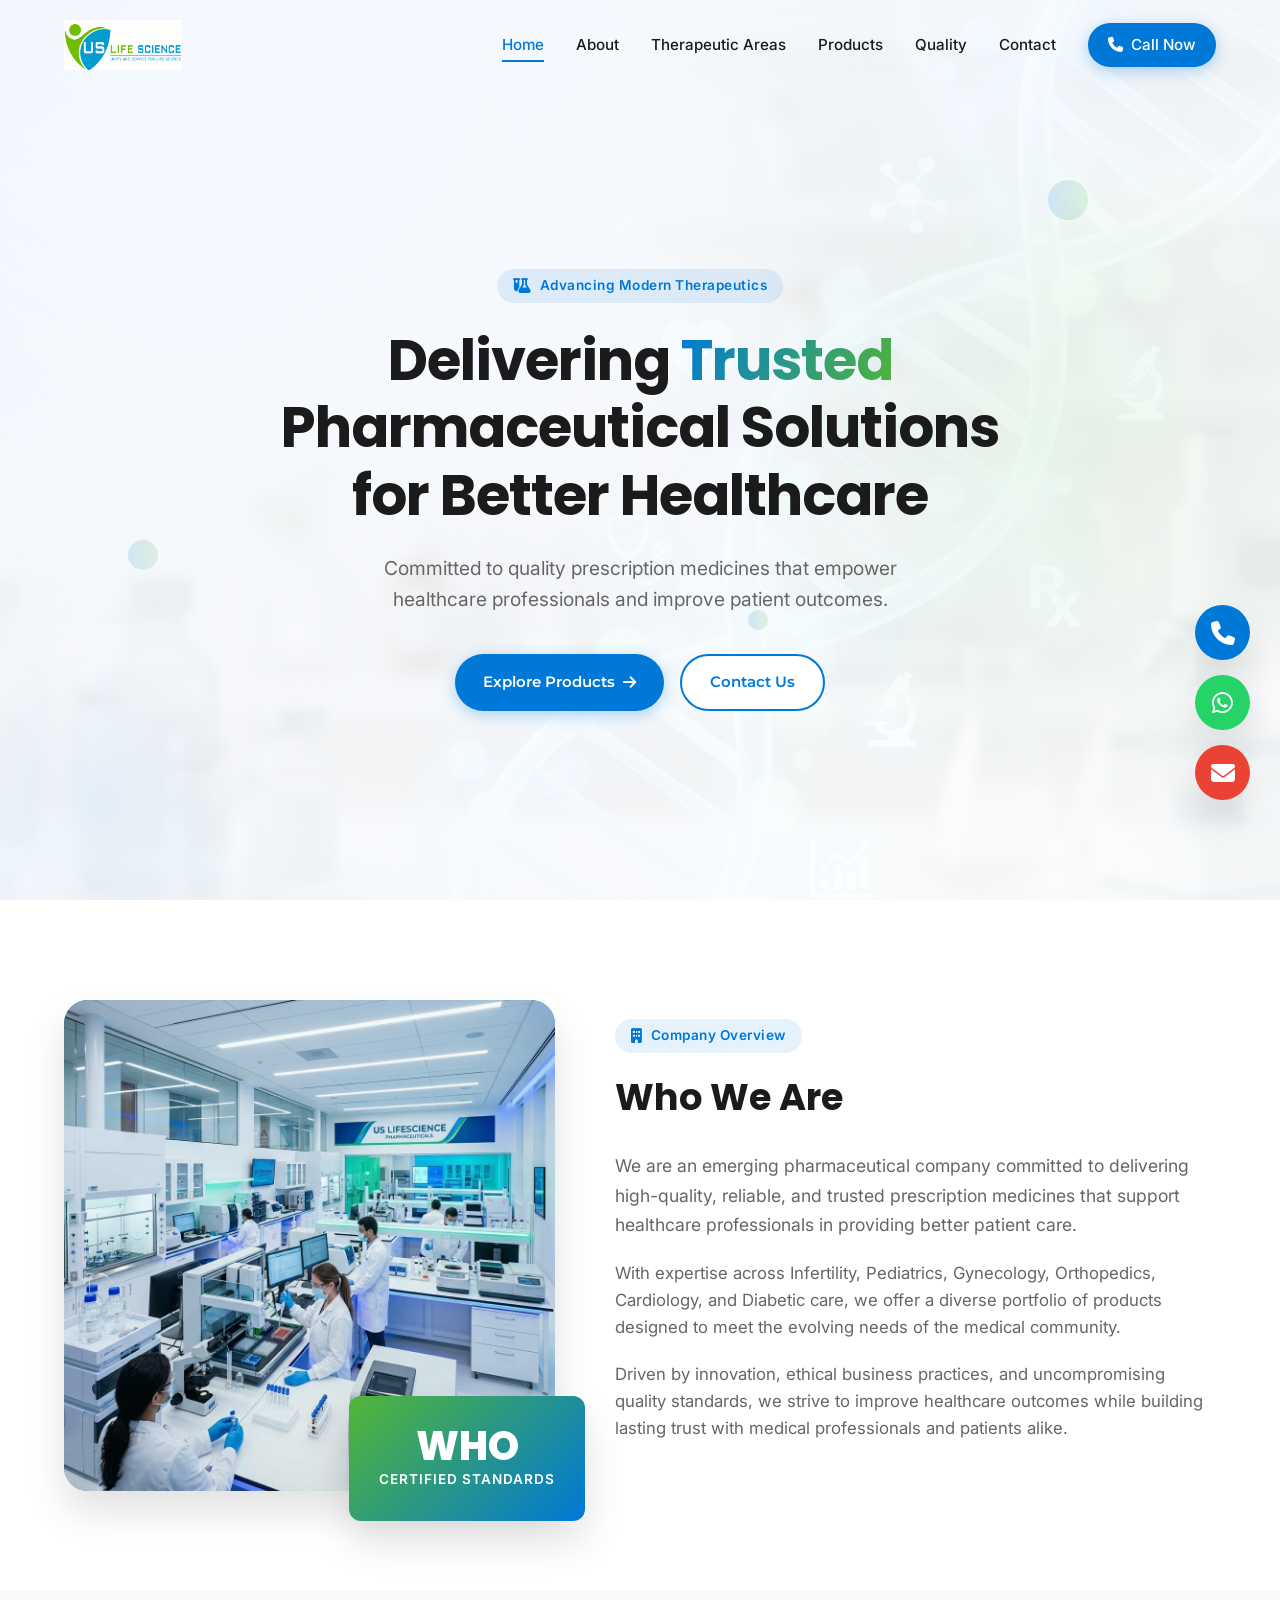
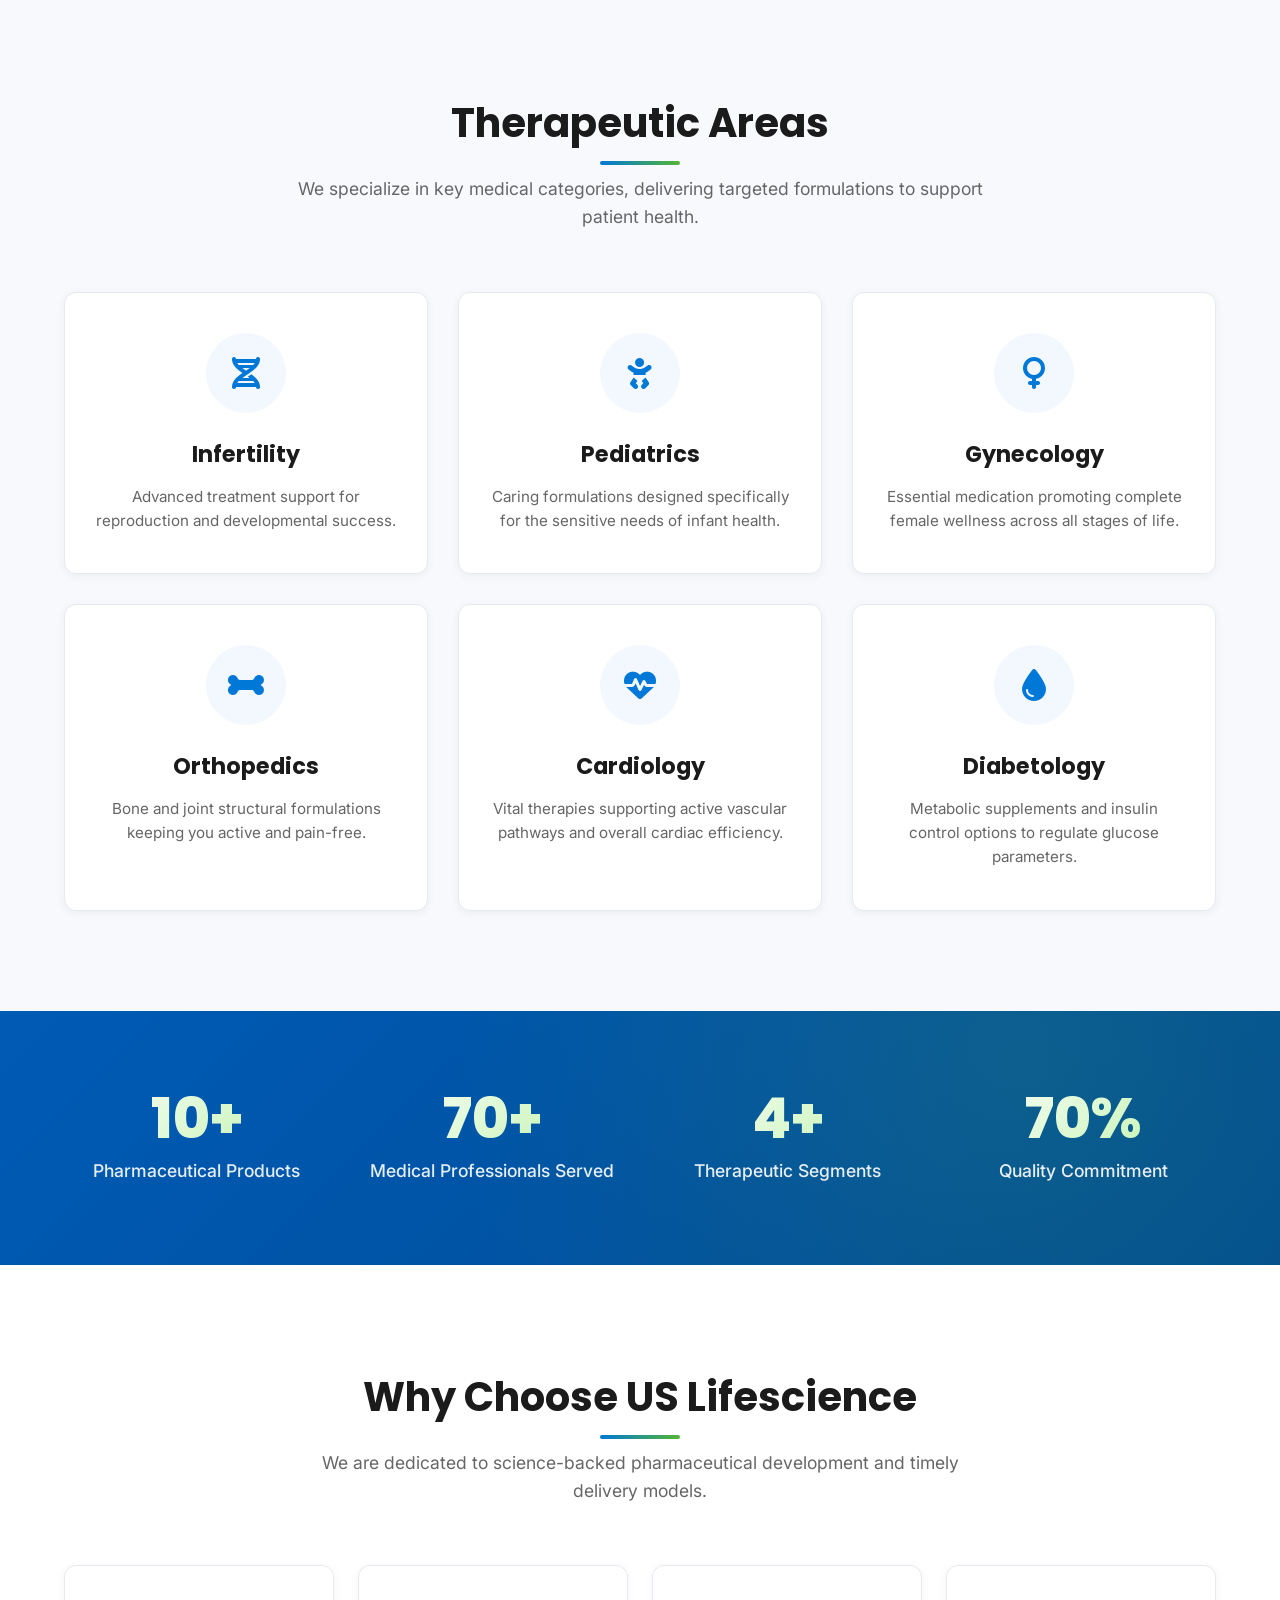
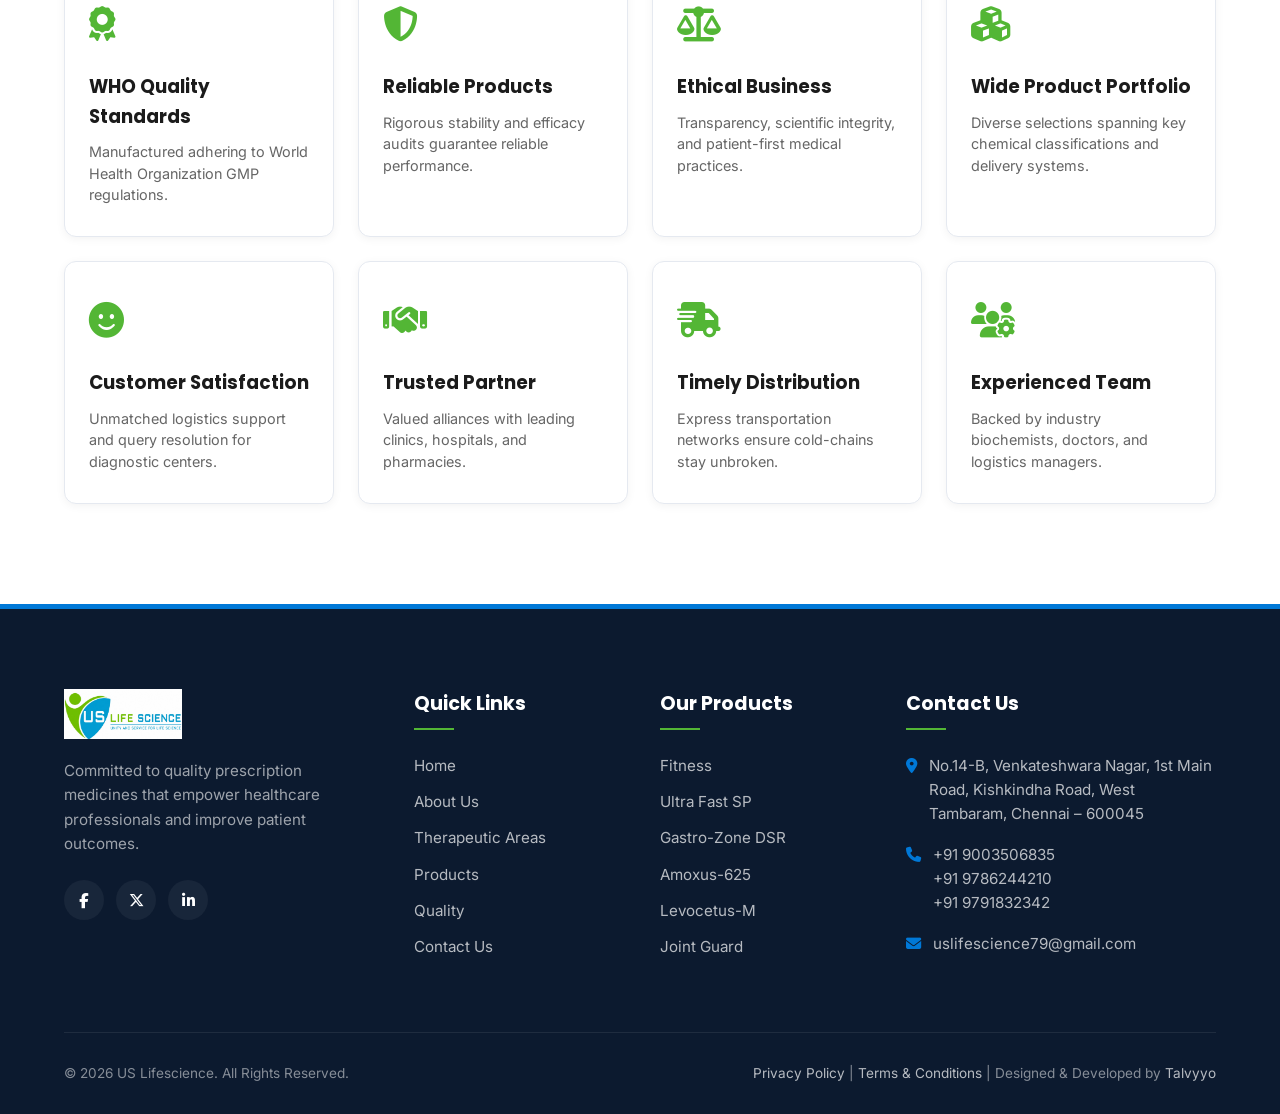
<file: index.html>
<!DOCTYPE html>
<html lang="en">
<head>
    <meta charset="UTF-8">
    <meta name="viewport" content="width=device-width, initial-scale=1.0">
    <meta http-equiv="X-UA-Compatible" content="ie=edge">
    
    <!-- SEO Requirements -->
    <title>US Lifescience | Trusted Pharmaceutical Company in Chennai</title>
    <meta name="description" content="US Lifescience is a trusted pharmaceutical company offering quality prescription medicines across Infertility, Pediatrics, Gynecology, Orthopedics, Cardiology, and Diabetology.">
    <meta name="keywords" content="Pharmaceutical Company Chennai, Prescription Medicines, Pharma Products, Healthcare Company India, Medical Products, Orthopedic Medicines, Pediatric Medicines, Gynecology Medicines, Cardiology Medicines, Diabetes Medicines">
    <meta name="author" content="Talvyyo">
    <link rel="canonical" href="http://localhost/Medical/index.html">
    
    <!-- Favicon -->
    <link rel="shortcut icon" href="images/logo/logo.jpg" type="image/x-icon">
    
    <!-- CSS Dependencies -->
    <link rel="stylesheet" href="https://cdnjs.cloudflare.com/ajax/libs/font-awesome/6.4.0/css/all.min.css">
    <link rel="stylesheet" href="css/style.css">
    <link rel="stylesheet" href="css/responsive.css">
    <link rel="stylesheet" href="css/animations.css">
</head>
<body>

    <!-- 1. Loading Screen with Logo Animation -->
    <div id="loading-screen">
        <div class="loader-logo">
            <img src="images/logo/logo.jpg" alt="US Lifescience Logo">
        </div>
        <div class="loader-bar">
            <div class="loader-progress"></div>
        </div>
    </div>

    <!-- 2. Sticky Navbar Header -->
    <header>
        <div class="container">
            <div class="nav-container">
                <div class="logo">
                    <a href="index.html">
                        <img src="images/logo/logo.jpg" alt="US Lifescience Logo" style="height: 50px; width: auto; object-fit: contain;">
                    </a>
                </div>
                
                <ul class="nav-menu">
                    <li><a href="index.html" class="active">Home</a></li>
                    <li><a href="about.html">About</a></li>
                    <li><a href="index.html#therapeutic">Therapeutic Areas</a></li>
                    <li><a href="products.html">Products</a></li>
                    <li><a href="quality.html">Quality</a></li>
                    <li><a href="contact.html">Contact</a></li>
                    <li><a href="tel:+919003506835" class="btn btn-primary btn-sm"><i class="fa-solid fa-phone"></i> Call Now</a></li>
                </ul>
                
                <div class="hamburger">
                    <span></span>
                    <span></span>
                    <span></span>
                </div>
            </div>
        </div>
    </header>

    <!-- 3. Hero Section -->
    <section class="hero">
        <div class="floating-elements">
            <div class="float-dot dot-1"></div>
            <div class="float-dot dot-2"></div>
            <div class="float-dot dot-3"></div>
        </div>
        <div class="container">
            <div class="hero-grid hero-centered">
                <div class="hero-content">
                    <div class="hero-tagline">
                        <i class="fa-solid fa-flask-vial"></i> Advancing Modern Therapeutics
                    </div>
                    <h1>Delivering <span class="highlight">Trusted</span> Pharmaceutical Solutions for Better Healthcare</h1>
                    <p class="hero-subtitle">Committed to quality prescription medicines that empower healthcare professionals and improve patient outcomes.</p>
                    <div class="hero-btns">
                        <a href="products.html" class="btn btn-primary">Explore Products <i class="fa-solid fa-arrow-right"></i></a>
                        <a href="contact.html" class="btn btn-secondary">Contact Us</a>
                    </div>
                </div>
            </div>
        </div>
    </section>

    <!-- 4. About Company Section -->
    <section class="section">
        <div class="container">
            <div class="about-split reversed">
                <div class="about-text reveal-right">
                    <div class="hero-tagline" style="margin-bottom: 15px;">
                        <i class="fa-solid fa-building"></i> Company Overview
                    </div>
                    <h2>Who We Are</h2>
                    <p>We are an emerging pharmaceutical company committed to delivering high-quality, reliable, and trusted prescription medicines that support healthcare professionals in providing better patient care.</p>
                    <p>With expertise across Infertility, Pediatrics, Gynecology, Orthopedics, Cardiology, and Diabetic care, we offer a diverse portfolio of products designed to meet the evolving needs of the medical community.</p>
                    <p>Driven by innovation, ethical business practices, and uncompromising quality standards, we strive to improve healthcare outcomes while building lasting trust with medical professionals and patients alike.</p>
                </div>
                <div class="about-image-wrapper reveal-left">
                    <div class="about-image-container">
                        <!-- Use high resolution visual placeholder that fits perfectly -->
                        <img src="images/about-laboratory.png" alt="Pharmaceutical Facility" style="width: 100%; min-height: 400px; object-fit: cover;">
                    </div>
                    <div class="experience-badge badge-right">
                        <span class="num">WHO</span>
                        <span class="text">Certified Standards</span>
                    </div>
                </div>
            </div>
        </div>
    </section>

    <!-- 5. Therapeutic Areas -->
    <section id="therapeutic" class="section section-bg-alt">
        <div class="container">
            <div class="section-header reveal">
                <h2>Therapeutic Areas</h2>
                <p>We specialize in key medical categories, delivering targeted formulations to support patient health.</p>
            </div>
            
            <div class="therapy-grid">
                <!-- Card 1 -->
                <div class="therapy-card reveal delay-1">
                    <div class="therapy-icon">
                        <i class="fa-solid fa-dna"></i>
                    </div>
                    <h3>Infertility</h3>
                    <p>Advanced treatment support for reproduction and developmental success.</p>
                </div>
                <!-- Card 2 -->
                <div class="therapy-card reveal delay-2">
                    <div class="therapy-icon">
                        <i class="fa-solid fa-baby"></i>
                    </div>
                    <h3>Pediatrics</h3>
                    <p>Caring formulations designed specifically for the sensitive needs of infant health.</p>
                </div>
                <!-- Card 3 -->
                <div class="therapy-card reveal delay-3">
                    <div class="therapy-icon">
                        <i class="fa-solid fa-venus"></i>
                    </div>
                    <h3>Gynecology</h3>
                    <p>Essential medication promoting complete female wellness across all stages of life.</p>
                </div>
                <!-- Card 4 -->
                <div class="therapy-card reveal delay-4">
                    <div class="therapy-icon">
                        <i class="fa-solid fa-bone"></i>
                    </div>
                    <h3>Orthopedics</h3>
                    <p>Bone and joint structural formulations keeping you active and pain-free.</p>
                </div>
                <!-- Card 5 -->
                <div class="therapy-card reveal delay-5">
                    <div class="therapy-icon">
                        <i class="fa-solid fa-heart-pulse"></i>
                    </div>
                    <h3>Cardiology</h3>
                    <p>Vital therapies supporting active vascular pathways and overall cardiac efficiency.</p>
                </div>
                <!-- Card 6 -->
                <div class="therapy-card reveal delay-6">
                    <div class="therapy-icon">
                        <i class="fa-solid fa-droplet"></i>
                    </div>
                    <h3>Diabetology</h3>
                    <p>Metabolic supplements and insulin control options to regulate glucose parameters.</p>
                </div>
            </div>
        </div>
    </section>

    <!-- 6. Statistics Section -->
    <section class="stats-section">
        <div class="container">
            <div class="stats-grid">
                <div class="stat-item">
                    <div class="stat-number" data-target="15" data-suffix="+">0</div>
                    <div class="stat-label">Pharmaceutical Products</div>
                </div>
                <div class="stat-item">
                    <div class="stat-number" data-target="100" data-suffix="+">0</div>
                    <div class="stat-label">Medical Professionals Served</div>
                </div>
                <div class="stat-item">
                    <div class="stat-number" data-target="6" data-suffix="+">0</div>
                    <div class="stat-label">Therapeutic Segments</div>
                </div>
                <div class="stat-item">
                    <div class="stat-number" data-target="100" data-suffix="%">0</div>
                    <div class="stat-label">Quality Commitment</div>
                </div>
            </div>
        </div>
    </section>

    <!-- 7. Why Choose Us -->
    <section class="section">
        <div class="container">
            <div class="section-header reveal">
                <h2>Why Choose US Lifescience</h2>
                <p>We are dedicated to science-backed pharmaceutical development and timely delivery models.</p>
            </div>
            
            <div class="choose-grid">
                <!-- Card 1 -->
                <div class="choose-card reveal delay-1">
                    <div class="choose-icon"><i class="fa-solid fa-award"></i></div>
                    <h4>WHO Quality Standards</h4>
                    <p>Manufactured adhering to World Health Organization GMP regulations.</p>
                </div>
                <!-- Card 2 -->
                <div class="choose-card reveal delay-2">
                    <div class="choose-icon"><i class="fa-solid fa-shield-halved"></i></div>
                    <h4>Reliable Products</h4>
                    <p>Rigorous stability and efficacy audits guarantee reliable performance.</p>
                </div>
                <!-- Card 3 -->
                <div class="choose-card reveal delay-3">
                    <div class="choose-icon"><i class="fa-solid fa-scale-balanced"></i></div>
                    <h4>Ethical Business</h4>
                    <p>Transparency, scientific integrity, and patient-first medical practices.</p>
                </div>
                <!-- Card 4 -->
                <div class="choose-card reveal delay-4">
                    <div class="choose-icon"><i class="fa-solid fa-cubes"></i></div>
                    <h4>Wide Product Portfolio</h4>
                    <p>Diverse selections spanning key chemical classifications and delivery systems.</p>
                </div>
                <!-- Card 5 -->
                <div class="choose-card reveal delay-5">
                    <div class="choose-icon"><i class="fa-solid fa-face-smile"></i></div>
                    <h4>Customer Satisfaction</h4>
                    <p>Unmatched logistics support and query resolution for diagnostic centers.</p>
                </div>
                <!-- Card 6 -->
                <div class="choose-card reveal delay-6">
                    <div class="choose-icon"><i class="fa-solid fa-handshake"></i></div>
                    <h4>Trusted Partner</h4>
                    <p>Valued alliances with leading clinics, hospitals, and pharmacies.</p>
                </div>
                <!-- Card 7 -->
                <div class="choose-card reveal delay-7">
                    <div class="choose-icon"><i class="fa-solid fa-truck-fast"></i></div>
                    <h4>Timely Distribution</h4>
                    <p>Express transportation networks ensure cold-chains stay unbroken.</p>
                </div>
                <!-- Card 8 -->
                <div class="choose-card reveal delay-8">
                    <div class="choose-icon"><i class="fa-solid fa-users-gear"></i></div>
                    <h4>Experienced Team</h4>
                    <p>Backed by industry biochemists, doctors, and logistics managers.</p>
                </div>
            </div>
        </div>
    </section>

    <!-- 8. Footer Section -->
    <footer>
        <div class="container">
            <div class="footer-grid">
                <div class="footer-col footer-about">
                    <div class="logo" style="margin-bottom: 20px;">
                        <a href="index.html">
                            <img src="images/logo/logo.jpg" alt="US Lifescience Logo" style="height: 50px; width: auto; object-fit: contain;">
                        </a>
                    </div>
                    <p>Committed to quality prescription medicines that empower healthcare professionals and improve patient outcomes.</p>
                    <div class="footer-socials">
                        <a href="#" aria-label="Facebook"><i class="fa-brands fa-facebook-f"></i></a>
                        <a href="#" aria-label="Twitter"><i class="fa-brands fa-x-twitter"></i></a>
                        <a href="#" aria-label="LinkedIn"><i class="fa-brands fa-linkedin-in"></i></a>
                    </div>
                </div>
                
                <div class="footer-col">
                    <h4>Quick Links</h4>
                    <ul class="footer-links">
                        <li><a href="index.html">Home</a></li>
                        <li><a href="about.html">About Us</a></li>
                        <li><a href="index.html#therapeutic">Therapeutic Areas</a></li>
                        <li><a href="products.html">Products</a></li>
                        <li><a href="quality.html">Quality</a></li>
                        <li><a href="contact.html">Contact Us</a></li>
                    </ul>
                </div>
                
                <div class="footer-col">
                    <h4>Our Products</h4>
                    <ul class="footer-links">
                        <li><a href="products.html">Fitness</a></li>
                        <li><a href="products.html">Ultra Fast SP</a></li>
                        <li><a href="products.html">Gastro-Zone DSR</a></li>
                        <li><a href="products.html">Amoxus-625</a></li>
                        <li><a href="products.html">Levocetus-M</a></li>
                        <li><a href="products.html">Joint Guard</a></li>
                    </ul>
                </div>
                
                <div class="footer-col">
                    <h4>Contact Us</h4>
                    <ul class="footer-contact-info">
                        <li>
                            <i class="fa-solid fa-location-dot"></i>
                            <span>No.14-B, Venkateshwara Nagar, 1st Main Road, Kishkindha Road, West Tambaram, Chennai – 600045</span>
                        </li>
                        <li>
                            <i class="fa-solid fa-phone"></i>
                            <div>
                                <a href="tel:+919003506835" style="color: inherit;">+91 9003506835</a><br>
                                <a href="tel:+919786244210" style="color: inherit;">+91 9786244210</a><br>
                                <a href="tel:+919791832342" style="color: inherit;">+91 9791832342</a>
                            </div>
                        </li>
                        <li>
                            <i class="fa-solid fa-envelope"></i>
                            <a href="mailto:uslifescience79@gmail.com" style="color: inherit;">uslifescience79@gmail.com</a>
                        </li>
                    </ul>
                </div>
            </div>
            
            <div class="footer-bottom">
                <p>&copy; 2026 US Lifescience. All Rights Reserved.</p>
                <p><a href="privacy-policy.html">Privacy Policy</a> | <a href="terms.html">Terms & Conditions</a> | Designed & Developed by <a href="#" target="_blank" rel="noopener">Talvyyo</a></p>
            </div>
        </div>
    </footer>

    <!-- 9. Floating Buttons (Phone, WhatsApp, Email, Top) -->
    <div class="floating-actions">
        <a href="tel:+919003506835" class="float-btn float-phone" aria-label="Call Us">
            <i class="fa-solid fa-phone"></i>
            <span class="float-tooltip">Call Support</span>
        </a>
        <a href="https://wa.me/919003506835" class="float-btn float-whatsapp" target="_blank" rel="noopener" aria-label="WhatsApp Chat">
            <i class="fa-brands fa-whatsapp"></i>
            <span class="float-tooltip">WhatsApp Live</span>
        </a>
        <a href="mailto:uslifescience79@gmail.com" class="float-btn float-email" aria-label="Email Enquiry">
            <i class="fa-solid fa-envelope"></i>
            <span class="float-tooltip">Send Email</span>
        </a>
        <a href="#" class="float-btn float-top" aria-label="Back to Top">
            <i class="fa-solid fa-arrow-up"></i>
            <span class="float-tooltip">Back to Top</span>
        </a>
    </div>

    <!-- JS Scripts -->
    <script src="js/main.js"></script>
    <script src="js/animations.js"></script>
    <script src="js/counter.js"></script>
</body>
</html>
</file>
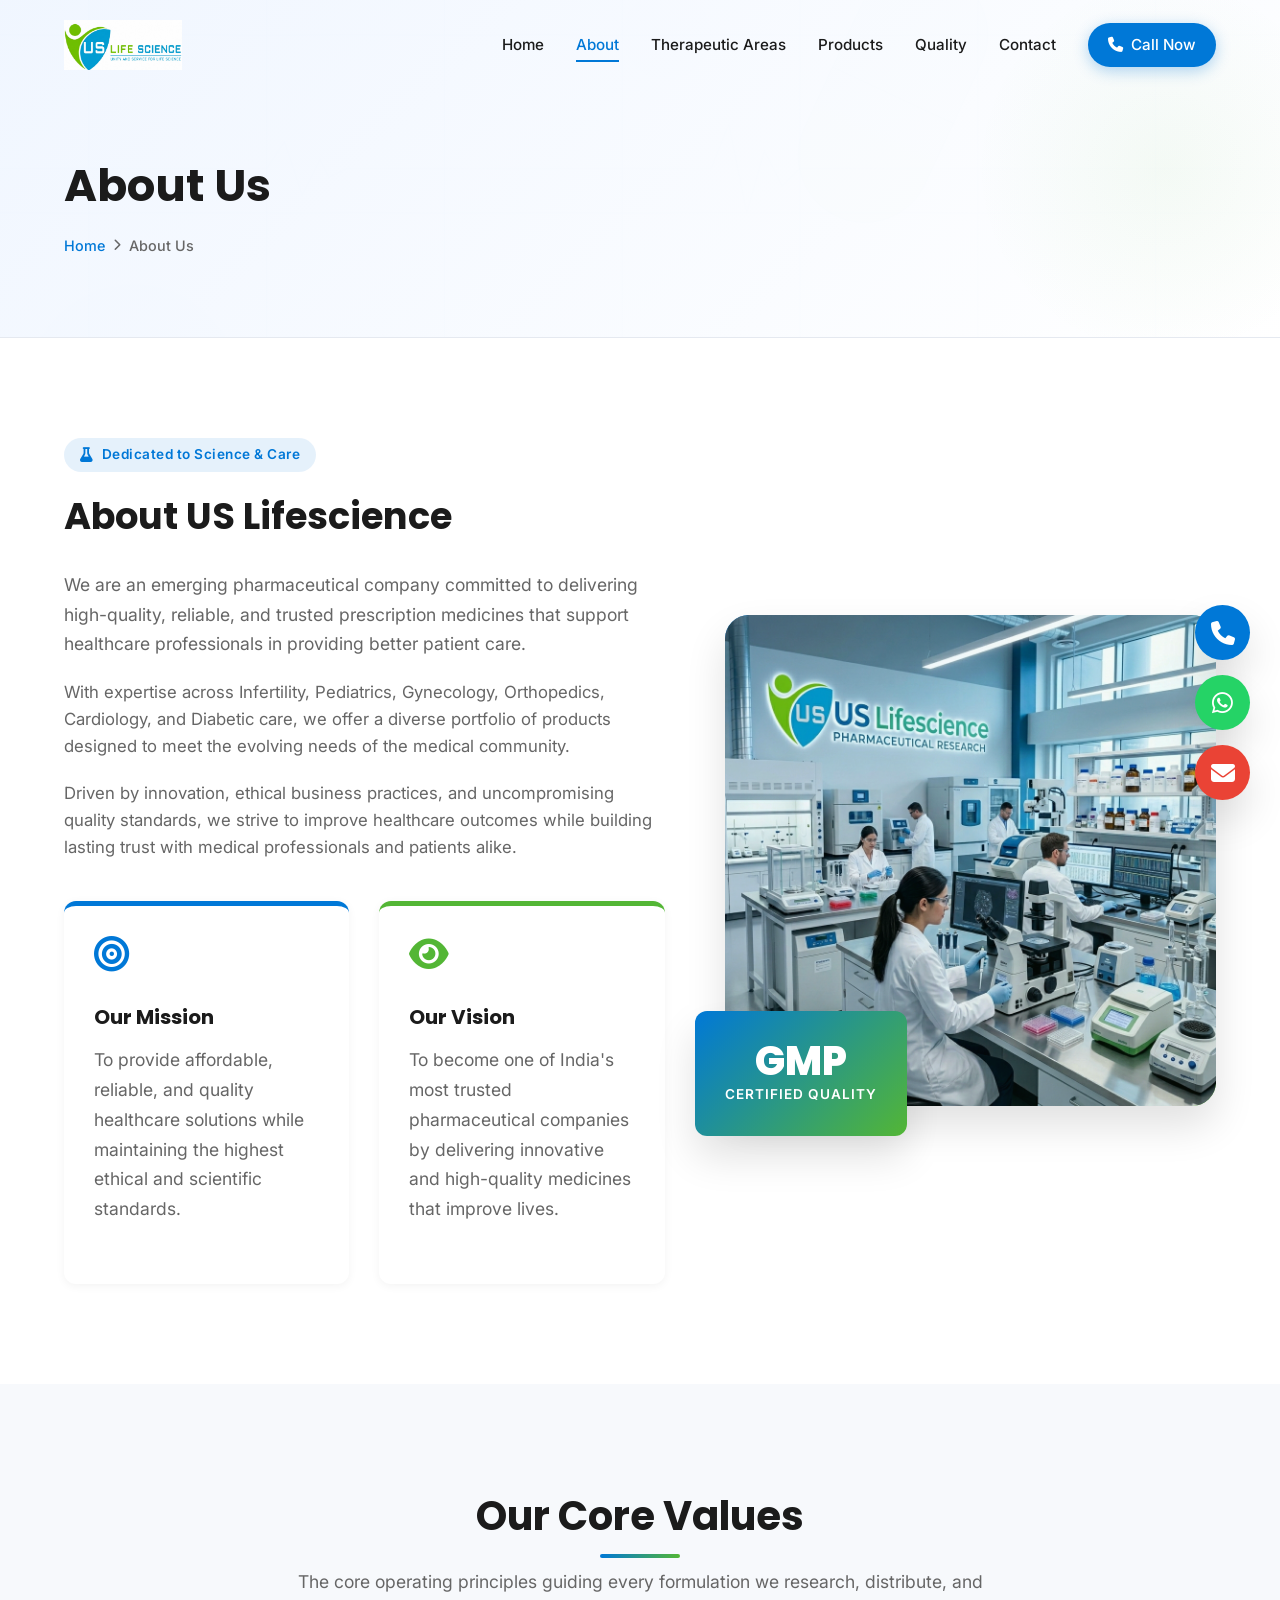
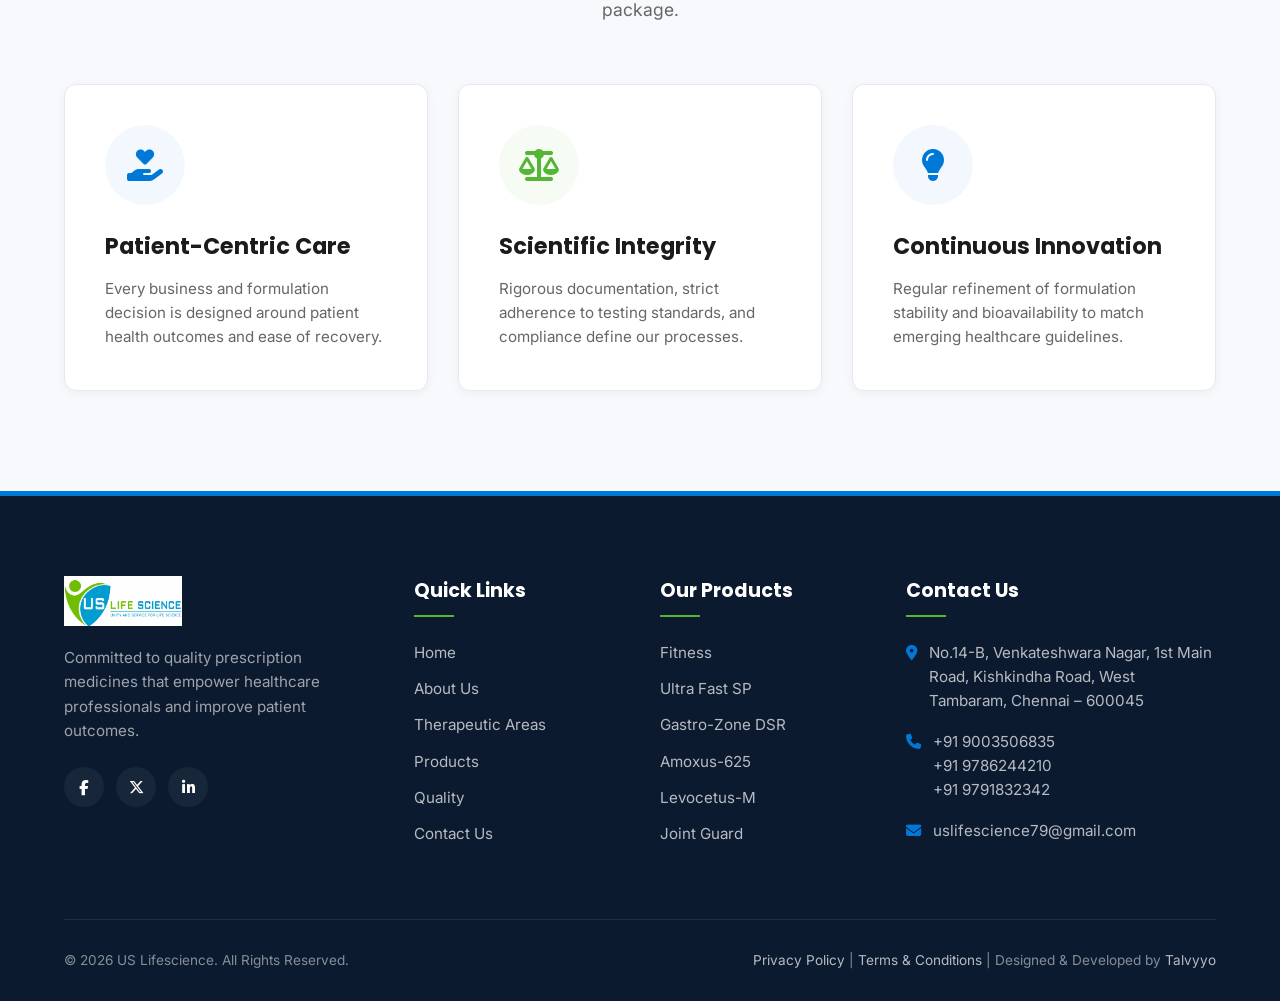
<file: about.html>
<!DOCTYPE html>
<html lang="en">
<head>
    <meta charset="UTF-8">
    <meta name="viewport" content="width=device-width, initial-scale=1.0">
    <meta http-equiv="X-UA-Compatible" content="ie=edge">
    
    <title>About Us | US Lifescience | Pharmaceutical Chennai</title>
    <meta name="description" content="Learn about US Lifescience, our mission, vision, and core pharmaceutical principles in serving healthcare professionals and patients with premium medicines.">
    <meta name="keywords" content="US Lifescience, Pharmaceutical Company Chennai, Healthcare India, Quality Medicines, About US Lifescience">
    <meta name="author" content="Talvyyo">
    
    <link rel="shortcut icon" href="images/logo/logo.jpg" type="image/x-icon">
    <link rel="stylesheet" href="https://cdnjs.cloudflare.com/ajax/libs/font-awesome/6.4.0/css/all.min.css">
    <link rel="stylesheet" href="css/style.css">
    <link rel="stylesheet" href="css/responsive.css">
    <link rel="stylesheet" href="css/animations.css">
</head>
<body>

    <!-- 1. Loading Screen -->
    <div id="loading-screen">
        <div class="loader-logo">
            <img src="images/logo/logo.jpg" alt="US Lifescience Logo">
        </div>
        <div class="loader-bar">
            <div class="loader-progress"></div>
        </div>
    </div>

    <!-- 2. Header & Sticky Navbar -->
    <header>
        <div class="container">
            <div class="nav-container">
                <div class="logo">
                    <a href="index.html">
                        <img src="images/logo/logo.jpg" alt="US Lifescience Logo" style="height: 50px; width: auto; object-fit: contain;">
                    </a>
                </div>
                
                <ul class="nav-menu">
                    <li><a href="index.html">Home</a></li>
                    <li><a href="about.html" class="active">About</a></li>
                    <li><a href="index.html#therapeutic">Therapeutic Areas</a></li>
                    <li><a href="products.html">Products</a></li>
                    <li><a href="quality.html">Quality</a></li>
                    <li><a href="contact.html">Contact</a></li>
                    <li><a href="tel:+919003506835" class="btn btn-primary btn-sm"><i class="fa-solid fa-phone"></i> Call Now</a></li>
                </ul>
                
                <div class="hamburger">
                    <span></span>
                    <span></span>
                    <span></span>
                </div>
            </div>
        </div>
    </header>

    <!-- 3. Inner Banner -->
    <section class="inner-banner">
        <div class="container">
            <div class="inner-banner-content">
                <h1>About Us</h1>
                <div class="breadcrumbs">
                    <a href="index.html">Home</a>
                    <i class="fa-solid fa-chevron-right" style="font-size: 0.75rem; color: var(--muted-text);"></i>
                    <span>About Us</span>
                </div>
            </div>
        </div>
    </section>

    <!-- 4. Main Corporate Profile -->
    <section class="section">
        <div class="container">
            <div class="about-split">
                <div class="about-text reveal-left">
                    <div class="hero-tagline" style="margin-bottom: 15px;">
                        <i class="fa-solid fa-flask"></i> Dedicated to Science & Care
                    </div>
                    <h2>About US Lifescience</h2>
                    <p>
                        We are an emerging pharmaceutical company committed to delivering high-quality, reliable, and trusted prescription medicines that support healthcare professionals in providing better patient care.
                    </p>
                    <p>
                        With expertise across Infertility, Pediatrics, Gynecology, Orthopedics, Cardiology, and Diabetic care, we offer a diverse portfolio of products designed to meet the evolving needs of the medical community.
                    </p>
                    <p>
                        Driven by innovation, ethical business practices, and uncompromising quality standards, we strive to improve healthcare outcomes while building lasting trust with medical professionals and patients alike.
                    </p>
                    
                    <div class="mission-vision-grid">
                        <div class="mv-card mission-card">
                            <i class="fa-solid fa-bullseye"></i>
                            <h4>Our Mission</h4>
                            <p>To provide affordable, reliable, and quality healthcare solutions while maintaining the highest ethical and scientific standards.</p>
                        </div>
                        <div class="mv-card vision-card">
                            <i class="fa-solid fa-eye"></i>
                            <h4>Our Vision</h4>
                            <p>To become one of India's most trusted pharmaceutical companies by delivering innovative and high-quality medicines that improve lives.</p>
                        </div>
                    </div>
                </div>
                
                <div class="about-image-wrapper reveal-right">
                    <div class="about-image-container">
                        <img src="images/about-laboratory-2.png" alt="Laboratory work" style="width: 100%; height: auto; min-height: 450px; object-fit: cover;">
                    </div>
                    <div class="experience-badge">
                        <span class="num">GMP</span>
                        <span class="text">Certified Quality</span>
                    </div>
                </div>
            </div>
        </div>
    </section>

    <!-- 5. Corporate Core Values Section -->
    <section class="section section-bg-alt">
        <div class="container">
            <div class="section-header reveal">
                <h2>Our Core Values</h2>
                <p>The core operating principles guiding every formulation we research, distribute, and package.</p>
            </div>
            
            <div class="therapy-grid">
                <!-- Value 1 -->
                <div class="therapy-card reveal delay-1" style="text-align: left; padding: 40px;">
                    <div class="therapy-icon" style="margin: 0 0 24px 0;"><i class="fa-solid fa-hand-holding-heart"></i></div>
                    <h3>Patient-Centric Care</h3>
                    <p>Every business and formulation decision is designed around patient health outcomes and ease of recovery.</p>
                </div>
                <!-- Value 2 -->
                <div class="therapy-card reveal delay-2" style="text-align: left; padding: 40px;">
                    <div class="therapy-icon" style="margin: 0 0 24px 0; color: var(--medical-green); background-color: rgba(83,182,53,0.05);"><i class="fa-solid fa-scale-balanced"></i></div>
                    <h3>Scientific Integrity</h3>
                    <p>Rigorous documentation, strict adherence to testing standards, and compliance define our processes.</p>
                </div>
                <!-- Value 3 -->
                <div class="therapy-card reveal delay-3" style="text-align: left; padding: 40px;">
                    <div class="therapy-icon" style="margin: 0 0 24px 0;"><i class="fa-solid fa-lightbulb"></i></div>
                    <h3>Continuous Innovation</h3>
                    <p>Regular refinement of formulation stability and bioavailability to match emerging healthcare guidelines.</p>
                </div>
            </div>
        </div>
    </section>

    <!-- 6. Footer Section -->
    <footer>
        <div class="container">
            <div class="footer-grid">
                <div class="footer-col footer-about">
                    <div class="logo" style="margin-bottom: 20px;">
                        <a href="index.html">
                            <img src="images/logo/logo.jpg" alt="US Lifescience Logo" style="height: 50px; width: auto; object-fit: contain;">
                        </a>
                    </div>
                    <p>Committed to quality prescription medicines that empower healthcare professionals and improve patient outcomes.</p>
                    <div class="footer-socials">
                        <a href="#" aria-label="Facebook"><i class="fa-brands fa-facebook-f"></i></a>
                        <a href="#" aria-label="Twitter"><i class="fa-brands fa-x-twitter"></i></a>
                        <a href="#" aria-label="LinkedIn"><i class="fa-brands fa-linkedin-in"></i></a>
                    </div>
                </div>
                
                <div class="footer-col">
                    <h4>Quick Links</h4>
                    <ul class="footer-links">
                        <li><a href="index.html">Home</a></li>
                        <li><a href="about.html">About Us</a></li>
                        <li><a href="index.html#therapeutic">Therapeutic Areas</a></li>
                        <li><a href="products.html">Products</a></li>
                        <li><a href="quality.html">Quality</a></li>
                        <li><a href="contact.html">Contact Us</a></li>
                    </ul>
                </div>
                
                <div class="footer-col">
                    <h4>Our Products</h4>
                    <ul class="footer-links">
                        <li><a href="products.html">Fitness</a></li>
                        <li><a href="products.html">Ultra Fast SP</a></li>
                        <li><a href="products.html">Gastro-Zone DSR</a></li>
                        <li><a href="products.html">Amoxus-625</a></li>
                        <li><a href="products.html">Levocetus-M</a></li>
                        <li><a href="products.html">Joint Guard</a></li>
                    </ul>
                </div>
                
                <div class="footer-col">
                    <h4>Contact Us</h4>
                    <ul class="footer-contact-info">
                        <li>
                            <i class="fa-solid fa-location-dot"></i>
                            <span>No.14-B, Venkateshwara Nagar, 1st Main Road, Kishkindha Road, West Tambaram, Chennai – 600045</span>
                        </li>
                        <li>
                            <i class="fa-solid fa-phone"></i>
                            <div>
                                <a href="tel:+919003506835" style="color: inherit;">+91 9003506835</a><br>
                                <a href="tel:+919786244210" style="color: inherit;">+91 9786244210</a><br>
                                <a href="tel:+919791832342" style="color: inherit;">+91 9791832342</a>
                            </div>
                        </li>
                        <li>
                            <i class="fa-solid fa-envelope"></i>
                            <a href="mailto:uslifescience79@gmail.com" style="color: inherit;">uslifescience79@gmail.com</a>
                        </li>
                    </ul>
                </div>
            </div>
            
            <div class="footer-bottom">
                <p>&copy; 2026 US Lifescience. All Rights Reserved.</p>
                <p><a href="privacy-policy.html">Privacy Policy</a> | <a href="terms.html">Terms & Conditions</a> | Designed & Developed by <a href="#" target="_blank" rel="noopener">Talvyyo</a></p>
            </div>
        </div>
    </footer>

    <!-- 7. Floating Buttons -->
    <div class="floating-actions">
        <a href="tel:+919003506835" class="float-btn float-phone" aria-label="Call Us">
            <i class="fa-solid fa-phone"></i>
            <span class="float-tooltip">Call Support</span>
        </a>
        <a href="https://wa.me/919003506835" class="float-btn float-whatsapp" target="_blank" rel="noopener" aria-label="WhatsApp Chat">
            <i class="fa-brands fa-whatsapp"></i>
            <span class="float-tooltip">WhatsApp Live</span>
        </a>
        <a href="mailto:uslifescience79@gmail.com" class="float-btn float-email" aria-label="Email Enquiry">
            <i class="fa-solid fa-envelope"></i>
            <span class="float-tooltip">Send Email</span>
        </a>
        <a href="#" class="float-btn float-top" aria-label="Back to Top">
            <i class="fa-solid fa-arrow-up"></i>
            <span class="float-tooltip">Back to Top</span>
        </a>
    </div>

    <script src="js/main.js"></script>
    <script src="js/animations.js"></script>
</body>
</html>
</file>
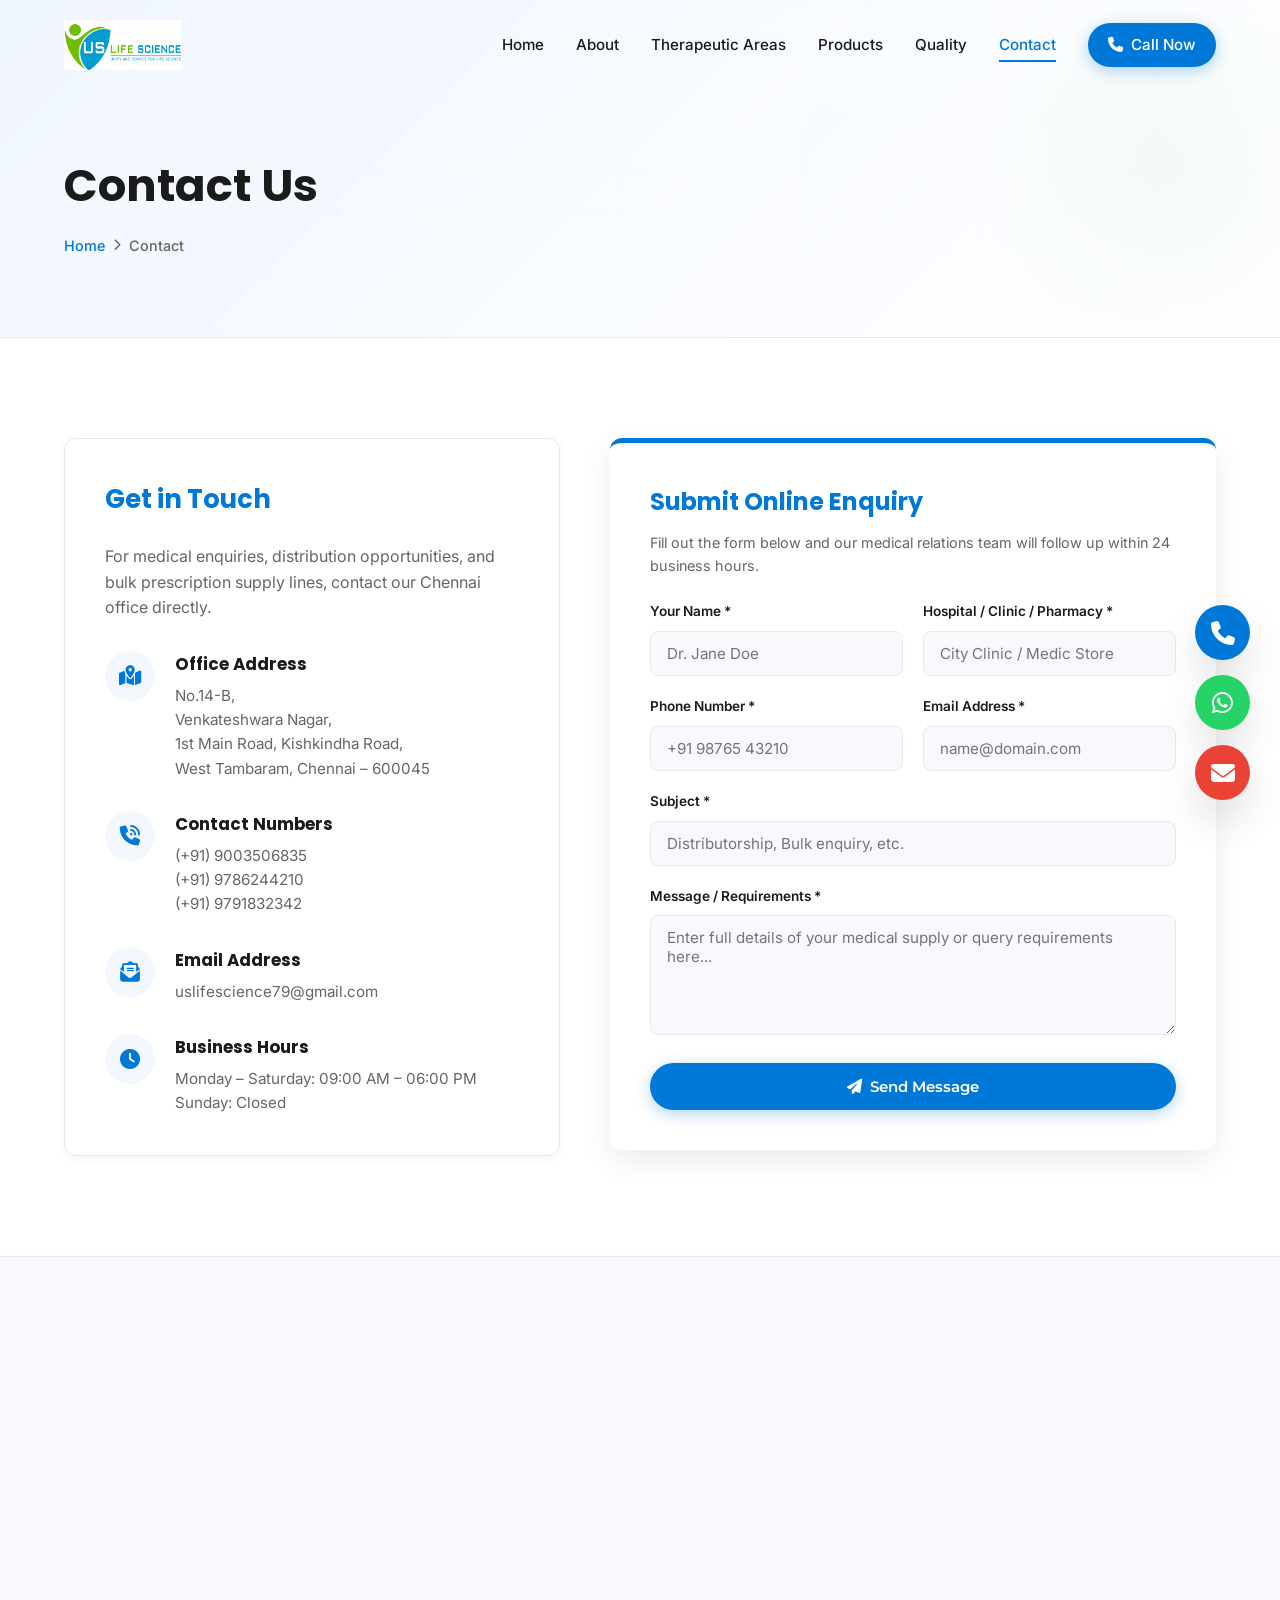
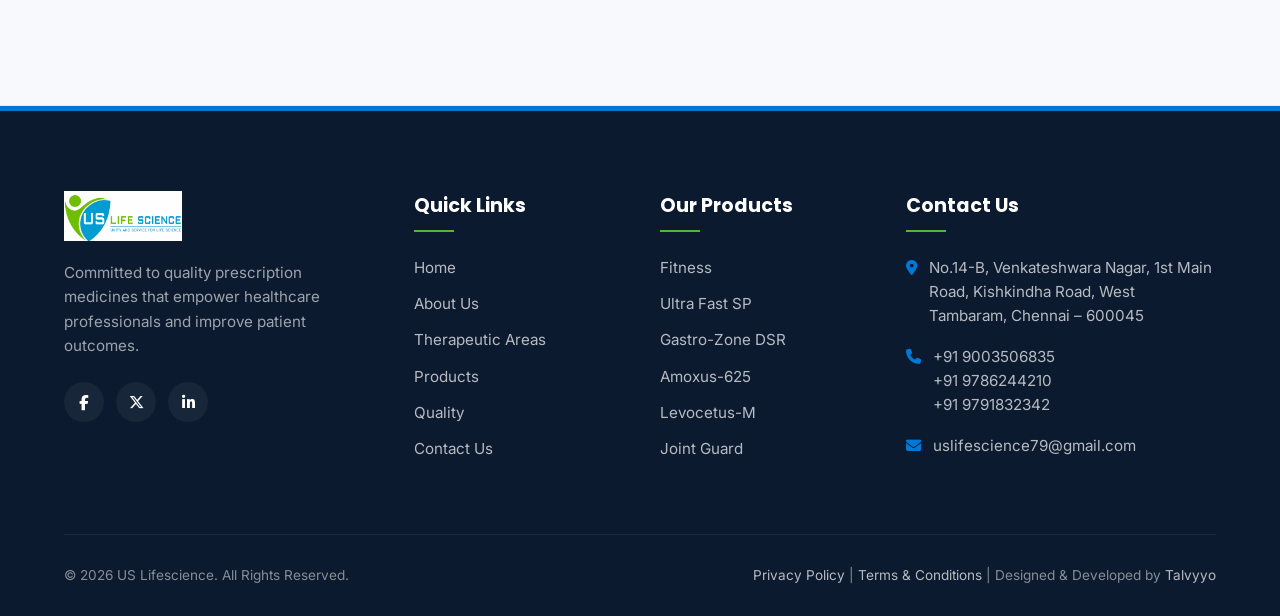
<file: contact.html>
<!DOCTYPE html>
<html lang="en">
<head>
    <meta charset="UTF-8">
    <meta name="viewport" content="width=device-width, initial-scale=1.0">
    <meta http-equiv="X-UA-Compatible" content="ie=edge">
    
    <title>Contact Us | US Lifescience | Tambaram, Chennai</title>
    <meta name="description" content="Get in touch with US Lifescience in West Tambaram, Chennai. Contact numbers: +91 9003506835. Submit enquiries for distributorship and clinic supply.">
    <meta name="keywords" content="US Lifescience contact, Tambaram pharmacy office, Chennai pharma supplier phone, medical distributor Chennai">
    <meta name="author" content="Talvyyo">
    
    <link rel="shortcut icon" href="images/logo/logo.jpg" type="image/x-icon">
    <link rel="stylesheet" href="https://cdnjs.cloudflare.com/ajax/libs/font-awesome/6.4.0/css/all.min.css">
    <link rel="stylesheet" href="css/style.css">
    <link rel="stylesheet" href="css/responsive.css">
    <link rel="stylesheet" href="css/animations.css">
</head>
<body>

    <!-- 1. Loading Screen -->
    <div id="loading-screen">
        <div class="loader-logo">
            <img src="images/logo/logo.jpg" alt="US Lifescience Logo">
        </div>
        <div class="loader-bar">
            <div class="loader-progress"></div>
        </div>
    </div>

    <!-- 2. Header & Sticky Navbar -->
    <header>
        <div class="container">
            <div class="nav-container">
                <div class="logo">
                    <a href="index.html">
                        <img src="images/logo/logo.jpg" alt="US Lifescience Logo" style="height: 50px; width: auto; object-fit: contain;">
                    </a>
                </div>
                
                <ul class="nav-menu">
                    <li><a href="index.html">Home</a></li>
                    <li><a href="about.html">About</a></li>
                    <li><a href="index.html#therapeutic">Therapeutic Areas</a></li>
                    <li><a href="products.html">Products</a></li>
                    <li><a href="quality.html">Quality</a></li>
                    <li><a href="contact.html" class="active">Contact</a></li>
                    <li><a href="tel:+919003506835" class="btn btn-primary btn-sm"><i class="fa-solid fa-phone"></i> Call Now</a></li>
                </ul>
                
                <div class="hamburger">
                    <span></span>
                    <span></span>
                    <span></span>
                </div>
            </div>
        </div>
    </header>

    <!-- 3. Inner Banner -->
    <section class="inner-banner">
        <div class="container">
            <div class="inner-banner-content">
                <h1>Contact Us</h1>
                <div class="breadcrumbs">
                    <a href="index.html">Home</a>
                    <i class="fa-solid fa-chevron-right" style="font-size: 0.75rem; color: var(--muted-text);"></i>
                    <span>Contact</span>
                </div>
            </div>
        </div>
    </section>

    <!-- 4. Contact Details & Form Section -->
    <section class="section">
        <div class="container">
            <div class="contact-grid">
                
                <!-- Left: Contact Details Panel -->
                <div class="contact-info-panel reveal-left">
                    <h3>Get in Touch</h3>
                    <p style="margin-bottom: 30px;">For medical enquiries, distribution opportunities, and bulk prescription supply lines, contact our Chennai office directly.</p>
                    
                    <div class="contact-details">
                        <!-- Office Address -->
                        <div class="contact-item">
                            <div class="contact-item-icon"><i class="fa-solid fa-map-location-dot"></i></div>
                            <div class="contact-item-text">
                                <h4>Office Address</h4>
                                <p>No.14-B,<br>Venkateshwara Nagar,<br>1st Main Road, Kishkindha Road,<br>West Tambaram, Chennai – 600045</p>
                            </div>
                        </div>
                        
                        <!-- Contact Numbers -->
                        <div class="contact-item">
                            <div class="contact-item-icon"><i class="fa-solid fa-phone-volume"></i></div>
                            <div class="contact-item-text">
                                <h4>Contact Numbers</h4>
                                <p>
                                    <a href="tel:+919003506835">(+91) 9003506835</a><br>
                                    <a href="tel:+919786244210">(+91) 9786244210</a><br>
                                    <a href="tel:+919791832342">(+91) 9791832342</a>
                                </p>
                            </div>
                        </div>
                        
                        <!-- Email Address -->
                        <div class="contact-item">
                            <div class="contact-item-icon"><i class="fa-solid fa-envelope-open-text"></i></div>
                            <div class="contact-item-text">
                                <h4>Email Address</h4>
                                <p><a href="mailto:uslifescience79@gmail.com">uslifescience79@gmail.com</a></p>
                            </div>
                        </div>
                        
                        <!-- Operating Hours -->
                        <div class="contact-item">
                            <div class="contact-item-icon"><i class="fa-solid fa-clock"></i></div>
                            <div class="contact-item-text">
                                <h4>Business Hours</h4>
                                <p>Monday – Saturday: 09:00 AM – 06:00 PM <br>Sunday: Closed</p>
                            </div>
                        </div>
                    </div>
                </div>
                
                <!-- Right: Captcha Protected Secure Form -->
                <div class="contact-form-panel reveal-right">
                    <h3 style="font-size: 1.5rem; margin-bottom: 10px; color: var(--primary-blue);">Submit Online Enquiry</h3>
                    <p style="margin-bottom: 24px; font-size: 0.9rem;">Fill out the form below and our medical relations team will follow up within 24 business hours.</p>
                    
                    <!-- Response Alert Div -->
                    <div id="formMessage" class="form-message"></div>
                    
                    <form id="enquiryForm" method="POST" novalidate>
                        <!-- Security Token Placeholder (Loaded dynamically by JS) -->
                        <input type="hidden" name="csrf_token" value="">
                        
                        <div class="form-group-row">
                            <div class="form-group">
                                <label for="name">Your Name *</label>
                                <input type="text" id="name" name="name" class="form-control" placeholder="Dr. Jane Doe" required>
                            </div>
                            <div class="form-group">
                                <label for="hospital">Hospital / Clinic / Pharmacy *</label>
                                <input type="text" id="hospital" name="hospital" class="form-control" placeholder="City Clinic / Medic Store" required>
                            </div>
                        </div>
                        
                        <div class="form-group-row">
                            <div class="form-group">
                                <label for="phone">Phone Number *</label>
                                <input type="tel" id="phone" name="phone" class="form-control" placeholder="+91 98765 43210" required>
                            </div>
                            <div class="form-group">
                                <label for="email">Email Address *</label>
                                <input type="email" id="email" name="email" class="form-control" placeholder="name@domain.com" required>
                            </div>
                        </div>
                        
                        <div class="form-group">
                            <label for="subject">Subject *</label>
                            <input type="text" id="subject" name="subject" class="form-control" placeholder="Distributorship, Bulk enquiry, etc." required>
                        </div>
                        
                        <div class="form-group">
                            <label for="message">Message / Requirements *</label>
                            <textarea id="message" name="message" class="form-control" placeholder="Enter full details of your medical supply or query requirements here..." required></textarea>
                        </div>
                        
                        <button type="submit" class="btn btn-primary" style="width: 100%;">
                            <i class="fa-solid fa-paper-plane"></i> Send Message
                        </button>
                    </form>
                </div>
                
            </div>
        </div>
    </section>

    <!-- 5. Interactive Embedded Google Map -->
    <section class="map-section">
        <!-- Google Map Embedded Location for West Tambaram, Chennai -->
        <iframe src="https://www.google.com/maps/embed?pb=!1m18!1m12!1m3!1d3888.7516839366526!2d80.1118167!3d12.9237937!2m3!1f0!2f0!3f0!3m2!1i1024!2i768!4f13.1!3m3!1m2!1s0x3a525f6e3c31828f%3A0xe54ef864c3983fd2!2sWest%20Tambaram%2C%20Tambaram%2C%20Chennai%2C%20Tamil%20Nadu!5e0!3m2!1sen!2sin!4v1700000000000!5m2!1sen!2sin" 
                allowfullscreen="" loading="lazy" referrerpolicy="no-referrer-when-downgrade" title="US Lifescience Tambaram Office Map Location"></iframe>
    </section>

    <!-- 6. Footer Section -->
    <footer>
        <div class="container">
            <div class="footer-grid">
                <div class="footer-col footer-about">
                    <div class="logo" style="margin-bottom: 20px;">
                        <a href="index.html">
                            <img src="images/logo/logo.jpg" alt="US Lifescience Logo" style="height: 50px; width: auto; object-fit: contain;">
                        </a>
                    </div>
                    <p>Committed to quality prescription medicines that empower healthcare professionals and improve patient outcomes.</p>
                    <div class="footer-socials">
                        <a href="#" aria-label="Facebook"><i class="fa-brands fa-facebook-f"></i></a>
                        <a href="#" aria-label="Twitter"><i class="fa-brands fa-x-twitter"></i></a>
                        <a href="#" aria-label="LinkedIn"><i class="fa-brands fa-linkedin-in"></i></a>
                    </div>
                </div>
                
                <div class="footer-col">
                    <h4>Quick Links</h4>
                    <ul class="footer-links">
                        <li><a href="index.html">Home</a></li>
                        <li><a href="about.html">About Us</a></li>
                        <li><a href="index.html#therapeutic">Therapeutic Areas</a></li>
                        <li><a href="products.html">Products</a></li>
                        <li><a href="quality.html">Quality</a></li>
                        <li><a href="contact.html">Contact Us</a></li>
                    </ul>
                </div>
                
                <div class="footer-col">
                    <h4>Our Products</h4>
                    <ul class="footer-links">
                        <li><a href="products.html">Fitness</a></li>
                        <li><a href="products.html">Ultra Fast SP</a></li>
                        <li><a href="products.html">Gastro-Zone DSR</a></li>
                        <li><a href="products.html">Amoxus-625</a></li>
                        <li><a href="products.html">Levocetus-M</a></li>
                        <li><a href="products.html">Joint Guard</a></li>
                    </ul>
                </div>
                
                <div class="footer-col">
                    <h4>Contact Us</h4>
                    <ul class="footer-contact-info">
                        <li>
                            <i class="fa-solid fa-location-dot"></i>
                            <span>No.14-B, Venkateshwara Nagar, 1st Main Road, Kishkindha Road, West Tambaram, Chennai – 600045</span>
                        </li>
                        <li>
                            <i class="fa-solid fa-phone"></i>
                            <div>
                                <a href="tel:+919003506835" style="color: inherit;">+91 9003506835</a><br>
                                <a href="tel:+919786244210" style="color: inherit;">+91 9786244210</a><br>
                                <a href="tel:+919791832342" style="color: inherit;">+91 9791832342</a>
                            </div>
                        </li>
                        <li>
                            <i class="fa-solid fa-envelope"></i>
                            <a href="mailto:uslifescience79@gmail.com" style="color: inherit;">uslifescience79@gmail.com</a>
                        </li>
                    </ul>
                </div>
            </div>
            
            <div class="footer-bottom">
                <p>&copy; 2026 US Lifescience. All Rights Reserved.</p>
                <p><a href="privacy-policy.html">Privacy Policy</a> | <a href="terms.html">Terms & Conditions</a> | Designed & Developed by <a href="#" target="_blank" rel="noopener">Talvyyo</a></p>
            </div>
        </div>
    </footer>

    <!-- 7. Floating Buttons -->
    <div class="floating-actions">
        <a href="tel:+919003506835" class="float-btn float-phone" aria-label="Call Us">
            <i class="fa-solid fa-phone"></i>
            <span class="float-tooltip">Call Support</span>
        </a>
        <a href="https://wa.me/919003506835" class="float-btn float-whatsapp" target="_blank" rel="noopener" aria-label="WhatsApp Chat">
            <i class="fa-brands fa-whatsapp"></i>
            <span class="float-tooltip">WhatsApp Live</span>
        </a>
        <a href="mailto:uslifescience79@gmail.com" class="float-btn float-email" aria-label="Email Enquiry">
            <i class="fa-solid fa-envelope"></i>
            <span class="float-tooltip">Send Email</span>
        </a>
        <a href="#" class="float-btn float-top" aria-label="Back to Top">
            <i class="fa-solid fa-arrow-up"></i>
            <span class="float-tooltip">Back to Top</span>
        </a>
    </div>

    <script src="js/main.js"></script>
    <script src="js/animations.js"></script>
    <script>
        // Pre-fill subject field if passed in URL parameter
        document.addEventListener('DOMContentLoaded', () => {
            const urlParams = new URLSearchParams(window.location.search);
            const subjectParam = urlParams.get('subject');
            if (subjectParam) {
                const subjectInput = document.getElementById('subject');
                if (subjectInput) {
                    subjectInput.value = subjectParam;
                    // Add micro glow animation to show it was populated
                    subjectInput.style.borderColor = 'var(--medical-green)';
                    setTimeout(() => {
                        subjectInput.style.borderColor = '';
                    }, 1500);
                }
            }
        });
    </script>
</body>
</html>
</file>
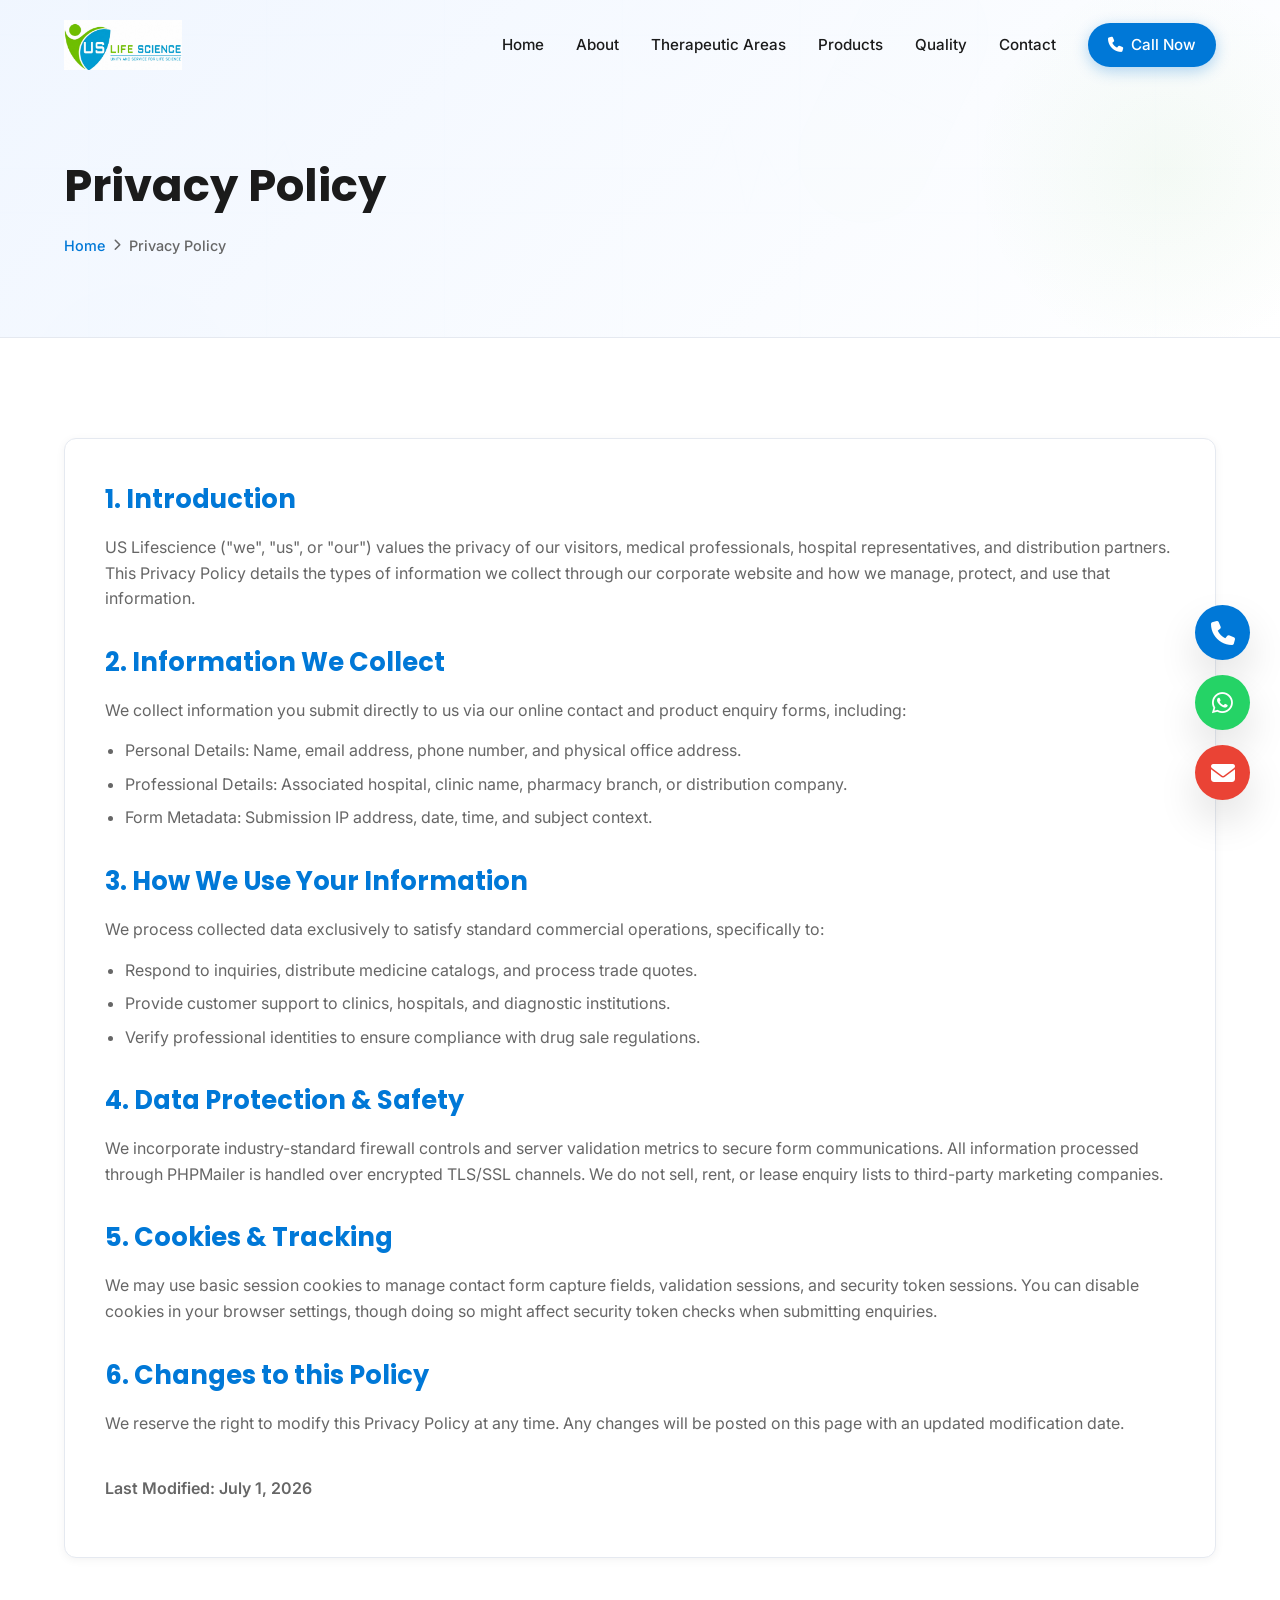
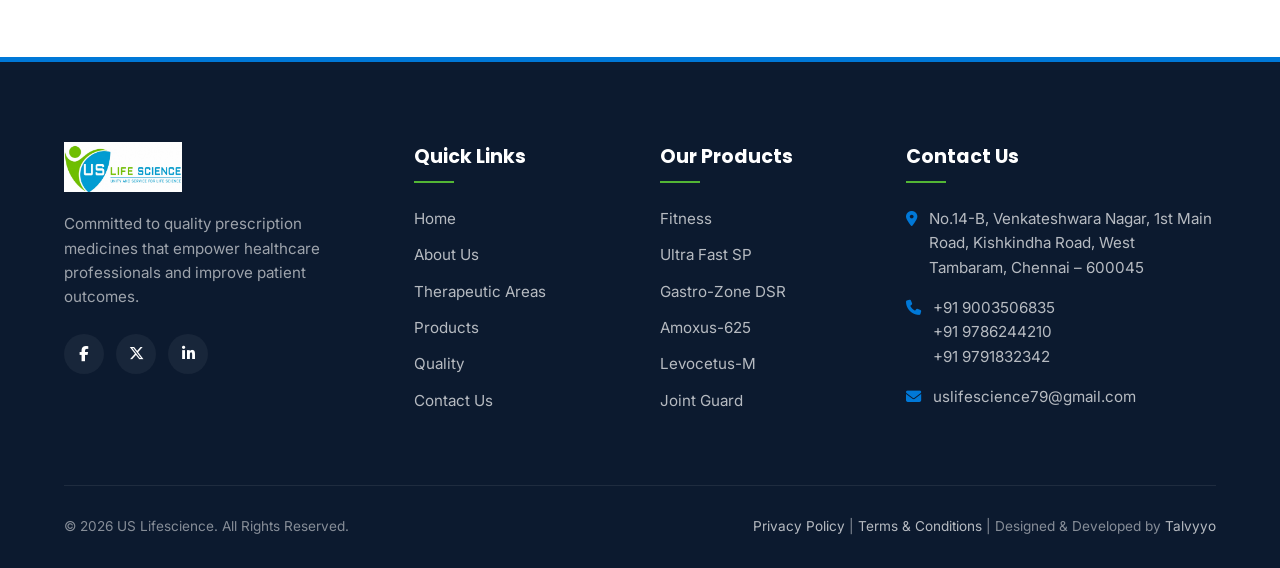
<file: privacy-policy.html>
<!DOCTYPE html>
<html lang="en">
<head>
    <meta charset="UTF-8">
    <meta name="viewport" content="width=device-width, initial-scale=1.0">
    <meta http-equiv="X-UA-Compatible" content="ie=edge">
    
    <title>Privacy Policy | US Lifescience</title>
    <meta name="description" content="Read the US Lifescience Privacy Policy. Learn how we handle client, hospital, and medical distributor contact records.">
    <meta name="robots" content="noindex, follow">
    <link rel="shortcut icon" href="images/logo/logo.jpg" type="image/x-icon">
    
    <link rel="stylesheet" href="https://cdnjs.cloudflare.com/ajax/libs/font-awesome/6.4.0/css/all.min.css">
    <link rel="stylesheet" href="css/style.css">
    <link rel="stylesheet" href="css/responsive.css">
    <link rel="stylesheet" href="css/animations.css">
</head>
<body>

    <!-- 1. Loading Screen -->
    <div id="loading-screen">
        <div class="loader-logo">
            <img src="images/logo/logo.jpg" alt="US Lifescience Logo">
        </div>
        <div class="loader-bar">
            <div class="loader-progress"></div>
        </div>
    </div>

    <!-- 2. Header & Sticky Navbar -->
    <header>
        <div class="container">
            <div class="nav-container">
                <div class="logo">
                    <a href="index.html">
                        <img src="images/logo/logo.jpg" alt="US Lifescience Logo" style="height: 50px; width: auto; object-fit: contain;">
                    </a>
                </div>
                
                <ul class="nav-menu">
                    <li><a href="index.html">Home</a></li>
                    <li><a href="about.html">About</a></li>
                    <li><a href="index.html#therapeutic">Therapeutic Areas</a></li>
                    <li><a href="products.html">Products</a></li>
                    <li><a href="quality.html">Quality</a></li>
                    <li><a href="contact.html">Contact</a></li>
                    <li><a href="tel:+919003506835" class="btn btn-primary btn-sm"><i class="fa-solid fa-phone"></i> Call Now</a></li>
                </ul>
                
                <div class="hamburger">
                    <span></span>
                    <span></span>
                    <span></span>
                </div>
            </div>
        </div>
    </header>

    <!-- 3. Inner Banner -->
    <section class="inner-banner">
        <div class="container">
            <div class="inner-banner-content">
                <h1>Privacy Policy</h1>
                <div class="breadcrumbs">
                    <a href="index.html">Home</a>
                    <i class="fa-solid fa-chevron-right" style="font-size: 0.75rem; color: var(--muted-text);"></i>
                    <span>Privacy Policy</span>
                </div>
            </div>
        </div>
    </section>

    <!-- 4. Policy Content -->
    <section class="section">
        <div class="container">
            <div class="legal-content reveal">
                <h2>1. Introduction</h2>
                <p>US Lifescience ("we", "us", or "our") values the privacy of our visitors, medical professionals, hospital representatives, and distribution partners. This Privacy Policy details the types of information we collect through our corporate website and how we manage, protect, and use that information.</p>
                
                <h2>2. Information We Collect</h2>
                <p>We collect information you submit directly to us via our online contact and product enquiry forms, including:</p>
                <ul>
                    <li>Personal Details: Name, email address, phone number, and physical office address.</li>
                    <li>Professional Details: Associated hospital, clinic name, pharmacy branch, or distribution company.</li>
                    <li>Form Metadata: Submission IP address, date, time, and subject context.</li>
                </ul>
                
                <h2>3. How We Use Your Information</h2>
                <p>We process collected data exclusively to satisfy standard commercial operations, specifically to:</p>
                <ul>
                    <li>Respond to inquiries, distribute medicine catalogs, and process trade quotes.</li>
                    <li>Provide customer support to clinics, hospitals, and diagnostic institutions.</li>
                    <li>Verify professional identities to ensure compliance with drug sale regulations.</li>
                </ul>
                
                <h2>4. Data Protection & Safety</h2>
                <p>We incorporate industry-standard firewall controls and server validation metrics to secure form communications. All information processed through PHPMailer is handled over encrypted TLS/SSL channels. We do not sell, rent, or lease enquiry lists to third-party marketing companies.</p>
                
                <h2>5. Cookies & Tracking</h2>
                <p>We may use basic session cookies to manage contact form capture fields, validation sessions, and security token sessions. You can disable cookies in your browser settings, though doing so might affect security token checks when submitting enquiries.</p>
                
                <h2>6. Changes to this Policy</h2>
                <p>We reserve the right to modify this Privacy Policy at any time. Any changes will be posted on this page with an updated modification date.</p>
                
                <p style="margin-top: 40px; font-weight: 600; color: var(--muted-text);">Last Modified: July 1, 2026</p>
            </div>
        </div>
    </section>

    <!-- 5. Footer Section -->
    <footer>
        <div class="container">
            <div class="footer-grid">
                <div class="footer-col footer-about">
                    <div class="logo" style="margin-bottom: 20px;">
                        <a href="index.html">
                            <img src="images/logo/logo.jpg" alt="US Lifescience Logo" style="height: 50px; width: auto; object-fit: contain;">
                        </a>
                    </div>
                    <p>Committed to quality prescription medicines that empower healthcare professionals and improve patient outcomes.</p>
                    <div class="footer-socials">
                        <a href="#" aria-label="Facebook"><i class="fa-brands fa-facebook-f"></i></a>
                        <a href="#" aria-label="Twitter"><i class="fa-brands fa-x-twitter"></i></a>
                        <a href="#" aria-label="LinkedIn"><i class="fa-brands fa-linkedin-in"></i></a>
                    </div>
                </div>
                
                <div class="footer-col">
                    <h4>Quick Links</h4>
                    <ul class="footer-links">
                        <li><a href="index.html">Home</a></li>
                        <li><a href="about.html">About Us</a></li>
                        <li><a href="index.html#therapeutic">Therapeutic Areas</a></li>
                        <li><a href="products.html">Products</a></li>
                        <li><a href="quality.html">Quality</a></li>
                        <li><a href="contact.html">Contact Us</a></li>
                    </ul>
                </div>
                
                <div class="footer-col">
                    <h4>Our Products</h4>
                    <ul class="footer-links">
                        <li><a href="products.html">Fitness</a></li>
                        <li><a href="products.html">Ultra Fast SP</a></li>
                        <li><a href="products.html">Gastro-Zone DSR</a></li>
                        <li><a href="products.html">Amoxus-625</a></li>
                        <li><a href="products.html">Levocetus-M</a></li>
                        <li><a href="products.html">Joint Guard</a></li>
                    </ul>
                </div>
                
                <div class="footer-col">
                    <h4>Contact Us</h4>
                    <ul class="footer-contact-info">
                        <li>
                            <i class="fa-solid fa-location-dot"></i>
                            <span>No.14-B, Venkateshwara Nagar, 1st Main Road, Kishkindha Road, West Tambaram, Chennai – 600045</span>
                        </li>
                        <li>
                            <i class="fa-solid fa-phone"></i>
                            <div>
                                <a href="tel:+919003506835" style="color: inherit;">+91 9003506835</a><br>
                                <a href="tel:+919786244210" style="color: inherit;">+91 9786244210</a><br>
                                <a href="tel:+919791832342" style="color: inherit;">+91 9791832342</a>
                            </div>
                        </li>
                        <li>
                            <i class="fa-solid fa-envelope"></i>
                            <a href="mailto:uslifescience79@gmail.com" style="color: inherit;">uslifescience79@gmail.com</a>
                        </li>
                    </ul>
                </div>
            </div>
            
            <div class="footer-bottom">
                <p>&copy; 2026 US Lifescience. All Rights Reserved.</p>
                <p><a href="privacy-policy.html">Privacy Policy</a> | <a href="terms.html">Terms & Conditions</a> | Designed & Developed by <a href="#" target="_blank" rel="noopener">Talvyyo</a></p>
            </div>
        </div>
    </footer>

    <!-- 6. Floating Buttons -->
    <div class="floating-actions">
        <a href="tel:+919003506835" class="float-btn float-phone" aria-label="Call Us">
            <i class="fa-solid fa-phone"></i>
            <span class="float-tooltip">Call Support</span>
        </a>
        <a href="https://wa.me/919003506835" class="float-btn float-whatsapp" target="_blank" rel="noopener" aria-label="WhatsApp Chat">
            <i class="fa-brands fa-whatsapp"></i>
            <span class="float-tooltip">WhatsApp Live</span>
        </a>
        <a href="mailto:uslifescience79@gmail.com" class="float-btn float-email" aria-label="Email Enquiry">
            <i class="fa-solid fa-envelope"></i>
            <span class="float-tooltip">Send Email</span>
        </a>
        <a href="#" class="float-btn float-top" aria-label="Back to Top">
            <i class="fa-solid fa-arrow-up"></i>
            <span class="float-tooltip">Back to Top</span>
        </a>
    </div>

    <script src="js/main.js"></script>
    <script src="js/animations.js"></script>
</body>
</html>
</file>
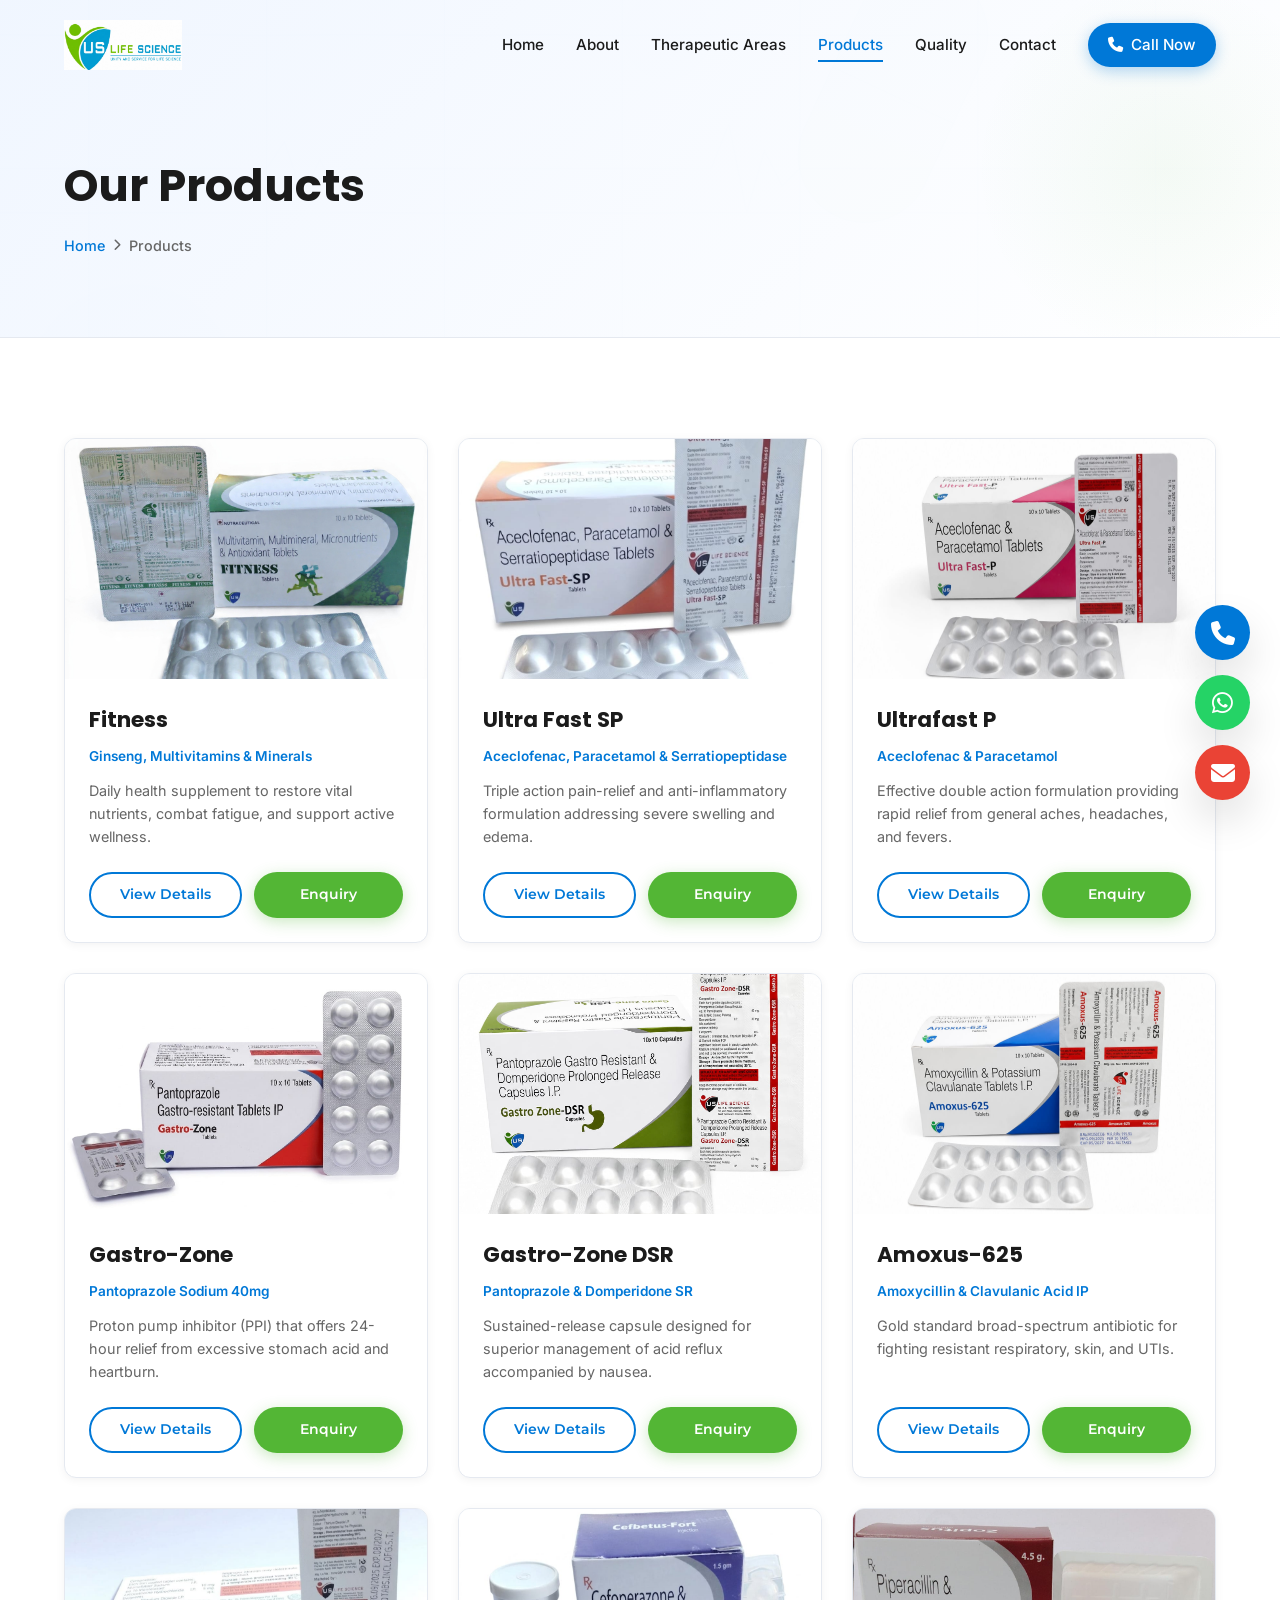
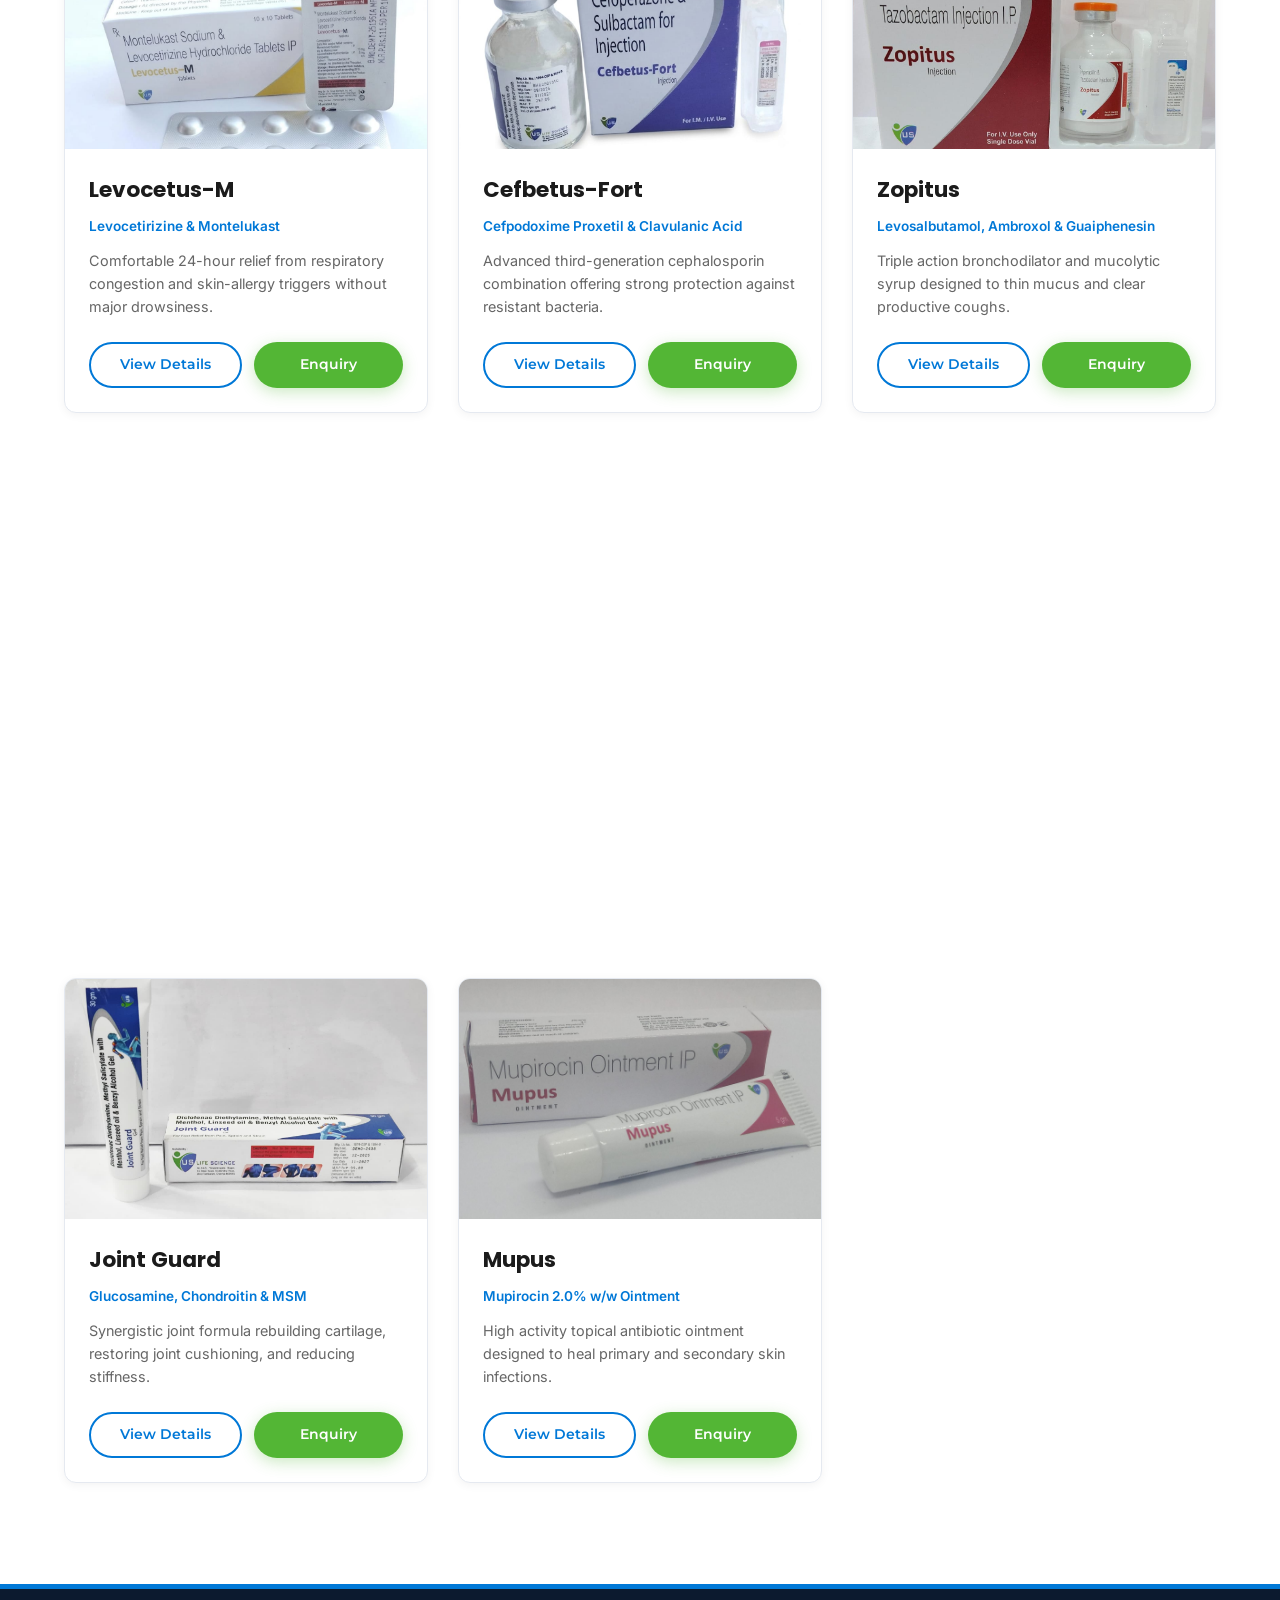
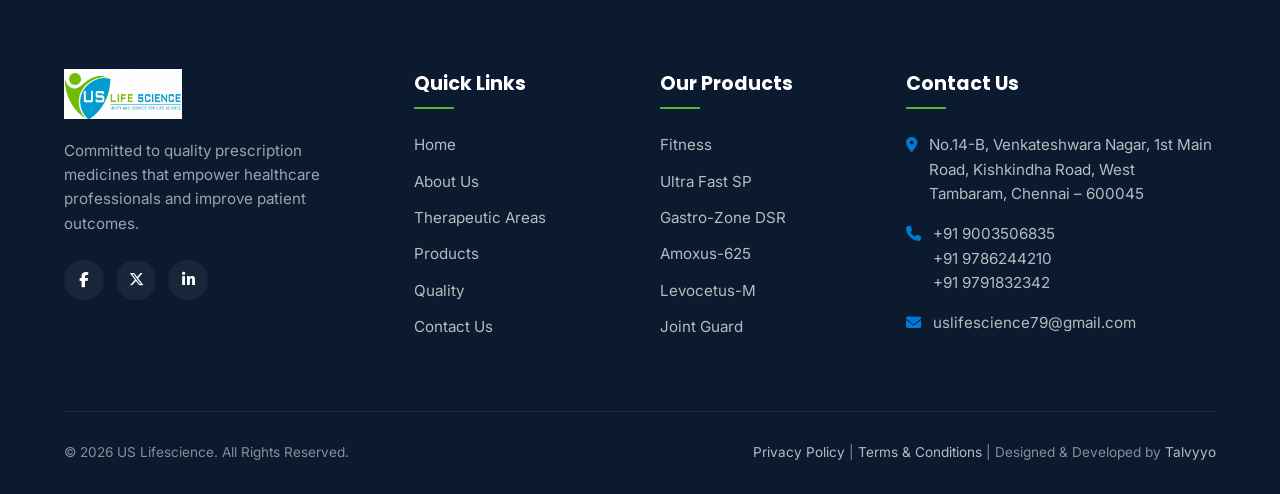
<file: product-details.html>
<!DOCTYPE html>
<html lang="en">
<head>
    <meta charset="UTF-8">
    <meta name="viewport" content="width=device-width, initial-scale=1.0">
    <meta http-equiv="X-UA-Compatible" content="ie=edge">
    
    <title>Product Details | US Lifescience</title>
    <meta name="description" content="Read full therapeutic information for our pharmaceutical prescription formulations, including clinical composition, dosage, and packaging.">
    <meta name="keywords" content="US Lifescience, prescription medicines, medical products, dosage details">
    <meta name="author" content="Talvyyo">
    
    <link rel="shortcut icon" href="images/logo/logo.jpg" type="image/x-icon">
    <link rel="stylesheet" href="https://cdnjs.cloudflare.com/ajax/libs/font-awesome/6.4.0/css/all.min.css">
    <link rel="stylesheet" href="css/style.css">
    <link rel="stylesheet" href="css/responsive.css">
    <link rel="stylesheet" href="css/animations.css">
</head>
<body>

    <!-- 1. Loading Screen -->
    <div id="loading-screen">
        <div class="loader-logo">
            <img src="images/logo/logo.jpg" alt="US Lifescience Logo">
        </div>
        <div class="loader-bar">
            <div class="loader-progress"></div>
        </div>
    </div>

    <!-- 2. Header & Sticky Navbar -->
    <header>
        <div class="container">
            <div class="nav-container">
                <div class="logo">
                    <a href="index.html">
                        <img src="images/logo/logo.jpg" alt="US Lifescience Logo" style="height: 50px; width: auto; object-fit: contain;">
                    </a>
                </div>
                
                <ul class="nav-menu">
                    <li><a href="index.html">Home</a></li>
                    <li><a href="about.html">About</a></li>
                    <li><a href="index.html#therapeutic">Therapeutic Areas</a></li>
                    <li><a href="products.html" class="active">Products</a></li>
                    <li><a href="quality.html">Quality</a></li>
                    <li><a href="contact.html">Contact</a></li>
                    <li><a href="tel:+919003506835" class="btn btn-primary btn-sm"><i class="fa-solid fa-phone"></i> Call Now</a></li>
                </ul>
                
                <div class="hamburger">
                    <span></span>
                    <span></span>
                    <span></span>
                </div>
            </div>
        </div>
    </header>

    <!-- 3. Inner Banner / Breadcrumbs -->
    <section class="inner-banner">
        <div class="container">
            <div class="inner-banner-content">
                <h1>Product Details</h1>
                <div class="breadcrumbs">
                    <a href="index.html">Home</a>
                    <i class="fa-solid fa-chevron-right" style="font-size: 0.75rem; color: var(--muted-text);"></i>
                    <a href="products.html">Products</a>
                    <i class="fa-solid fa-chevron-right" style="font-size: 0.75rem; color: var(--muted-text);"></i>
                    <span id="breadcrumbActive">Product Name</span>
                </div>
            </div>
        </div>
    </section>

    <!-- 4. Product Details Presentation -->
    <section class="section">
        <div class="container">
            <div class="product-details-grid">
                
                <!-- Left: Graphic / Image Box -->
                <div class="product-details-image reveal-left">
                    <img id="prodImage" alt="" style="display: none;">
                    <div class="product-placeholder-svg">
                        <i id="prodPlaceholderIcon" class="fa-solid fa-pills" style="font-size: 5rem; margin-bottom: 20px;"></i>
                        <h2 id="prodPlaceholderName" style="color: var(--primary-blue); font-size: 2.2rem;">Product</h2>
                        <p id="prodPlaceholderCategory" style="opacity: 0.7; font-weight: 500; font-size: 1rem;">Category</p>
                    </div>
                </div>
                
                <!-- Right: Detailed Specifications -->
                <div class="product-details-info reveal-right">
                    <span id="prodCategory" class="product-details-category">Category</span>
                    <h2 id="prodName">Product Name</h2>
                    
                    <p id="prodDescription" style="font-size: 1.1rem; margin-bottom: 30px; line-height: 1.7;">Description</p>
                    
                    <!-- Composition -->
                    <div class="product-detail-section">
                        <h4>Composition</h4>
                        <p id="prodComposition" style="font-weight: 600; color: var(--primary-blue);">Composition</p>
                    </div>
                    
                    <!-- Indications -->
                    <div class="product-detail-section">
                        <h4>Indications</h4>
                        <p id="prodIndications">Indications</p>
                    </div>
                    
                    <!-- Benefits -->
                    <div class="product-detail-section">
                        <h4>Key Benefits</h4>
                        <p id="prodBenefits">Key Benefits</p>
                    </div>
                    
                    <!-- Dosage -->
                    <div class="product-detail-section">
                        <h4>Recommended Dosage</h4>
                        <p id="prodDosage">Recommended Dosage</p>
                    </div>
                    
                    <!-- Packaging -->
                    <div class="product-detail-section">
                        <h4>Packaging Presentation</h4>
                        <p id="prodPackaging" style="font-weight: 600; color: var(--dark-text);">Packaging</p>
                    </div>
                    
                    <!-- Disclaimer -->
                    <div class="product-disclaimer-box">
                        <p><i class="fa-solid fa-triangle-exclamation" style="margin-right: 8px;"></i> <span id="prodDisclaimer">Disclaimer</span></p>
                    </div>
                    
                    <div class="product-detail-actions">
                        <a href="#enquiry-form-section" class="btn btn-primary"><i class="fa-solid fa-envelope"></i> Send Enquiry</a>
                        <a href="tel:+919003506835" class="btn btn-secondary"><i class="fa-solid fa-phone"></i> Call Doctor Hotline</a>
                    </div>
                </div>
                
            </div>
        </div>
    </section>

    <!-- 5. Product Enquiry Form Segment -->
    <section id="enquiry-form-section" class="section section-bg-alt">
        <div class="container">
            <div class="section-header reveal" style="max-width: 600px;">
                <h2 id="formHeader">Enquire About Product</h2>
                <p>Submit your clinic or pharmacy requirements below to receive packaging specifications and commercial trade pricing.</p>
            </div>
            
            <div class="contact-form-panel reveal" style="max-width: 700px; margin: 0 auto;">
                
                <!-- Success/Error Messages -->
                <div id="formMessage" class="form-message"></div>
                
                <form id="enquiryForm" method="POST" novalidate>
                    <!-- Security Token (Loaded dynamically by JS) -->
                    <input type="hidden" name="csrf_token" value="">
                    
                    <div class="form-group-row">
                        <div class="form-group">
                            <label for="name">Your Name *</label>
                            <input type="text" id="name" name="name" class="form-control" placeholder="Dr. John Doe" required>
                        </div>
                        <div class="form-group">
                            <label for="hospital">Hospital / Clinic / Pharmacy *</label>
                            <input type="text" id="hospital" name="hospital" class="form-control" placeholder="Apollo Hospital / City Pharmacy" required>
                        </div>
                    </div>
                    
                    <div class="form-group-row">
                        <div class="form-group">
                            <label for="phone">Phone Number *</label>
                            <input type="tel" id="phone" name="phone" class="form-control" placeholder="+91 98765 43210" required>
                        </div>
                        <div class="form-group">
                            <label for="email">Email Address *</label>
                            <input type="email" id="email" name="email" class="form-control" placeholder="name@domain.com" required>
                        </div>
                    </div>
                    
                    <div class="form-group">
                        <label for="subject">Subject *</label>
                        <input type="text" id="subject" name="subject" class="form-control" value="" readonly required>
                    </div>
                    
                    <div class="form-group">
                        <label for="message">Your Message / Requirements *</label>
                        <textarea id="message" name="message" class="form-control" placeholder="Please specify your distribution requirement details here..." required></textarea>
                    </div>
                    
                    <button type="submit" class="btn btn-primary" style="width: 100%;">
                        <i class="fa-solid fa-paper-plane"></i> Submit Product Enquiry
                    </button>
                </form>
            </div>
        </div>
    </section>

    <!-- 6. Related Products Grid -->
    <section class="section">
        <div class="container">
            <div class="section-header reveal">
                <h2>Related Products</h2>
                <p>Browse other relevant pharmaceutical formulations from our standard medicine catalog.</p>
            </div>
            
            <div id="relatedGrid" class="product-grid">
                <!-- Dynamically Populated by JS -->
            </div>
        </div>
    </section>

    <!-- 7. Footer Section -->
    <footer>
        <div class="container">
            <div class="footer-grid">
                <div class="footer-col footer-about">
                    <div class="logo" style="margin-bottom: 20px;">
                        <a href="index.html">
                            <img src="images/logo/logo.jpg" alt="US Lifescience Logo" style="height: 50px; width: auto; object-fit: contain;">
                        </a>
                    </div>
                    <p>Committed to quality prescription medicines that empower healthcare professionals and improve patient outcomes.</p>
                    <div class="footer-socials">
                        <a href="#" aria-label="Facebook"><i class="fa-brands fa-facebook-f"></i></a>
                        <a href="#" aria-label="Twitter"><i class="fa-brands fa-x-twitter"></i></a>
                        <a href="#" aria-label="LinkedIn"><i class="fa-brands fa-linkedin-in"></i></a>
                    </div>
                </div>
                
                <div class="footer-col">
                    <h4>Quick Links</h4>
                    <ul class="footer-links">
                        <li><a href="index.html">Home</a></li>
                        <li><a href="about.html">About Us</a></li>
                        <li><a href="index.html#therapeutic">Therapeutic Areas</a></li>
                        <li><a href="products.html">Products</a></li>
                        <li><a href="quality.html">Quality</a></li>
                        <li><a href="contact.html">Contact Us</a></li>
                    </ul>
                </div>
                
                <div class="footer-col">
                    <h4>Our Products</h4>
                    <ul class="footer-links">
                        <li><a href="products.html">Fitness</a></li>
                        <li><a href="products.html">Ultra Fast SP</a></li>
                        <li><a href="products.html">Gastro-Zone DSR</a></li>
                        <li><a href="products.html">Amoxus-625</a></li>
                        <li><a href="products.html">Levocetus-M</a></li>
                        <li><a href="products.html">Joint Guard</a></li>
                    </ul>
                </div>
                
                <div class="footer-col">
                    <h4>Contact Us</h4>
                    <ul class="footer-contact-info">
                        <li>
                            <i class="fa-solid fa-location-dot"></i>
                            <span>No.14-B, Venkateshwara Nagar, 1st Main Road, Kishkindha Road, West Tambaram, Chennai – 600045</span>
                        </li>
                        <li>
                            <i class="fa-solid fa-phone"></i>
                            <div>
                                <a href="tel:+919003506835" style="color: inherit;">+91 9003506835</a><br>
                                <a href="tel:+919786244210" style="color: inherit;">+91 9786244210</a><br>
                                <a href="tel:+919791832342" style="color: inherit;">+91 9791832342</a>
                            </div>
                        </li>
                        <li>
                            <i class="fa-solid fa-envelope"></i>
                            <a href="mailto:uslifescience79@gmail.com" style="color: inherit;">uslifescience79@gmail.com</a>
                        </li>
                    </ul>
                </div>
            </div>
            
            <div class="footer-bottom">
                <p>&copy; 2026 US Lifescience. All Rights Reserved.</p>
                <p><a href="privacy-policy.html">Privacy Policy</a> | <a href="terms.html">Terms & Conditions</a> | Designed & Developed by <a href="#" target="_blank" rel="noopener">Talvyyo</a></p>
            </div>
        </div>
    </footer>

    <!-- 8. Floating Buttons -->
    <div class="floating-actions">
        <a href="tel:+919003506835" class="float-btn float-phone" aria-label="Call Us">
            <i class="fa-solid fa-phone"></i>
            <span class="float-tooltip">Call Support</span>
        </a>
        <a href="https://wa.me/919003506835" class="float-btn float-whatsapp" target="_blank" rel="noopener" aria-label="WhatsApp Chat">
            <i class="fa-brands fa-whatsapp"></i>
            <span class="float-tooltip">WhatsApp Live</span>
        </a>
        <a href="mailto:uslifescience79@gmail.com" class="float-btn float-email" aria-label="Email Enquiry">
            <i class="fa-solid fa-envelope"></i>
            <span class="float-tooltip">Send Email</span>
        </a>
        <a href="#" class="float-btn float-top" aria-label="Back to Top">
            <i class="fa-solid fa-arrow-up"></i>
            <span class="float-tooltip">Back to Top</span>
        </a>
    </div>

    <!-- JS Scripts -->
    <script src="js/products-data.js"></script>
    <script src="js/main.js"></script>
    
    <!-- Render details dynamically using productsData client database -->
    <script>
        document.addEventListener('DOMContentLoaded', () => {
            const urlParams = new URLSearchParams(window.location.search);
            const productId = parseInt(urlParams.get('id'), 10) || 0;
            
            // Redirect to products catalog page if invalid or missing ID
            if (productId <= 0 || !productsData[productId]) {
                window.location.href = 'products.html';
                return;
            }
            
            const product = productsData[productId];
            
            // 1. Update Title and Active Breadcrumb
            document.title = `${product.name} | Composition, Dosage & Details | US Lifescience`;
            document.getElementById('breadcrumbActive').innerText = product.name;
            
            // 2. Set details markup
            document.getElementById('prodName').innerText = product.name;
            document.getElementById('prodCategory').innerText = product.category;
            document.getElementById('prodDescription').innerText = product.description;
            document.getElementById('prodComposition').innerText = product.composition;
            document.getElementById('prodIndications').innerText = product.indications;
            document.getElementById('prodBenefits').innerText = product.benefits;
            document.getElementById('prodDosage').innerText = product.dosage;
            document.getElementById('prodPackaging').innerText = product.packaging;
            document.getElementById('prodDisclaimer').innerText = product.disclaimer;
            
            // Set image properties
            const prodImg = document.getElementById('prodImage');
            prodImg.onload = () => {
                prodImg.style.display = 'block';
            };
            prodImg.onerror = () => {
                prodImg.style.display = 'none';
            };
            prodImg.src = `images/products/${product.slug}.jpeg`;
            prodImg.alt = product.name;
            
            // Set dynamic icon mapping for placeholder
            let iconClass = 'fa-pills';
            if (productId === 1 || productId === 5 || productId === 13) {
                iconClass = 'fa-capsules';
            } else if (productId === 9) {
                iconClass = 'fa-bottle-droplet';
            } else if (productId === 10) {
                iconClass = 'fa-syringe';
            } else if (productId === 12) {
                iconClass = 'fa-eye-dropper';
            } else if (productId === 14) {
                iconClass = 'fa-prescription-bottle-medical';
            }
            
            const placeholderIcon = document.getElementById('prodPlaceholderIcon');
            placeholderIcon.className = `fa-solid ${iconClass}`;
            document.getElementById('prodPlaceholderName').innerText = product.name;
            document.getElementById('prodPlaceholderCategory').innerText = product.category;
            
            // 3. Set Enquiry Form Pre-fills
            document.getElementById('formHeader').innerText = `Enquire About ${product.name}`;
            document.getElementById('subject').value = `Product enquiry: ${product.name} (ID: ${productId})`;
            document.getElementById('message').value = `Dear US Lifescience Team,\n\nI would like to receive trade quotation and distribution availability details for ${product.name}.\n\nThank you.`;
            
            // 4. Render Related Products Grid
            const relatedGrid = document.getElementById('relatedGrid');
            const relatedList = [];
            const totalProducts = Object.keys(productsData).length;
            const adjacentOffsets = [-1, 1, 2, -2];
            
            for (const offset of adjacentOffsets) {
                let targetId = productId + offset;
                if (targetId < 1) {
                    targetId = totalProducts + targetId;
                } else if (targetId > totalProducts) {
                    targetId = targetId - totalProducts;
                }
                
                if (targetId !== productId && productsData[targetId] && !relatedList.includes(targetId)) {
                    relatedList.push(targetId);
                    if (relatedList.length >= 3) {
                        break;
                    }
                }
            }
            
            let relatedHtml = '';
            let delayIdx = 1;
            relatedList.forEach(relId => {
                const relProduct = productsData[relId];
                let relIconClass = 'fa-pills';
                if (relId === 1 || relId === 5 || relId === 13) {
                    relIconClass = 'fa-capsules';
                } else if (relId === 9) {
                    relIconClass = 'fa-bottle-droplet';
                } else if (relId === 10) {
                    relIconClass = 'fa-syringe';
                } else if (relId === 12) {
                    relIconClass = 'fa-eye-dropper';
                } else if (relId === 14) {
                    relIconClass = 'fa-prescription-bottle-medical';
                }
                
                const shortenedCat = relProduct.category.replace('Ophthalmic', 'Ophth.').split(' ')[0];
                const shortenedComp = relProduct.composition.length > 45 ? relProduct.composition.substring(0, 45) + '...' : relProduct.composition;
                
                relatedHtml += `
                    <div class="product-card reveal delay-${delayIdx}">
                        <div class="product-image">
                            <img src="images/products/${relProduct.slug}.jpeg" alt="${relProduct.name}" onerror="this.style.display='none';">
                            <div class="product-placeholder-svg">
                                <i class="fa-solid ${relIconClass}"></i>
                                <span>${relProduct.name}</span>
                            </div>
                            <span class="product-category-tag">${shortenedCat}</span>
                        </div>
                        <div class="product-info">
                            <h3>${relProduct.name}</h3>
                            <div class="product-composition">${shortenedComp}</div>
                            <p class="product-desc">${relProduct.description}</p>
                            <div class="product-actions">
                                <a href="product-details.html?id=${relId}" class="btn btn-secondary btn-sm">View Details</a>
                                <a href="contact.html?subject=Enquiry+regarding+${encodeURIComponent(relProduct.name)}+Tablets" class="btn btn-green btn-sm">Enquiry</a>
                            </div>
                        </div>
                    </div>
                `;
                delayIdx++;
            });
            relatedGrid.innerHTML = relatedHtml;
        });
    </script>
    <script src="js/animations.js"></script>
</body>
</html>
</file>
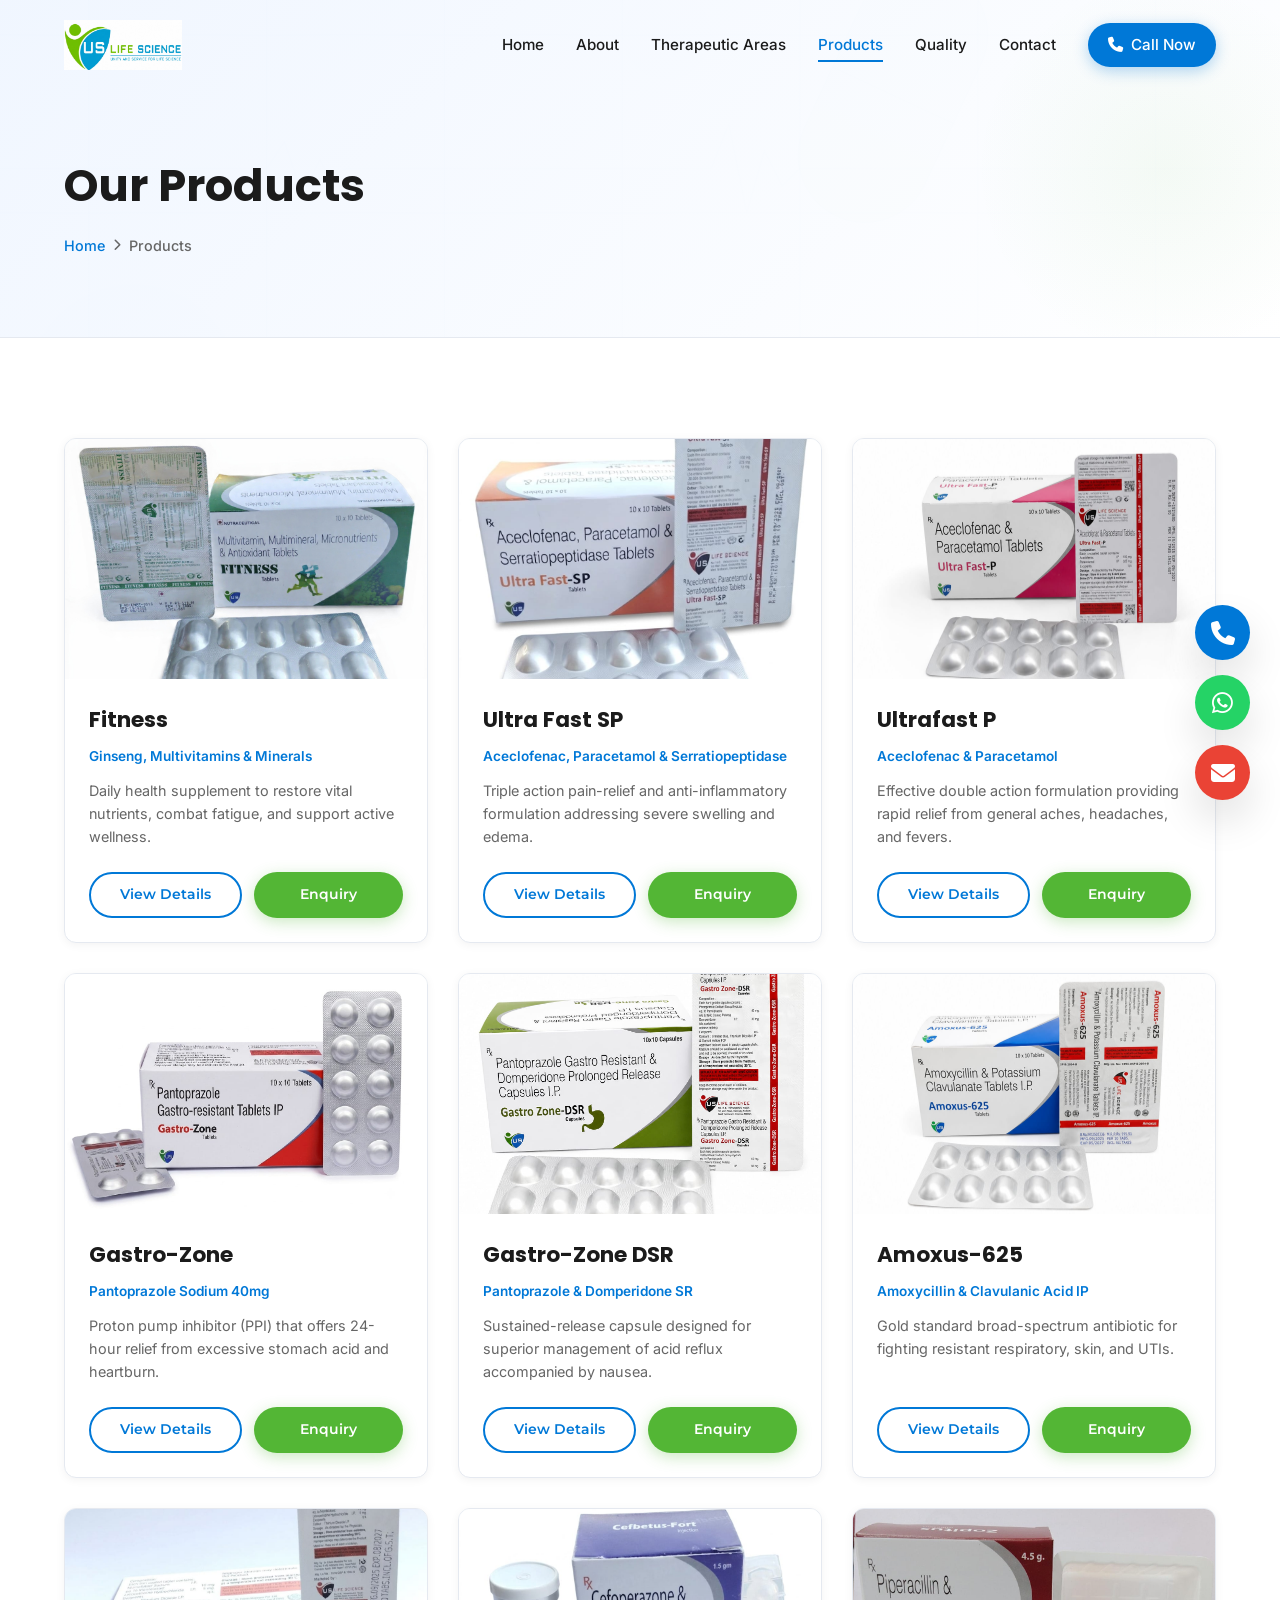
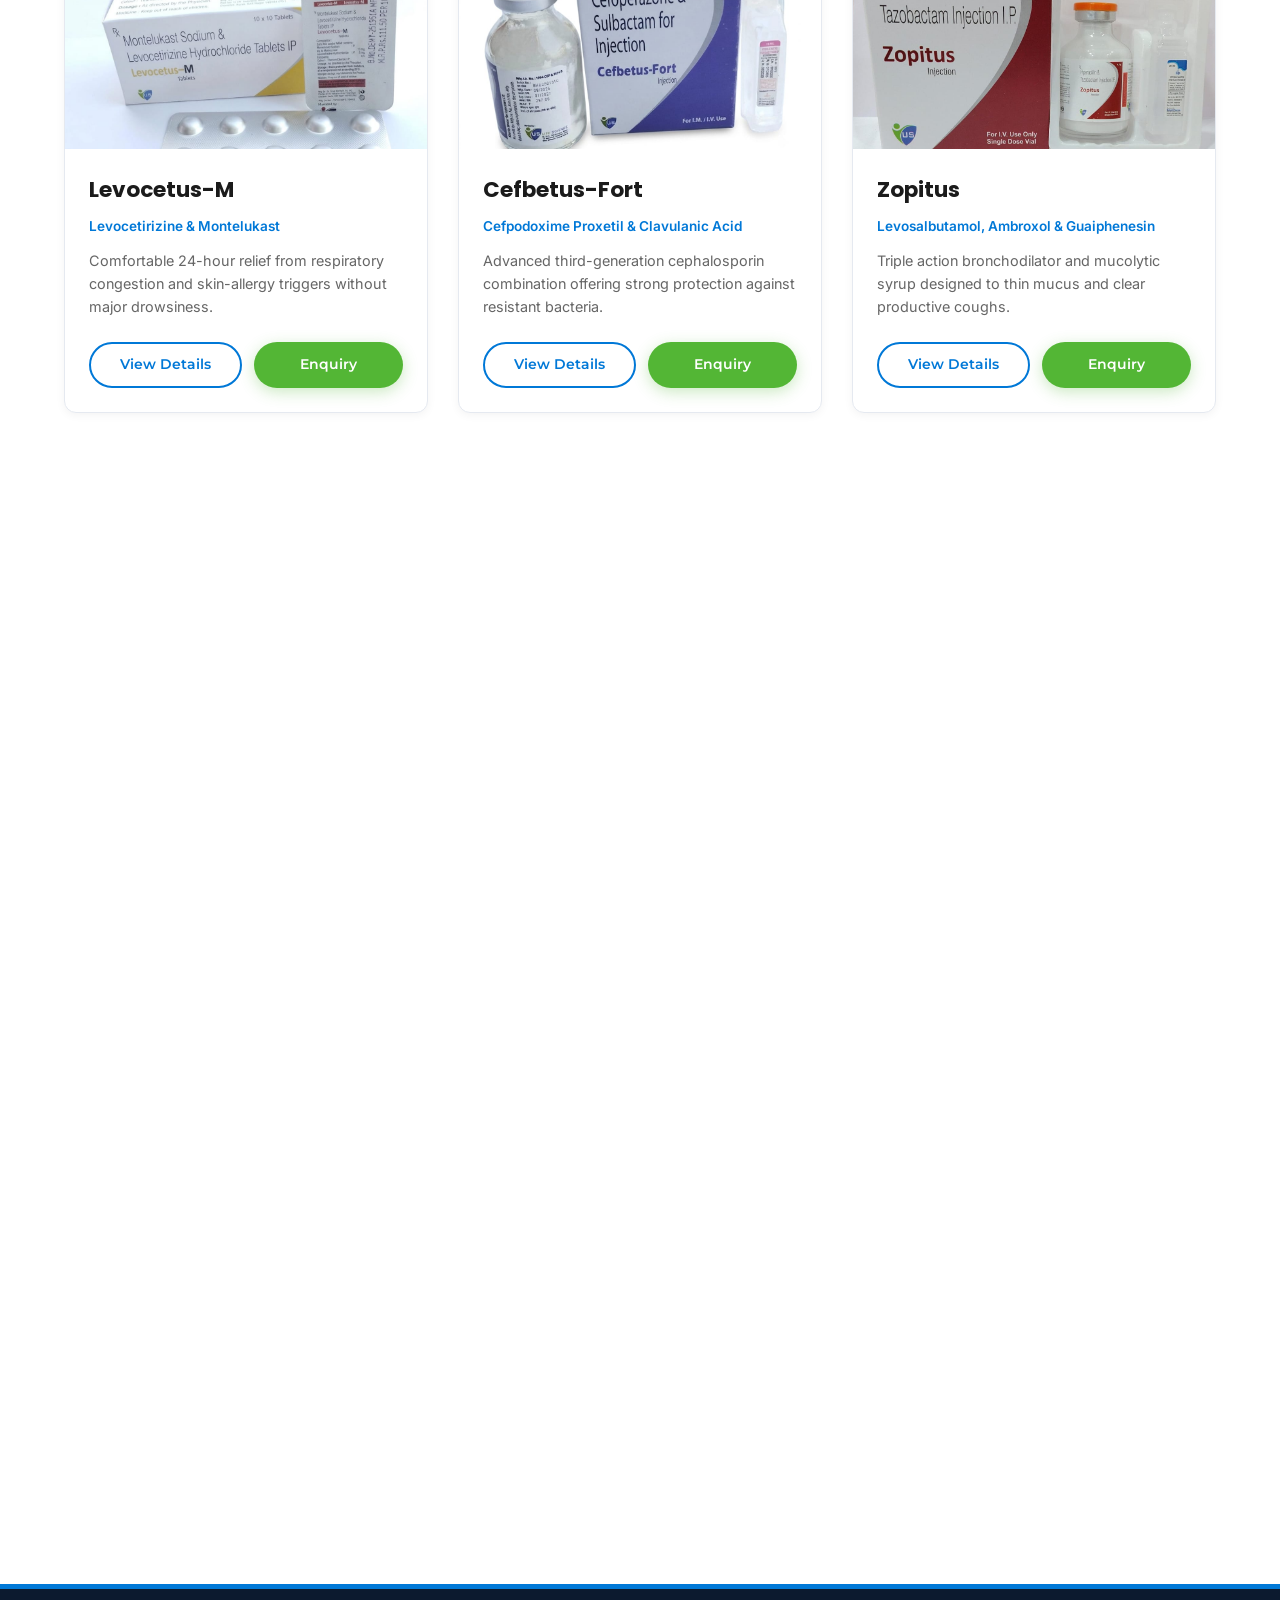
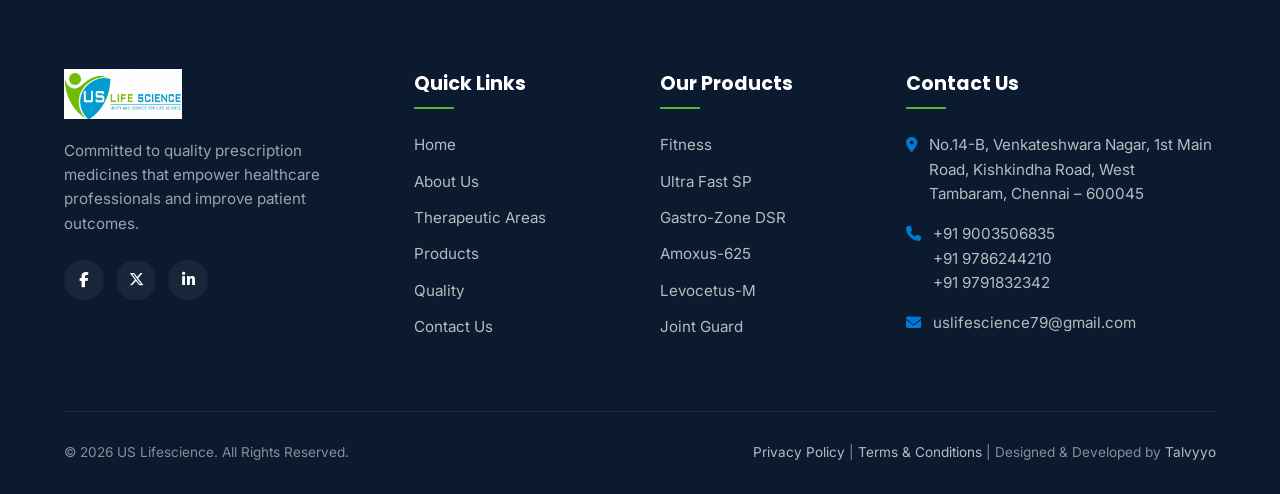
<file: products.html>
<!DOCTYPE html>
<html lang="en">
<head>
    <meta charset="UTF-8">
    <meta name="viewport" content="width=device-width, initial-scale=1.0">
    <meta http-equiv="X-UA-Compatible" content="ie=edge">
    
    <title>Pharmaceutical Products Portfolio | US Lifescience</title>
    <meta name="description" content="Discover our full pharmaceutical product range, including Fitness, Ultra Fast SP, Gastro-Zone, Amoxus-625, Levocetus-M, Ketrolux, and Joint Guard.">
    <meta name="keywords" content="US Lifescience Products, Pharmaceutical list Chennai, Prescription Medicines Chennai, Orthopedic Medicines, Pediatry Medicines">
    <meta name="author" content="Talvyyo">
    
    <link rel="shortcut icon" href="images/logo/logo.jpg" type="image/x-icon">
    <link rel="stylesheet" href="https://cdnjs.cloudflare.com/ajax/libs/font-awesome/6.4.0/css/all.min.css">
    <link rel="stylesheet" href="css/style.css">
    <link rel="stylesheet" href="css/responsive.css">
    <link rel="stylesheet" href="css/animations.css">
</head>
<body>

    <!-- 1. Loading Screen -->
    <div id="loading-screen">
        <div class="loader-logo">
            <img src="images/logo/logo.jpg" alt="US Lifescience Logo">
        </div>
        <div class="loader-bar">
            <div class="loader-progress"></div>
        </div>
    </div>

    <!-- 2. Header & Sticky Navbar -->
    <header>
        <div class="container">
            <div class="nav-container">
                <div class="logo">
                    <a href="index.html">
                        <img src="images/logo/logo.jpg" alt="US Lifescience Logo" style="height: 50px; width: auto; object-fit: contain;">
                    </a>
                </div>
                
                <ul class="nav-menu">
                    <li><a href="index.html">Home</a></li>
                    <li><a href="about.html">About</a></li>
                    <li><a href="index.html#therapeutic">Therapeutic Areas</a></li>
                    <li><a href="products.html" class="active">Products</a></li>
                    <li><a href="quality.html">Quality</a></li>
                    <li><a href="contact.html">Contact</a></li>
                    <li><a href="tel:+919003506835" class="btn btn-primary btn-sm"><i class="fa-solid fa-phone"></i> Call Now</a></li>
                </ul>
                
                <div class="hamburger">
                    <span></span>
                    <span></span>
                    <span></span>
                </div>
            </div>
        </div>
    </header>

    <!-- 3. Inner Banner -->
    <section class="inner-banner">
        <div class="container">
            <div class="inner-banner-content">
                <h1>Our Products</h1>
                <div class="breadcrumbs">
                    <a href="index.html">Home</a>
                    <i class="fa-solid fa-chevron-right" style="font-size: 0.75rem; color: var(--muted-text);"></i>
                    <span>Products</span>
                </div>
            </div>
        </div>
    </section>

    <!-- 4. Product Listings Grid -->
    <section class="section">
        <div class="container">
            <div class="product-grid">
                
                <!-- Product 1 -->
                <div class="product-card reveal delay-1">
                    <div class="product-image">
                        <img src="images/products/fitness.jpeg" alt="Fitness" onerror="this.style.display='none';">
                        <div class="product-placeholder-svg">
                            <i class="fa-solid fa-capsules"></i>
                            <span>Fitness</span>
                        </div>
                        <span class="product-category-tag">Nutrient</span>
                    </div>
                    <div class="product-info">
                        <h3>Fitness</h3>
                        <div class="product-composition">Ginseng, Multivitamins & Minerals</div>
                        <p class="product-desc">Daily health supplement to restore vital nutrients, combat fatigue, and support active wellness.</p>
                        <div class="product-actions">
                            <a href="product-details.html?id=1" class="btn btn-secondary btn-sm">View Details</a>
                            <a href="contact.html?subject=Enquiry+regarding+Fitness+Capsules" class="btn btn-green btn-sm">Enquiry</a>
                        </div>
                    </div>
                </div>

                <!-- Product 2 -->
                <div class="product-card reveal delay-2">
                    <div class="product-image">
                        <img src="images/products/ultra-fast-sp.jpeg" alt="Ultra Fast SP" onerror="this.style.display='none';">
                        <div class="product-placeholder-svg">
                            <i class="fa-solid fa-pills"></i>
                            <span>Ultra Fast SP</span>
                        </div>
                        <span class="product-category-tag">Analgesic</span>
                    </div>
                    <div class="product-info">
                        <h3>Ultra Fast SP</h3>
                        <div class="product-composition">Aceclofenac, Paracetamol & Serratiopeptidase</div>
                        <p class="product-desc">Triple action pain-relief and anti-inflammatory formulation addressing severe swelling and edema.</p>
                        <div class="product-actions">
                            <a href="product-details.html?id=2" class="btn btn-secondary btn-sm">View Details</a>
                            <a href="contact.html?subject=Enquiry+regarding+Ultra+Fast+SP+Tablets" class="btn btn-green btn-sm">Enquiry</a>
                        </div>
                    </div>
                </div>

                <!-- Product 3 -->
                <div class="product-card reveal delay-3">
                    <div class="product-image">
                        <img src="images/products/ultra-fast-p.jpeg" alt="Ultrafast P" onerror="this.style.display='none';">
                        <div class="product-placeholder-svg">
                            <i class="fa-solid fa-pills"></i>
                            <span>Ultrafast P</span>
                        </div>
                        <span class="product-category-tag">Analgesic</span>
                    </div>
                    <div class="product-info">
                        <h3>Ultrafast P</h3>
                        <div class="product-composition">Aceclofenac & Paracetamol</div>
                        <p class="product-desc">Effective double action formulation providing rapid relief from general aches, headaches, and fevers.</p>
                        <div class="product-actions">
                            <a href="product-details.html?id=3" class="btn btn-secondary btn-sm">View Details</a>
                            <a href="contact.html?subject=Enquiry+regarding+Ultrafast+P+Tablets" class="btn btn-green btn-sm">Enquiry</a>
                        </div>
                    </div>
                </div>

                <!-- Product 4 -->
                <div class="product-card reveal delay-4">
                    <div class="product-image">
                        <img src="images/products/gastro-zone.jpeg" alt="Gastro-Zone" onerror="this.style.display='none';">
                        <div class="product-placeholder-svg">
                            <i class="fa-solid fa-pills"></i>
                            <span>Gastro-Zone</span>
                        </div>
                        <span class="product-category-tag">Antacid</span>
                    </div>
                    <div class="product-info">
                        <h3>Gastro-Zone</h3>
                        <div class="product-composition">Pantoprazole Sodium 40mg</div>
                        <p class="product-desc">Proton pump inhibitor (PPI) that offers 24-hour relief from excessive stomach acid and heartburn.</p>
                        <div class="product-actions">
                            <a href="product-details.html?id=4" class="btn btn-secondary btn-sm">View Details</a>
                            <a href="contact.html?subject=Enquiry+regarding+Gastro-Zone+Tablets" class="btn btn-green btn-sm">Enquiry</a>
                        </div>
                    </div>
                </div>

                <!-- Product 5 -->
                <div class="product-card reveal delay-5">
                    <div class="product-image">
                        <img src="images/products/gastro-zone-dsr.jpeg" alt="Gastro-Zone DSR" onerror="this.style.display='none';">
                        <div class="product-placeholder-svg">
                            <i class="fa-solid fa-capsules"></i>
                            <span>Gastro-Zone DSR</span>
                        </div>
                        <span class="product-category-tag">Antacid</span>
                    </div>
                    <div class="product-info">
                        <h3>Gastro-Zone DSR</h3>
                        <div class="product-composition">Pantoprazole & Domperidone SR</div>
                        <p class="product-desc">Sustained-release capsule designed for superior management of acid reflux accompanied by nausea.</p>
                        <div class="product-actions">
                            <a href="product-details.html?id=5" class="btn btn-secondary btn-sm">View Details</a>
                            <a href="contact.html?subject=Enquiry+regarding+Gastro-Zone+DSR+Capsules" class="btn btn-green btn-sm">Enquiry</a>
                        </div>
                    </div>
                </div>

                <!-- Product 6 -->
                <div class="product-card reveal delay-6">
                    <div class="product-image">
                        <img src="images/products/amoxus-625.jpeg" alt="Amoxus-625" onerror="this.style.display='none';">
                        <div class="product-placeholder-svg">
                            <i class="fa-solid fa-pills"></i>
                            <span>Amoxus-625</span>
                        </div>
                        <span class="product-category-tag">Antibiotic</span>
                    </div>
                    <div class="product-info">
                        <h3>Amoxus-625</h3>
                        <div class="product-composition">Amoxycillin & Clavulanic Acid IP</div>
                        <p class="product-desc">Gold standard broad-spectrum antibiotic for fighting resistant respiratory, skin, and UTIs.</p>
                        <div class="product-actions">
                            <a href="product-details.html?id=6" class="btn btn-secondary btn-sm">View Details</a>
                            <a href="contact.html?subject=Enquiry+regarding+Amoxus-625+Tablets" class="btn btn-green btn-sm">Enquiry</a>
                        </div>
                    </div>
                </div>

                <!-- Product 7 -->
                <div class="product-card reveal delay-1">
                    <div class="product-image">
                        <img src="images/products/levocetus-m.jpeg" alt="Levocetus-M" onerror="this.style.display='none';">
                        <div class="product-placeholder-svg">
                            <i class="fa-solid fa-pills"></i>
                            <span>Levocetus-M</span>
                        </div>
                        <span class="product-category-tag">Antiallergic</span>
                    </div>
                    <div class="product-info">
                        <h3>Levocetus-M</h3>
                        <div class="product-composition">Levocetirizine & Montelukast</div>
                        <p class="product-desc">Comfortable 24-hour relief from respiratory congestion and skin-allergy triggers without major drowsiness.</p>
                        <div class="product-actions">
                            <a href="product-details.html?id=7" class="btn btn-secondary btn-sm">View Details</a>
                            <a href="contact.html?subject=Enquiry+regarding+Levocetus-M+Tablets" class="btn btn-green btn-sm">Enquiry</a>
                        </div>
                    </div>
                </div>

                <!-- Product 8 -->
                <div class="product-card reveal delay-2">
                    <div class="product-image">
                        <img src="images/products/cefbetus-fort.jpeg" alt="Cefbetus-Fort" onerror="this.style.display='none';">
                        <div class="product-placeholder-svg">
                            <i class="fa-solid fa-pills"></i>
                            <span>Cefbetus-Fort</span>
                        </div>
                        <span class="product-category-tag">Antibiotic</span>
                    </div>
                    <div class="product-info">
                        <h3>Cefbetus-Fort</h3>
                        <div class="product-composition">Cefpodoxime Proxetil & Clavulanic Acid</div>
                        <p class="product-desc">Advanced third-generation cephalosporin combination offering strong protection against resistant bacteria.</p>
                        <div class="product-actions">
                            <a href="product-details.html?id=8" class="btn btn-secondary btn-sm">View Details</a>
                            <a href="contact.html?subject=Enquiry+regarding+Cefbetus-Fort+Tablets" class="btn btn-green btn-sm">Enquiry</a>
                        </div>
                    </div>
                </div>

                <!-- Product 9 -->
                <div class="product-card reveal delay-3">
                    <div class="product-image">
                        <img src="images/products/zopitus.jpeg" alt="Zopitus" onerror="this.style.display='none';">
                        <div class="product-placeholder-svg">
                            <i class="fa-solid fa-bottle-droplet"></i>
                            <span>Zopitus</span>
                        </div>
                        <span class="product-category-tag">Cough Formula</span>
                    </div>
                    <div class="product-info">
                        <h3>Zopitus</h3>
                        <div class="product-composition">Levosalbutamol, Ambroxol & Guaiphenesin</div>
                        <p class="product-desc">Triple action bronchodilator and mucolytic syrup designed to thin mucus and clear productive coughs.</p>
                        <div class="product-actions">
                            <a href="product-details.html?id=9" class="btn btn-secondary btn-sm">View Details</a>
                            <a href="contact.html?subject=Enquiry+regarding+Zopitus+Syrup" class="btn btn-green btn-sm">Enquiry</a>
                        </div>
                    </div>
                </div>

                <!-- Product 10 -->
                <div class="product-card reveal delay-4">
                    <div class="product-image">
                        <img src="images/products/ultrafast-aq.jpeg" alt="Ultrafast-AQ" onerror="this.style.display='none';">
                        <div class="product-placeholder-svg">
                            <i class="fa-solid fa-syringe"></i>
                            <span>Ultrafast-AQ</span>
                        </div>
                        <span class="product-category-tag">Injectable</span>
                    </div>
                    <div class="product-info">
                        <h3>Ultrafast-AQ</h3>
                        <div class="product-composition">Diclofenac Sodium 75mg/1ml (Aqua)</div>
                        <p class="product-desc">Pain-free aqueous injection designed to deliver rapid, systemic relief from acute musculoskeletal pain.</p>
                        <div class="product-actions">
                            <a href="product-details.html?id=10" class="btn btn-secondary btn-sm">View Details</a>
                            <a href="contact.html?subject=Enquiry+regarding+Ultrafast-AQ+Injection" class="btn btn-green btn-sm">Enquiry</a>
                        </div>
                    </div>
                </div>

                <!-- Product 11 -->
                <div class="product-card reveal delay-5">
                    <div class="product-image">
                        <img src="images/products/camping.jpeg" alt="Camping" onerror="this.style.display='none';">
                        <div class="product-placeholder-svg">
                            <i class="fa-solid fa-pills"></i>
                            <span>Camping</span>
                        </div>
                        <span class="product-category-tag">Supplement</span>
                    </div>
                    <div class="product-info">
                        <h3>Camping</h3>
                        <div class="product-composition">Calcium Carbonate & Vitamin D3</div>
                        <p class="product-desc">Elemental bone supplement essential for maintaining bone mineral density and joint articulation.</p>
                        <div class="product-actions">
                            <a href="product-details.html?id=11" class="btn btn-secondary btn-sm">View Details</a>
                            <a href="contact.html?subject=Enquiry+regarding+Camping+Tablets" class="btn btn-green btn-sm">Enquiry</a>
                        </div>
                    </div>
                </div>

                <!-- Product 12 -->
                <div class="product-card reveal delay-6">
                    <div class="product-image">
                        <img src="images/products/ketrolux.jpeg" alt="Ketrolux" onerror="this.style.display='none';">
                        <div class="product-placeholder-svg">
                            <i class="fa-solid fa-eye-dropper"></i>
                            <span>Ketrolux</span>
                        </div>
                        <span class="product-category-tag">Ophthalmic</span>
                    </div>
                    <div class="product-info">
                        <h3>Ketrolux</h3>
                        <div class="product-composition">Ketorolac Tromethamine 0.5% w/v</div>
                        <p class="product-desc">Sterile ophthalmic solution that effectively relieves post-operative swelling and allergic itching.</p>
                        <div class="product-actions">
                            <a href="product-details.html?id=12" class="btn btn-secondary btn-sm">View Details</a>
                            <a href="contact.html?subject=Enquiry+regarding+Ketrolux+Eye+Drops" class="btn btn-green btn-sm">Enquiry</a>
                        </div>
                    </div>
                </div>

                <!-- Product 13 -->
                <div class="product-card reveal delay-1">
                    <div class="product-image">
                        <img src="images/products/joint-guard.jpeg" alt="Joint Guard" onerror="this.style.display='none';">
                        <div class="product-placeholder-svg">
                            <i class="fa-solid fa-capsules"></i>
                            <span>Joint Guard</span>
                        </div>
                        <span class="product-category-tag">Joint Care</span>
                    </div>
                    <div class="product-info">
                        <h3>Joint Guard</h3>
                        <div class="product-composition">Glucosamine, Chondroitin & MSM</div>
                        <p class="product-desc">Synergistic joint formula rebuilding cartilage, restoring joint cushioning, and reducing stiffness.</p>
                        <div class="product-actions">
                            <a href="product-details.html?id=13" class="btn btn-secondary btn-sm">View Details</a>
                            <a href="contact.html?subject=Enquiry+regarding+Joint+Guard+Tablets" class="btn btn-green btn-sm">Enquiry</a>
                        </div>
                    </div>
                </div>

                <!-- Product 14 -->
                <div class="product-card reveal delay-2">
                    <div class="product-image">
                        <img src="images/products/mupus.jpeg" alt="Mupus" onerror="this.style.display='none';">
                        <div class="product-placeholder-svg">
                            <i class="fa-solid fa-prescription-bottle-medical"></i>
                            <span>Mupus</span>
                        </div>
                        <span class="product-category-tag">Topical</span>
                    </div>
                    <div class="product-info">
                        <h3>Mupus</h3>
                        <div class="product-composition">Mupirocin 2.0% w/w Ointment</div>
                        <p class="product-desc">High activity topical antibiotic ointment designed to heal primary and secondary skin infections.</p>
                        <div class="product-actions">
                            <a href="product-details.html?id=14" class="btn btn-secondary btn-sm">View Details</a>
                            <a href="contact.html?subject=Enquiry+regarding+Mupus+Ointment" class="btn btn-green btn-sm">Enquiry</a>
                        </div>
                    </div>
                </div>

            </div>
        </div>
    </section>

    <!-- 5. Footer Section -->
    <footer>
        <div class="container">
            <div class="footer-grid">
                <div class="footer-col footer-about">
                    <div class="logo" style="margin-bottom: 20px;">
                        <a href="index.html">
                            <img src="images/logo/logo.jpg" alt="US Lifescience Logo" style="height: 50px; width: auto; object-fit: contain;">
                        </a>
                    </div>
                    <p>Committed to quality prescription medicines that empower healthcare professionals and improve patient outcomes.</p>
                    <div class="footer-socials">
                        <a href="#" aria-label="Facebook"><i class="fa-brands fa-facebook-f"></i></a>
                        <a href="#" aria-label="Twitter"><i class="fa-brands fa-x-twitter"></i></a>
                        <a href="#" aria-label="LinkedIn"><i class="fa-brands fa-linkedin-in"></i></a>
                    </div>
                </div>
                
                <div class="footer-col">
                    <h4>Quick Links</h4>
                    <ul class="footer-links">
                        <li><a href="index.html">Home</a></li>
                        <li><a href="about.html">About Us</a></li>
                        <li><a href="index.html#therapeutic">Therapeutic Areas</a></li>
                        <li><a href="products.html">Products</a></li>
                        <li><a href="quality.html">Quality</a></li>
                        <li><a href="contact.html">Contact Us</a></li>
                    </ul>
                </div>
                
                <div class="footer-col">
                    <h4>Our Products</h4>
                    <ul class="footer-links">
                        <li><a href="products.html">Fitness</a></li>
                        <li><a href="products.html">Ultra Fast SP</a></li>
                        <li><a href="products.html">Gastro-Zone DSR</a></li>
                        <li><a href="products.html">Amoxus-625</a></li>
                        <li><a href="products.html">Levocetus-M</a></li>
                        <li><a href="products.html">Joint Guard</a></li>
                    </ul>
                </div>
                
                <div class="footer-col">
                    <h4>Contact Us</h4>
                    <ul class="footer-contact-info">
                        <li>
                            <i class="fa-solid fa-location-dot"></i>
                            <span>No.14-B, Venkateshwara Nagar, 1st Main Road, Kishkindha Road, West Tambaram, Chennai – 600045</span>
                        </li>
                        <li>
                            <i class="fa-solid fa-phone"></i>
                            <div>
                                <a href="tel:+919003506835" style="color: inherit;">+91 9003506835</a><br>
                                <a href="tel:+919786244210" style="color: inherit;">+91 9786244210</a><br>
                                <a href="tel:+919791832342" style="color: inherit;">+91 9791832342</a>
                            </div>
                        </li>
                        <li>
                            <i class="fa-solid fa-envelope"></i>
                            <a href="mailto:uslifescience79@gmail.com" style="color: inherit;">uslifescience79@gmail.com</a>
                        </li>
                    </ul>
                </div>
            </div>
            
            <div class="footer-bottom">
                <p>&copy; 2026 US Lifescience. All Rights Reserved.</p>
                <p><a href="privacy-policy.html">Privacy Policy</a> | <a href="terms.html">Terms & Conditions</a> | Designed & Developed by <a href="#" target="_blank" rel="noopener">Talvyyo</a></p>
            </div>
        </div>
    </footer>

    <!-- 6. Floating Buttons -->
    <div class="floating-actions">
        <a href="tel:+919003506835" class="float-btn float-phone" aria-label="Call Us">
            <i class="fa-solid fa-phone"></i>
            <span class="float-tooltip">Call Support</span>
        </a>
        <a href="https://wa.me/919003506835" class="float-btn float-whatsapp" target="_blank" rel="noopener" aria-label="WhatsApp Chat">
            <i class="fa-brands fa-whatsapp"></i>
            <span class="float-tooltip">WhatsApp Live</span>
        </a>
        <a href="mailto:uslifescience79@gmail.com" class="float-btn float-email" aria-label="Email Enquiry">
            <i class="fa-solid fa-envelope"></i>
            <span class="float-tooltip">Send Email</span>
        </a>
        <a href="#" class="float-btn float-top" aria-label="Back to Top">
            <i class="fa-solid fa-arrow-up"></i>
            <span class="float-tooltip">Back to Top</span>
        </a>
    </div>

    <script src="js/main.js"></script>
    <script src="js/animations.js"></script>
</body>
</html>
</file>
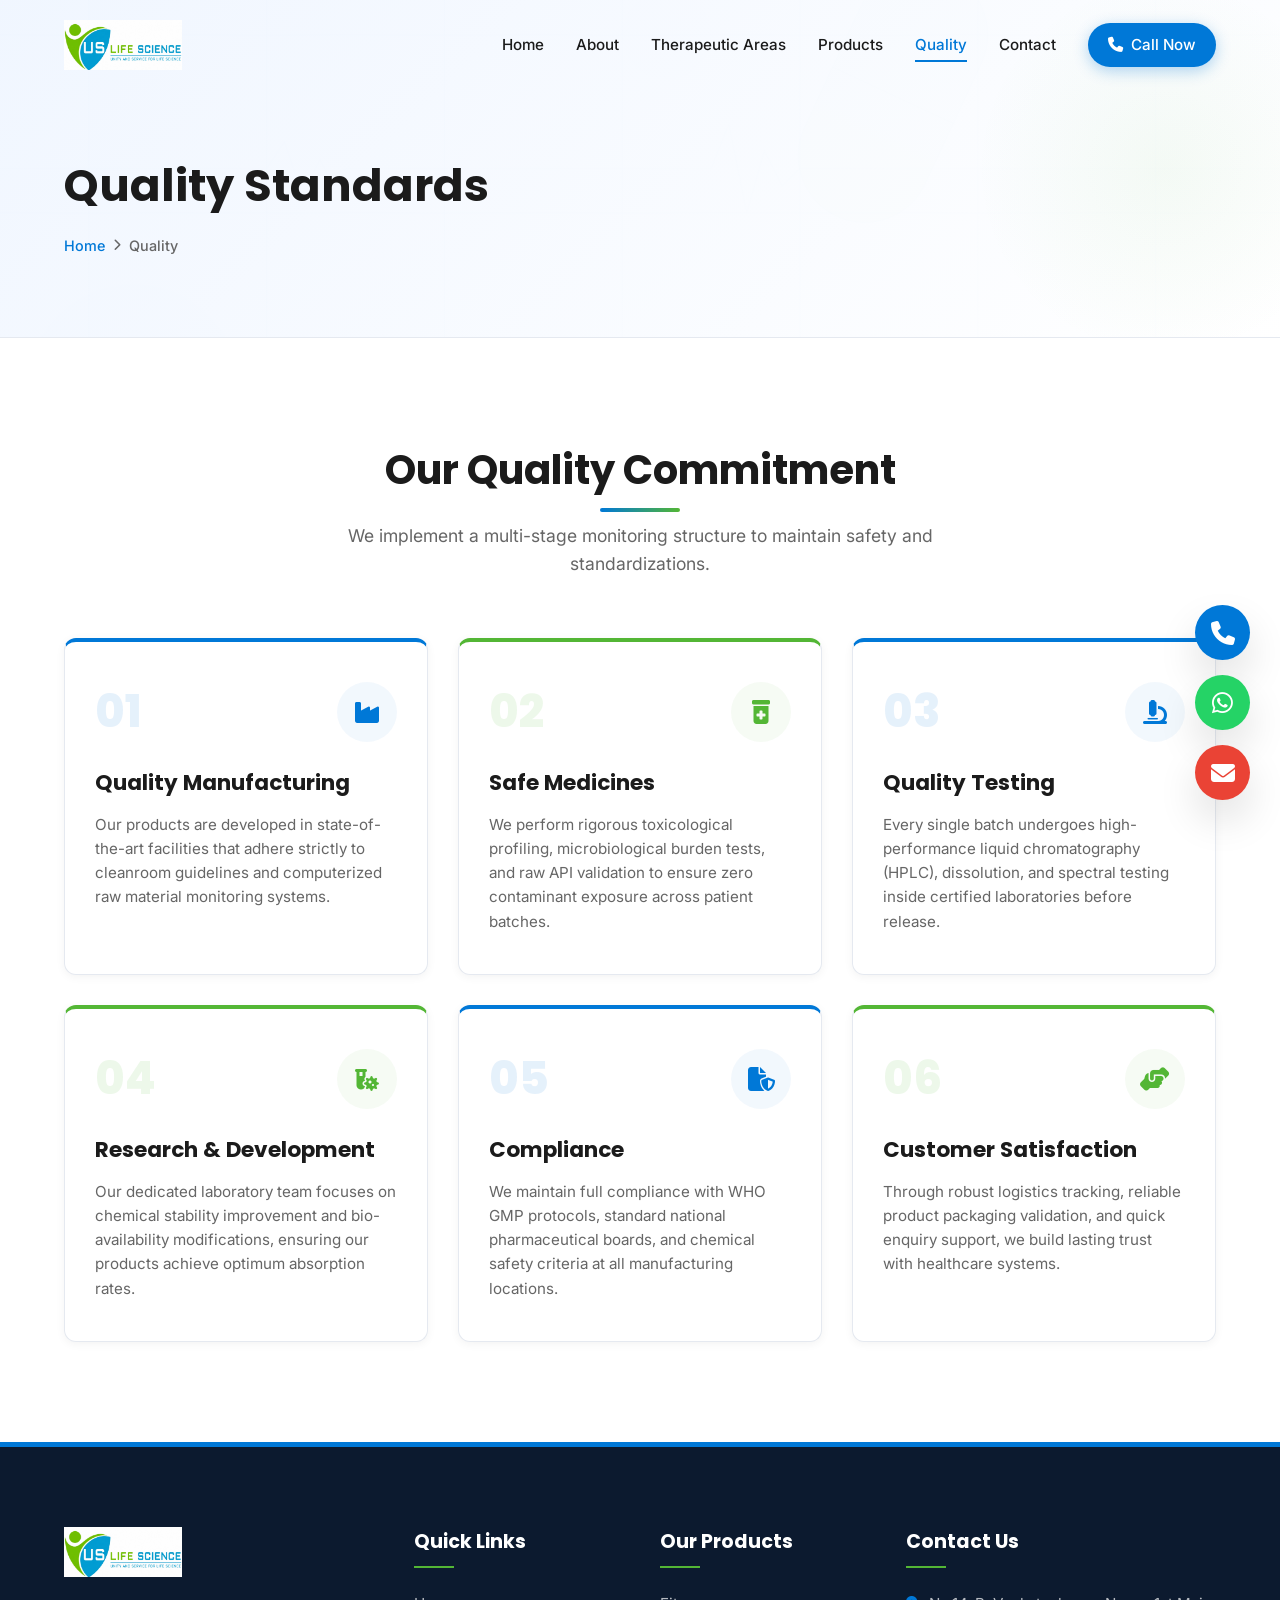
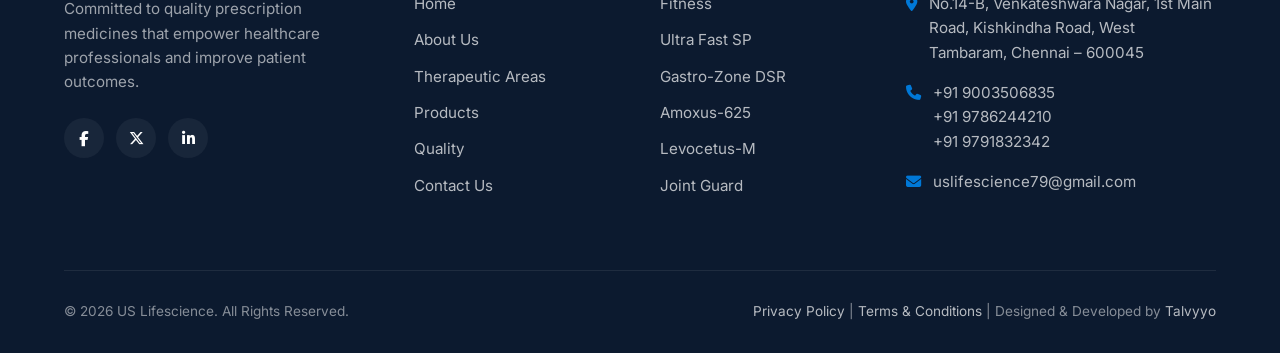
<file: quality.html>
<!DOCTYPE html>
<html lang="en">
<head>
    <meta charset="UTF-8">
    <meta name="viewport" content="width=device-width, initial-scale=1.0">
    <meta http-equiv="X-UA-Compatible" content="ie=edge">
    
    <title>Quality Assurance & Compliance | US Lifescience</title>
    <meta name="description" content="Read about US Lifescience quality manufacturing standards, safety processes, testing compliance, and WHO GMP regulations.">
    <meta name="keywords" content="WHO GMP standard Chennai, Pharmaceutical quality, medicine safety testing, clinical compliance India">
    <meta name="author" content="Talvyyo">
    
    <link rel="shortcut icon" href="images/logo/logo.jpg" type="image/x-icon">
    <link rel="stylesheet" href="https://cdnjs.cloudflare.com/ajax/libs/font-awesome/6.4.0/css/all.min.css">
    <link rel="stylesheet" href="css/style.css">
    <link rel="stylesheet" href="css/responsive.css">
    <link rel="stylesheet" href="css/animations.css">
</head>
<body>

    <!-- 1. Loading Screen -->
    <div id="loading-screen">
        <div class="loader-logo">
            <img src="images/logo/logo.jpg" alt="US Lifescience Logo">
        </div>
        <div class="loader-bar">
            <div class="loader-progress"></div>
        </div>
    </div>

    <!-- 2. Header & Sticky Navbar -->
    <header>
        <div class="container">
            <div class="nav-container">
                <div class="logo">
                    <a href="index.html">
                        <img src="images/logo/logo.jpg" alt="US Lifescience Logo" style="height: 50px; width: auto; object-fit: contain;">
                    </a>
                </div>
                
                <ul class="nav-menu">
                    <li><a href="index.html">Home</a></li>
                    <li><a href="about.html">About</a></li>
                    <li><a href="index.html#therapeutic">Therapeutic Areas</a></li>
                    <li><a href="products.html">Products</a></li>
                    <li><a href="quality.html" class="active">Quality</a></li>
                    <li><a href="contact.html">Contact</a></li>
                    <li><a href="tel:+919003506835" class="btn btn-primary btn-sm"><i class="fa-solid fa-phone"></i> Call Now</a></li>
                </ul>
                
                <div class="hamburger">
                    <span></span>
                    <span></span>
                    <span></span>
                </div>
            </div>
        </div>
    </header>

    <!-- 3. Inner Banner -->
    <section class="inner-banner">
        <div class="container">
            <div class="inner-banner-content">
                <h1>Quality Standards</h1>
                <div class="breadcrumbs">
                    <a href="index.html">Home</a>
                    <i class="fa-solid fa-chevron-right" style="font-size: 0.75rem; color: var(--muted-text);"></i>
                    <span>Quality</span>
                </div>
            </div>
        </div>
    </section>

    <!-- 4. Premium Animated Timeline -->
    <section class="section">
        <div class="container">
            <div class="section-header reveal">
                <h2>Our Quality Commitment</h2>
                <p>We implement a multi-stage monitoring structure to maintain safety and standardizations.</p>
            </div>
            
            <div class="quality-grid">
                
                <!-- Card 1: Quality Manufacturing -->
                <div class="quality-card reveal delay-1">
                    <div class="quality-card-header">
                        <div class="quality-number">01</div>
                        <div class="quality-icon"><i class="fa-solid fa-industry"></i></div>
                    </div>
                    <h3>Quality Manufacturing</h3>
                    <p>Our products are developed in state-of-the-art facilities that adhere strictly to cleanroom guidelines and computerized raw material monitoring systems.</p>
                </div>
                
                <!-- Card 2: Safe Medicines -->
                <div class="quality-card reveal delay-2">
                    <div class="quality-card-header">
                        <div class="quality-number">02</div>
                        <div class="quality-icon"><i class="fa-solid fa-prescription-bottle-medical"></i></div>
                    </div>
                    <h3>Safe Medicines</h3>
                    <p>We perform rigorous toxicological profiling, microbiological burden tests, and raw API validation to ensure zero contaminant exposure across patient batches.</p>
                </div>
                
                <!-- Card 3: Quality Testing -->
                <div class="quality-card reveal delay-3">
                    <div class="quality-card-header">
                        <div class="quality-number">03</div>
                        <div class="quality-icon"><i class="fa-solid fa-microscope"></i></div>
                    </div>
                    <h3>Quality Testing</h3>
                    <p>Every single batch undergoes high-performance liquid chromatography (HPLC), dissolution, and spectral testing inside certified laboratories before release.</p>
                </div>
                
                <!-- Card 4: Research & Development -->
                <div class="quality-card reveal delay-4">
                    <div class="quality-card-header">
                        <div class="quality-number">04</div>
                        <div class="quality-icon"><i class="fa-solid fa-vial-virus"></i></div>
                    </div>
                    <h3>Research & Development</h3>
                    <p>Our dedicated laboratory team focuses on chemical stability improvement and bio-availability modifications, ensuring our products achieve optimum absorption rates.</p>
                </div>
                
                <!-- Card 5: Compliance -->
                <div class="quality-card reveal delay-5">
                    <div class="quality-card-header">
                        <div class="quality-number">05</div>
                        <div class="quality-icon"><i class="fa-solid fa-file-shield"></i></div>
                    </div>
                    <h3>Compliance</h3>
                    <p>We maintain full compliance with WHO GMP protocols, standard national pharmaceutical boards, and chemical safety criteria at all manufacturing locations.</p>
                </div>
                
                <!-- Card 6: Customer Satisfaction -->
                <div class="quality-card reveal delay-6">
                    <div class="quality-card-header">
                        <div class="quality-number">06</div>
                        <div class="quality-icon"><i class="fa-solid fa-handshake-angle"></i></div>
                    </div>
                    <h3>Customer Satisfaction</h3>
                    <p>Through robust logistics tracking, reliable product packaging validation, and quick enquiry support, we build lasting trust with healthcare systems.</p>
                </div>
                
            </div>
        </div>
    </section>

    <!-- 5. Footer Section -->
    <footer>
        <div class="container">
            <div class="footer-grid">
                <div class="footer-col footer-about">
                    <div class="logo" style="margin-bottom: 20px;">
                        <a href="index.html">
                            <img src="images/logo/logo.jpg" alt="US Lifescience Logo" style="height: 50px; width: auto; object-fit: contain;">
                        </a>
                    </div>
                    <p>Committed to quality prescription medicines that empower healthcare professionals and improve patient outcomes.</p>
                    <div class="footer-socials">
                        <a href="#" aria-label="Facebook"><i class="fa-brands fa-facebook-f"></i></a>
                        <a href="#" aria-label="Twitter"><i class="fa-brands fa-x-twitter"></i></a>
                        <a href="#" aria-label="LinkedIn"><i class="fa-brands fa-linkedin-in"></i></a>
                    </div>
                </div>
                
                <div class="footer-col">
                    <h4>Quick Links</h4>
                    <ul class="footer-links">
                        <li><a href="index.html">Home</a></li>
                        <li><a href="about.html">About Us</a></li>
                        <li><a href="index.html#therapeutic">Therapeutic Areas</a></li>
                        <li><a href="products.html">Products</a></li>
                        <li><a href="quality.html">Quality</a></li>
                        <li><a href="contact.html">Contact Us</a></li>
                    </ul>
                </div>
                
                <div class="footer-col">
                    <h4>Our Products</h4>
                    <ul class="footer-links">
                        <li><a href="products.html">Fitness</a></li>
                        <li><a href="products.html">Ultra Fast SP</a></li>
                        <li><a href="products.html">Gastro-Zone DSR</a></li>
                        <li><a href="products.html">Amoxus-625</a></li>
                        <li><a href="products.html">Levocetus-M</a></li>
                        <li><a href="products.html">Joint Guard</a></li>
                    </ul>
                </div>
                
                <div class="footer-col">
                    <h4>Contact Us</h4>
                    <ul class="footer-contact-info">
                        <li>
                            <i class="fa-solid fa-location-dot"></i>
                            <span>No.14-B, Venkateshwara Nagar, 1st Main Road, Kishkindha Road, West Tambaram, Chennai – 600045</span>
                        </li>
                        <li>
                            <i class="fa-solid fa-phone"></i>
                            <div>
                                <a href="tel:+919003506835" style="color: inherit;">+91 9003506835</a><br>
                                <a href="tel:+919786244210" style="color: inherit;">+91 9786244210</a><br>
                                <a href="tel:+919791832342" style="color: inherit;">+91 9791832342</a>
                            </div>
                        </li>
                        <li>
                            <i class="fa-solid fa-envelope"></i>
                            <a href="mailto:uslifescience79@gmail.com" style="color: inherit;">uslifescience79@gmail.com</a>
                        </li>
                    </ul>
                </div>
            </div>
            
            <div class="footer-bottom">
                <p>&copy; 2026 US Lifescience. All Rights Reserved.</p>
                <p><a href="privacy-policy.html">Privacy Policy</a> | <a href="terms.html">Terms & Conditions</a> | Designed & Developed by <a href="#" target="_blank" rel="noopener">Talvyyo</a></p>
            </div>
        </div>
    </footer>

    <!-- 6. Floating Buttons -->
    <div class="floating-actions">
        <a href="tel:+919003506835" class="float-btn float-phone" aria-label="Call Us">
            <i class="fa-solid fa-phone"></i>
            <span class="float-tooltip">Call Support</span>
        </a>
        <a href="https://wa.me/919003506835" class="float-btn float-whatsapp" target="_blank" rel="noopener" aria-label="WhatsApp Chat">
            <i class="fa-brands fa-whatsapp"></i>
            <span class="float-tooltip">WhatsApp Live</span>
        </a>
        <a href="mailto:uslifescience79@gmail.com" class="float-btn float-email" aria-label="Email Enquiry">
            <i class="fa-solid fa-envelope"></i>
            <span class="float-tooltip">Send Email</span>
        </a>
        <a href="#" class="float-btn float-top" aria-label="Back to Top">
            <i class="fa-solid fa-arrow-up"></i>
            <span class="float-tooltip">Back to Top</span>
        </a>
    </div>

    <script src="js/main.js"></script>
    <script src="js/animations.js"></script>
</body>
</html>
</file>
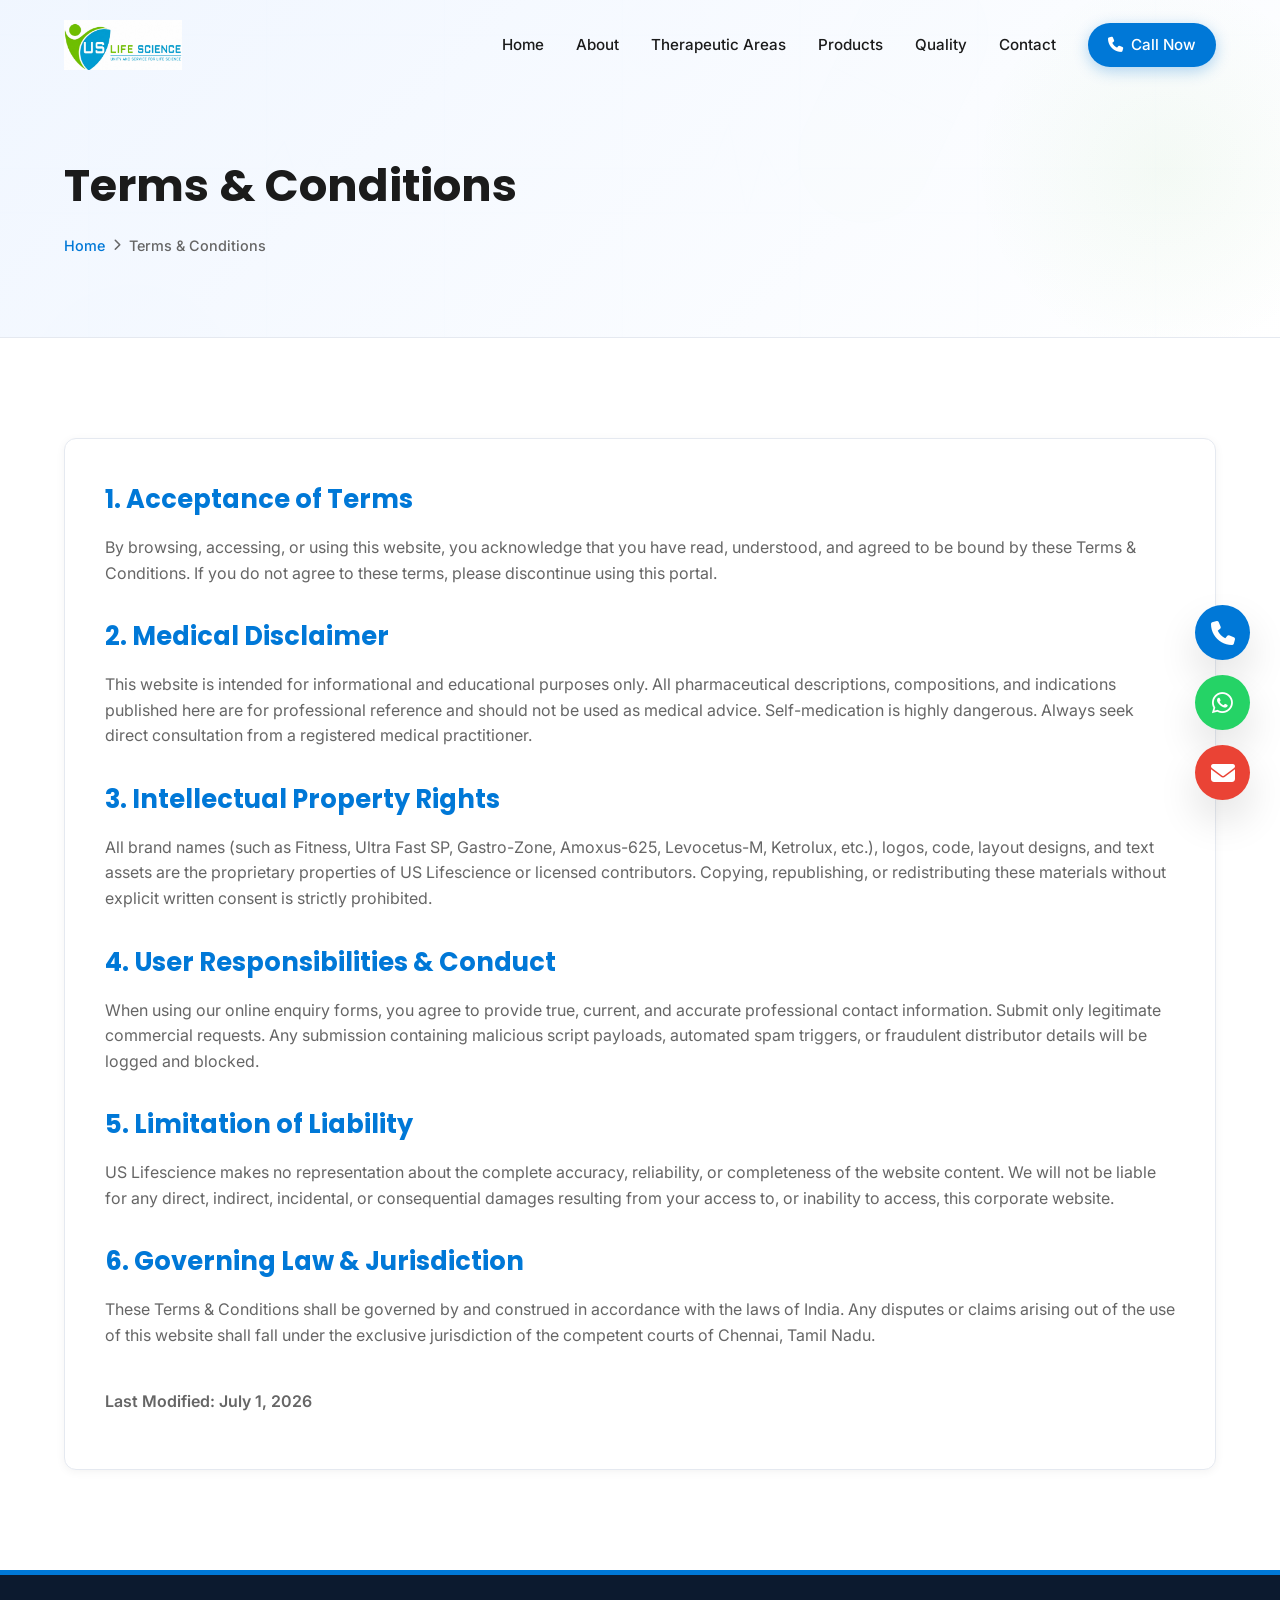
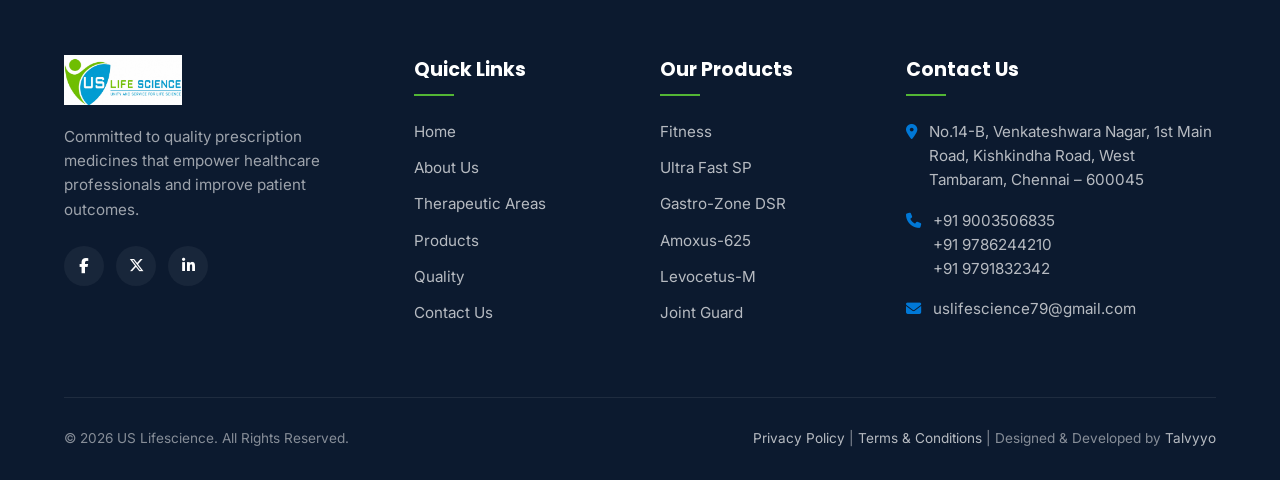
<file: terms.html>
<!DOCTYPE html>
<html lang="en">
<head>
    <meta charset="UTF-8">
    <meta name="viewport" content="width=device-width, initial-scale=1.0">
    <meta http-equiv="X-UA-Compatible" content="ie=edge">
    
    <title>Terms & Conditions | US Lifescience</title>
    <meta name="description" content="Review the Terms & Conditions governing the use of the US Lifescience website.">
    <meta name="robots" content="noindex, follow">
    <link rel="shortcut icon" href="images/logo/logo.jpg" type="image/x-icon">
    
    <link rel="stylesheet" href="https://cdnjs.cloudflare.com/ajax/libs/font-awesome/6.4.0/css/all.min.css">
    <link rel="stylesheet" href="css/style.css">
    <link rel="stylesheet" href="css/responsive.css">
    <link rel="stylesheet" href="css/animations.css">
</head>
<body>

    <!-- 1. Loading Screen -->
    <div id="loading-screen">
        <div class="loader-logo">
            <img src="images/logo/logo.jpg" alt="US Lifescience Logo">
        </div>
        <div class="loader-bar">
            <div class="loader-progress"></div>
        </div>
    </div>

    <!-- 2. Header & Sticky Navbar -->
    <header>
        <div class="container">
            <div class="nav-container">
                <div class="logo">
                    <a href="index.html">
                        <img src="images/logo/logo.jpg" alt="US Lifescience Logo" style="height: 50px; width: auto; object-fit: contain;">
                    </a>
                </div>
                
                <ul class="nav-menu">
                    <li><a href="index.html">Home</a></li>
                    <li><a href="about.html">About</a></li>
                    <li><a href="index.html#therapeutic">Therapeutic Areas</a></li>
                    <li><a href="products.html">Products</a></li>
                    <li><a href="quality.html">Quality</a></li>
                    <li><a href="contact.html">Contact</a></li>
                    <li><a href="tel:+919003506835" class="btn btn-primary btn-sm"><i class="fa-solid fa-phone"></i> Call Now</a></li>
                </ul>
                
                <div class="hamburger">
                    <span></span>
                    <span></span>
                    <span></span>
                </div>
            </div>
        </div>
    </header>

    <!-- 3. Inner Banner -->
    <section class="inner-banner">
        <div class="container">
            <div class="inner-banner-content">
                <h1>Terms & Conditions</h1>
                <div class="breadcrumbs">
                    <a href="index.html">Home</a>
                    <i class="fa-solid fa-chevron-right" style="font-size: 0.75rem; color: var(--muted-text);"></i>
                    <span>Terms & Conditions</span>
                </div>
            </div>
        </div>
    </section>

    <!-- 4. Terms Content -->
    <section class="section">
        <div class="container">
            <div class="legal-content reveal">
                <h2>1. Acceptance of Terms</h2>
                <p>By browsing, accessing, or using this website, you acknowledge that you have read, understood, and agreed to be bound by these Terms & Conditions. If you do not agree to these terms, please discontinue using this portal.</p>
                
                <h2>2. Medical Disclaimer</h2>
                <p>This website is intended for informational and educational purposes only. All pharmaceutical descriptions, compositions, and indications published here are for professional reference and should not be used as medical advice. Self-medication is highly dangerous. Always seek direct consultation from a registered medical practitioner.</p>
                
                <h2>3. Intellectual Property Rights</h2>
                <p>All brand names (such as Fitness, Ultra Fast SP, Gastro-Zone, Amoxus-625, Levocetus-M, Ketrolux, etc.), logos, code, layout designs, and text assets are the proprietary properties of US Lifescience or licensed contributors. Copying, republishing, or redistributing these materials without explicit written consent is strictly prohibited.</p>
                
                <h2>4. User Responsibilities & Conduct</h2>
                <p>When using our online enquiry forms, you agree to provide true, current, and accurate professional contact information. Submit only legitimate commercial requests. Any submission containing malicious script payloads, automated spam triggers, or fraudulent distributor details will be logged and blocked.</p>
                
                <h2>5. Limitation of Liability</h2>
                <p>US Lifescience makes no representation about the complete accuracy, reliability, or completeness of the website content. We will not be liable for any direct, indirect, incidental, or consequential damages resulting from your access to, or inability to access, this corporate website.</p>
                
                <h2>6. Governing Law & Jurisdiction</h2>
                <p>These Terms & Conditions shall be governed by and construed in accordance with the laws of India. Any disputes or claims arising out of the use of this website shall fall under the exclusive jurisdiction of the competent courts of Chennai, Tamil Nadu.</p>
                
                <p style="margin-top: 40px; font-weight: 600; color: var(--muted-text);">Last Modified: July 1, 2026</p>
            </div>
        </div>
    </section>

    <!-- 5. Footer Section -->
    <footer>
        <div class="container">
            <div class="footer-grid">
                <div class="footer-col footer-about">
                    <div class="logo" style="margin-bottom: 20px;">
                        <a href="index.html">
                            <img src="images/logo/logo.jpg" alt="US Lifescience Logo" style="height: 50px; width: auto; object-fit: contain;">
                        </a>
                    </div>
                    <p>Committed to quality prescription medicines that empower healthcare professionals and improve patient outcomes.</p>
                    <div class="footer-socials">
                        <a href="#" aria-label="Facebook"><i class="fa-brands fa-facebook-f"></i></a>
                        <a href="#" aria-label="Twitter"><i class="fa-brands fa-x-twitter"></i></a>
                        <a href="#" aria-label="LinkedIn"><i class="fa-brands fa-linkedin-in"></i></a>
                    </div>
                </div>
                
                <div class="footer-col">
                    <h4>Quick Links</h4>
                    <ul class="footer-links">
                        <li><a href="index.html">Home</a></li>
                        <li><a href="about.html">About Us</a></li>
                        <li><a href="index.html#therapeutic">Therapeutic Areas</a></li>
                        <li><a href="products.html">Products</a></li>
                        <li><a href="quality.html">Quality</a></li>
                        <li><a href="contact.html">Contact Us</a></li>
                    </ul>
                </div>
                
                <div class="footer-col">
                    <h4>Our Products</h4>
                    <ul class="footer-links">
                        <li><a href="products.html">Fitness</a></li>
                        <li><a href="products.html">Ultra Fast SP</a></li>
                        <li><a href="products.html">Gastro-Zone DSR</a></li>
                        <li><a href="products.html">Amoxus-625</a></li>
                        <li><a href="products.html">Levocetus-M</a></li>
                        <li><a href="products.html">Joint Guard</a></li>
                    </ul>
                </div>
                
                <div class="footer-col">
                    <h4>Contact Us</h4>
                    <ul class="footer-contact-info">
                        <li>
                            <i class="fa-solid fa-location-dot"></i>
                            <span>No.14-B, Venkateshwara Nagar, 1st Main Road, Kishkindha Road, West Tambaram, Chennai – 600045</span>
                        </li>
                        <li>
                            <i class="fa-solid fa-phone"></i>
                            <div>
                                <a href="tel:+919003506835" style="color: inherit;">+91 9003506835</a><br>
                                <a href="tel:+919786244210" style="color: inherit;">+91 9786244210</a><br>
                                <a href="tel:+919791832342" style="color: inherit;">+91 9791832342</a>
                            </div>
                        </li>
                        <li>
                            <i class="fa-solid fa-envelope"></i>
                            <a href="mailto:uslifescience79@gmail.com" style="color: inherit;">uslifescience79@gmail.com</a>
                        </li>
                    </ul>
                </div>
            </div>
            
            <div class="footer-bottom">
                <p>&copy; 2026 US Lifescience. All Rights Reserved.</p>
                <p><a href="privacy-policy.html">Privacy Policy</a> | <a href="terms.html">Terms & Conditions</a> | Designed & Developed by <a href="#" target="_blank" rel="noopener">Talvyyo</a></p>
            </div>
        </div>
    </footer>

    <!-- 6. Floating Buttons -->
    <div class="floating-actions">
        <a href="tel:+919003506835" class="float-btn float-phone" aria-label="Call Us">
            <i class="fa-solid fa-phone"></i>
            <span class="float-tooltip">Call Support</span>
        </a>
        <a href="https://wa.me/919003506835" class="float-btn float-whatsapp" target="_blank" rel="noopener" aria-label="WhatsApp Chat">
            <i class="fa-brands fa-whatsapp"></i>
            <span class="float-tooltip">WhatsApp Live</span>
        </a>
        <a href="mailto:uslifescience79@gmail.com" class="float-btn float-email" aria-label="Email Enquiry">
            <i class="fa-solid fa-envelope"></i>
            <span class="float-tooltip">Send Email</span>
        </a>
        <a href="#" class="float-btn float-top" aria-label="Back to Top">
            <i class="fa-solid fa-arrow-up"></i>
            <span class="float-tooltip">Back to Top</span>
        </a>
    </div>

    <script src="js/main.js"></script>
    <script src="js/animations.js"></script>
</body>
</html>
</file>
<file: css/style.css>
/* 
 * US Lifescience - Global Stylesheet
 * Custom styles for Premium Pharmaceutical Theme
 */

@import url('https://fonts.googleapis.com/css2?family=Inter:wght@300;400;500;600;700&family=Montserrat:wght@500;600;700&family=Poppins:wght@600;700;800&display=swap');

/* Color Variables & Base Styles */
:root {
    --primary-blue: #0078D7;
    --primary-blue-dark: #005bb5;
    --medical-green: #53B635;
    --medical-green-dark: #3e9124;
    --white: #FFFFFF;
    --light-grey: #F7F9FC;
    --border-grey: #E5E9F0;
    --dark-text: #1B1B1B;
    --muted-text: #666666;
    --transition-speed: 0.3s;
    --shadow-sm: 0 2px 10px rgba(0, 0, 0, 0.05);
    --shadow-md: 0 10px 30px rgba(0, 0, 0, 0.08);
    --shadow-lg: 0 20px 40px rgba(0, 0, 0, 0.12);
    --border-radius: 12px;
    --border-radius-lg: 24px;
    
    /* Font Declarations */
    --font-heading: 'Poppins', sans-serif;
    --font-body: 'Inter', sans-serif;
    --font-btn: 'Montserrat', sans-serif;
    
    /* Dark mode safety - lock color scheme to light */
    color-scheme: light;
}

* {
    margin: 0;
    padding: 0;
    box-sizing: border-box;
}

html {
    scroll-behavior: smooth;
    font-family: var(--font-body);
    color: var(--dark-text);
    background-color: var(--white);
    -webkit-font-smoothing: antialiased;
}

body {
    line-height: 1.6;
    overflow-x: hidden;
}

/* Typography elements */
h1, h2, h3, h4, h5, h6 {
    font-family: var(--font-heading);
    color: var(--dark-text);
    font-weight: 700;
    word-break: break-word;
    overflow-wrap: break-word;
}

p {
    font-family: var(--font-body);
    font-weight: 400;
    color: var(--muted-text);
}

a {
    text-decoration: none;
    color: inherit;
    transition: all var(--transition-speed) ease;
}

img {
    max-width: 100%;
    height: auto;
    display: block;
}

ul {
    list-style: none;
}

/* Loading Screen Animation */
#loading-screen {
    position: fixed;
    top: 0;
    left: 0;
    width: 100%;
    height: 100vh;
    background-color: var(--white);
    z-index: 9999;
    display: flex;
    justify-content: center;
    align-items: center;
    flex-direction: column;
    transition: opacity 0.5s ease, visibility 0.5s ease;
}

.loader-logo {
    display: flex;
    align-items: center;
    gap: 12px;
    margin-bottom: 20px;
    opacity: 0;
    transform: translateY(20px);
    animation: fadeInUp 0.8s forwards ease;
}

.loader-logo img {
    height: 80px;
    width: auto;
    object-fit: contain;
}

.loader-logo i {
    font-size: 3rem;
    color: var(--primary-blue);
    animation: pulse 1.5s infinite ease-in-out;
}

.loader-logo span {
    font-family: var(--font-heading);
    font-size: 2.2rem;
    font-weight: 800;
    letter-spacing: -0.5px;
}

.loader-logo span .blue-text { color: var(--primary-blue); }
.loader-logo span .green-text { color: var(--medical-green); }

.loader-bar {
    width: 150px;
    height: 4px;
    background-color: var(--light-grey);
    border-radius: 10px;
    overflow: hidden;
    position: relative;
}

.loader-progress {
    width: 100%;
    height: 100%;
    background: linear-gradient(90deg, var(--primary-blue), var(--medical-green));
    position: absolute;
    left: -100%;
    animation: loadingAnim 1.8s infinite ease-in-out;
}

/* Custom buttons styling */
.btn {
    display: inline-flex;
    align-items: center;
    justify-content: center;
    font-family: var(--font-btn);
    font-weight: 600;
    font-size: 0.95rem;
    padding: 14px 28px;
    border-radius: 30px;
    cursor: pointer;
    transition: all 0.4s cubic-bezier(0.165, 0.84, 0.44, 1);
    border: none;
    outline: none;
    gap: 8px;
}

.btn-primary {
    background-color: var(--primary-blue);
    color: var(--white);
    box-shadow: 0 4px 15px rgba(0, 120, 215, 0.3);
}

.btn-primary:hover {
    background-color: var(--primary-blue-dark);
    transform: translateY(-3px);
    box-shadow: 0 8px 20px rgba(0, 120, 215, 0.4);
}

.btn-secondary {
    background-color: var(--white);
    color: var(--primary-blue);
    border: 2px solid var(--primary-blue);
}

.btn-secondary:hover {
    background-color: var(--primary-blue);
    color: var(--white);
    transform: translateY(-3px);
    box-shadow: 0 8px 20px rgba(0, 120, 215, 0.2);
}

.btn-green {
    background-color: var(--medical-green);
    color: var(--white);
    box-shadow: 0 4px 15px rgba(83, 182, 53, 0.3);
}

.btn-green:hover {
    background-color: var(--medical-green-dark);
    transform: translateY(-3px);
    box-shadow: 0 8px 20px rgba(83, 182, 53, 0.4);
}

.btn-sm {
    padding: 10px 20px;
    font-size: 0.85rem;
}

/* Header & Navigation */
header {
    width: 100%;
    position: fixed;
    top: 0;
    left: 0;
    z-index: 1000;
    background-color: transparent;
    transition: all 0.4s ease;
    padding: 20px 0;
}

header.sticky {
    background-color: rgba(255, 255, 255, 0.95);
    backdrop-filter: blur(10px);
    padding: 12px 0;
    box-shadow: var(--shadow-sm);
    border-bottom: 1px solid var(--border-grey);
}

.container {
    width: 100%;
    max-width: 1200px;
    margin: 0 auto;
    padding: 0 24px;
}

.nav-container {
    display: flex;
    justify-content: space-between;
    align-items: center;
}

.logo a {
    display: flex;
    align-items: center;
    gap: 10px;
}

.logo i {
    font-size: 2.2rem;
    color: var(--primary-blue);
    transition: transform var(--transition-speed) ease;
}

.logo:hover i {
    transform: rotate(90deg);
}

.logo-text {
    font-family: var(--font-heading);
    font-size: 1.5rem;
    font-weight: 800;
    letter-spacing: -0.5px;
}

.logo-text .blue { color: var(--primary-blue); }
.logo-text .green { color: var(--medical-green); }

.nav-menu {
    display: flex;
    align-items: center;
    gap: 32px;
}

.nav-menu li a {
    font-family: var(--font-body);
    font-size: 0.95rem;
    font-weight: 500;
    color: var(--dark-text);
    position: relative;
    padding: 8px 0;
}

.nav-menu li a::after {
    content: '';
    position: absolute;
    bottom: 0;
    left: 0;
    width: 0;
    height: 2px;
    background-color: var(--primary-blue);
    transition: width var(--transition-speed) ease;
}

.nav-menu li a:hover::after,
.nav-menu li a.active::after {
    width: 100%;
}

.nav-menu li a.active {
    color: var(--primary-blue);
}

.nav-menu li a.btn {
    padding: 10px 20px;
    color: var(--white);
}

.nav-menu li a.btn::after {
    display: none !important;
}

.nav-menu li a.btn-primary {
    color: var(--white);
    background-color: var(--primary-blue);
}

.nav-menu li a.btn-primary:hover {
    color: var(--white);
    background-color: var(--primary-blue-dark);
}

.nav-actions {
    display: flex;
    align-items: center;
    gap: 16px;
}

/* Mobile Hamburger Menu */
.hamburger {
    display: none;
    cursor: pointer;
    flex-direction: column;
    gap: 6px;
}

.hamburger span {
    display: block;
    width: 25px;
    height: 3px;
    background-color: var(--dark-text);
    border-radius: 3px;
    transition: all var(--transition-speed) ease;
}

/* Hero Section */
.hero {
    height: 100vh;
    min-height: 600px;
    background: linear-gradient(135deg, rgba(240, 246, 255, 0.85) 0%, rgba(255, 255, 255, 0.9) 100%), 
                url('../images/hero/hero-bg.png') no-repeat center center/cover;
    display: flex;
    align-items: center;
    position: relative;
    padding-top: 80px;
    overflow: hidden;
}

.hero::before {
    content: '';
    position: absolute;
    top: 0;
    right: 0;
    width: 45%;
    height: 100%;
    background: radial-gradient(circle at 60% 50%, rgba(83, 182, 53, 0.08) 0%, transparent 60%);
    z-index: 1;
}

.hero::after {
    content: '';
    position: absolute;
    bottom: -50px;
    left: -50px;
    width: 300px;
    height: 300px;
    background: radial-gradient(circle, rgba(0, 120, 215, 0.05) 0%, transparent 70%);
    border-radius: 50%;
    z-index: 1;
}

.hero .container {
    position: relative;
    z-index: 2;
}

.hero-grid {
    display: grid;
    grid-template-columns: 1.2fr 0.8fr;
    gap: 40px;
    align-items: center;
}

.hero-grid.hero-centered {
    grid-template-columns: 1fr;
    text-align: center;
    max-width: 800px;
    margin: 0 auto;
}

.hero-centered .hero-content {
    display: flex;
    flex-direction: column;
    align-items: center;
}

.hero-centered .hero-btns {
    justify-content: center;
}

.hero-centered .hero-subtitle {
    margin-left: auto;
    margin-right: auto;
}

.hero-content {
    opacity: 0;
    transform: translateY(30px);
    animation: fadeInUp 1s 0.3s forwards ease-out;
}

.hero-tagline {
    display: inline-flex;
    align-items: center;
    gap: 8px;
    background-color: rgba(0, 120, 215, 0.1);
    color: var(--primary-blue);
    padding: 6px 16px;
    border-radius: 30px;
    font-size: 0.85rem;
    font-weight: 600;
    margin-bottom: 24px;
    letter-spacing: 0.5px;
}

.hero-tagline i {
    font-size: 0.9rem;
}

.hero h1 {
    font-size: 3.5rem;
    line-height: 1.2;
    margin-bottom: 24px;
    letter-spacing: -1px;
}

.hero h1 span.highlight {
    background: linear-gradient(120deg, var(--primary-blue), var(--medical-green));
    -webkit-background-clip: text;
    -webkit-text-fill-color: transparent;
}

.hero-subtitle {
    font-size: 1.2rem;
    color: var(--muted-text);
    margin-bottom: 40px;
    max-width: 600px;
}

.hero-btns {
    display: flex;
    gap: 16px;
}

/* Beautiful Interactive DNA Illustration in Hero */
.hero-illustration {
    position: relative;
    display: flex;
    justify-content: center;
    align-items: center;
    opacity: 0;
    transform: scale(0.9);
    animation: scaleIn 1s 0.5s forwards ease-out;
}

.dna-svg {
    width: 100%;
    max-width: 400px;
    filter: drop-shadow(0 15px 30px rgba(0, 120, 215, 0.15));
}

/* Floating Dots Background */
.floating-elements {
    position: absolute;
    width: 100%;
    height: 100%;
    top: 0;
    left: 0;
    pointer-events: none;
    z-index: 1;
}

.float-dot {
    position: absolute;
    border-radius: 50%;
    background: linear-gradient(to right, var(--primary-blue), var(--medical-green));
    opacity: 0.15;
    animation: floatUpDown 6s infinite ease-in-out;
}

.dot-1 { width: 40px; height: 40px; top: 20%; right: 15%; animation-delay: 0s; }
.dot-2 { width: 20px; height: 20px; bottom: 30%; right: 40%; animation-delay: 2s; }
.dot-3 { width: 30px; height: 30px; top: 60%; left: 10%; animation-delay: 4s; }

/* Section General Layout */
.section {
    padding: 100px 0;
    position: relative;
}

.section-bg-alt {
    background-color: var(--light-grey);
}

.section-header {
    text-align: center;
    max-width: 700px;
    margin: 0 auto 60px auto;
}

.section-header h2 {
    font-size: 2.5rem;
    margin-bottom: 20px;
    position: relative;
    display: inline-block;
}

.section-header h2::after {
    content: '';
    position: absolute;
    bottom: -10px;
    left: 50%;
    transform: translateX(-50%);
    width: 80px;
    height: 4px;
    background: linear-gradient(90deg, var(--primary-blue), var(--medical-green));
    border-radius: 2px;
}

.section-header p {
    font-size: 1.1rem;
}

/* About Section Home */
.about-split {
    display: grid;
    grid-template-columns: 1.1fr 0.9fr;
    gap: 60px;
    align-items: center;
}

.about-split.reversed {
    grid-template-columns: 0.9fr 1.1fr;
}

.about-split.reversed .about-text {
    order: 2;
}

.about-split.reversed .about-image-wrapper {
    order: 1;
}

.about-text h2 {
    font-size: 2.3rem;
    margin-bottom: 24px;
}

.about-text h3 {
    font-size: 1.8rem;
    margin-bottom: 20px;
    color: var(--primary-blue);
}

.about-text p {
    margin-bottom: 20px;
    font-size: 1.05rem;
}

.about-text p:first-of-type {
    font-size: 1.1rem;
    line-height: 1.7;
}

.about-text p:last-of-type {
    margin-bottom: 30px;
}

.mission-vision-grid {
    display: grid;
    grid-template-columns: 1fr 1fr;
    gap: 30px;
    margin-top: 40px;
}

.mv-card {
    background-color: var(--white);
    padding: 30px;
    border-radius: var(--border-radius);
    box-shadow: var(--shadow-sm);
    border-top: 5px solid var(--primary-blue);
    transition: all var(--transition-speed) ease;
}

.mv-card.vision-card {
    border-top-color: var(--medical-green);
}

.mv-card:hover {
    transform: translateY(-5px);
    box-shadow: var(--shadow-md);
}

.mv-card i {
    font-size: 2.2rem;
    margin-bottom: 20px;
}

.mv-card.mission-card i { color: var(--primary-blue); }
.mv-card.vision-card i { color: var(--medical-green); }

.mv-card h4 {
    font-size: 1.25rem;
    margin-top: 10px;
    margin-bottom: 12px;
}

.mv-card p {
    font-size: 0.95rem;
    margin-top: 8px;
}

.about-image-wrapper {
    position: relative;
}

.about-image-container {
    border-radius: var(--border-radius-lg);
    overflow: hidden;
    box-shadow: var(--shadow-lg);
    position: relative;
    background: linear-gradient(135deg, var(--primary-blue), var(--medical-green));
}

.about-image-container img {
    opacity: 0.95;
    transition: transform 0.6s ease;
}

.about-image-container:hover img {
    transform: scale(1.05);
}

.experience-badge {
    position: absolute;
    bottom: -30px;
    left: -30px;
    background: linear-gradient(135deg, var(--primary-blue), var(--medical-green));
    color: var(--white);
    padding: 30px;
    border-radius: var(--border-radius);
    box-shadow: var(--shadow-lg);
    text-align: center;
    animation: floatUpDown 5s infinite ease-in-out;
}

.experience-badge .num {
    font-family: var(--font-heading);
    font-size: 2.5rem;
    font-weight: 800;
    display: block;
    line-height: 1;
}

.experience-badge .text {
    font-size: 0.85rem;
    font-weight: 600;
    text-transform: uppercase;
    letter-spacing: 1px;
}

.experience-badge.badge-right {
    left: auto;
    right: -30px;
    background: linear-gradient(135deg, var(--medical-green), var(--primary-blue));
}

/* Therapeutic Areas */
.therapy-grid {
    display: grid;
    grid-template-columns: repeat(3, 1fr);
    gap: 30px;
}

.therapy-card {
    background-color: var(--white);
    border-radius: var(--border-radius);
    padding: 40px 30px;
    text-align: center;
    box-shadow: var(--shadow-sm);
    border: 1px solid var(--border-grey);
    transition: all 0.4s cubic-bezier(0.165, 0.84, 0.44, 1);
    position: relative;
    overflow: hidden;
}

.therapy-card::before {
    content: '';
    position: absolute;
    top: 0;
    left: 0;
    width: 100%;
    height: 4px;
    background: linear-gradient(90deg, var(--primary-blue), var(--medical-green));
    transform: scaleX(0);
    transform-origin: left;
    transition: transform var(--transition-speed) ease;
}

.therapy-card:hover::before {
    transform: scaleX(1);
}

.therapy-card:hover {
    transform: translateY(-8px);
    box-shadow: var(--shadow-lg);
    border-color: transparent;
}

.therapy-icon {
    width: 80px;
    height: 80px;
    background-color: rgba(0, 120, 215, 0.05);
    color: var(--primary-blue);
    border-radius: 50%;
    display: flex;
    align-items: center;
    justify-content: center;
    margin: 0 auto 24px auto;
    font-size: 2rem;
    transition: all var(--transition-speed) ease;
}

.therapy-card:hover .therapy-icon {
    background-color: var(--primary-blue);
    color: var(--white);
    transform: scale(1.1) rotate(10deg);
}

.therapy-card h3 {
    font-size: 1.4rem;
    margin-bottom: 12px;
}

.therapy-card p {
    font-size: 0.95rem;
}

/* Statistics Section */
.stats-section {
    background: linear-gradient(135deg, var(--primary-blue-dark) 0%, #004b93 100%);
    color: var(--white);
    padding: 80px 0;
    position: relative;
    overflow: hidden;
}

.stats-section::before {
    content: '';
    position: absolute;
    width: 100%;
    height: 100%;
    top: 0;
    left: 0;
    background: radial-gradient(circle at 80% 20%, rgba(83, 182, 53, 0.15) 0%, transparent 55%);
}

.stats-grid {
    display: grid;
    grid-template-columns: repeat(4, 1fr);
    gap: 30px;
    position: relative;
    z-index: 2;
}

.stat-item {
    text-align: center;
}

.stat-number {
    font-family: var(--font-heading);
    font-size: 3.5rem;
    font-weight: 800;
    margin-bottom: 10px;
    background: linear-gradient(135deg, #ffffff, #bbf2a6);
    -webkit-background-clip: text;
    -webkit-text-fill-color: transparent;
    line-height: 1;
}

.stat-label {
    font-family: var(--font-body);
    font-size: 1.1rem;
    font-weight: 500;
    opacity: 0.9;
}

/* Why Choose Us */
.choose-grid {
    display: grid;
    grid-template-columns: repeat(4, 1fr);
    gap: 24px;
}

.choose-card {
    background-color: var(--white);
    border-radius: var(--border-radius);
    padding: 30px 24px;
    box-shadow: var(--shadow-sm);
    border: 1px solid var(--border-grey);
    transition: all 0.4s cubic-bezier(0.165, 0.84, 0.44, 1);
}

.choose-card:hover {
    transform: translateY(-8px);
    box-shadow: var(--shadow-lg);
    border-color: transparent;
}

.choose-icon {
    font-size: 2.2rem;
    color: var(--medical-green);
    margin-bottom: 20px;
}

.choose-card h4 {
    font-size: 1.15rem;
    margin-bottom: 10px;
}

.choose-card p {
    font-size: 0.9rem;
    line-height: 1.5;
}

/* Products Section (Grid) */
.product-grid {
    display: grid;
    grid-template-columns: repeat(3, 1fr);
    gap: 30px;
}

.product-card {
    background-color: var(--white);
    border-radius: var(--border-radius);
    overflow: hidden;
    box-shadow: var(--shadow-sm);
    border: 1px solid var(--border-grey);
    transition: all 0.4s cubic-bezier(0.165, 0.84, 0.44, 1);
    display: flex;
    flex-direction: column;
    height: 100%;
}

.product-card:hover {
    transform: translateY(-10px);
    box-shadow: var(--shadow-lg);
}

.product-image {
    position: relative;
    width: 100%;
    height: 240px;
    background-color: var(--light-grey);
    overflow: hidden;
    display: flex;
    align-items: center;
    justify-content: center;
}

.product-image img {
    position: absolute;
    top: 0;
    left: 0;
    width: 100%;
    height: 100%;
    object-fit: cover;
    z-index: 2;
    background-color: var(--white);
}

/* Premium Placeholder Image with SVG */
.product-placeholder-svg {
    width: 100%;
    height: 100%;
    display: flex;
    flex-direction: column;
    justify-content: center;
    align-items: center;
    background: linear-gradient(135deg, rgba(0, 120, 215, 0.05) 0%, rgba(83, 182, 53, 0.05) 100%);
    color: var(--primary-blue);
    padding: 20px;
    text-align: center;
}

.product-placeholder-svg i {
    font-size: 3rem;
    margin-bottom: 12px;
    color: var(--primary-blue);
    opacity: 0.8;
    transition: transform 0.5s ease;
}

.product-card:hover .product-placeholder-svg i {
    transform: scale(1.2) rotate(5deg);
    color: var(--medical-green);
}

.product-category-tag {
    position: absolute;
    top: 15px;
    left: 15px;
    background-color: var(--white);
    color: var(--primary-blue);
    font-size: 0.75rem;
    font-weight: 700;
    padding: 4px 12px;
    border-radius: 20px;
    box-shadow: var(--shadow-sm);
    text-transform: uppercase;
    letter-spacing: 0.5px;
    border-left: 3px solid var(--medical-green);
}

.product-info {
    padding: 24px;
    display: flex;
    flex-direction: column;
    flex-grow: 1;
}

.product-info h3 {
    font-size: 1.35rem;
    margin-bottom: 8px;
    color: var(--dark-text);
}

.product-composition {
    font-size: 0.85rem;
    font-weight: 600;
    color: var(--primary-blue);
    margin-bottom: 12px;
    font-family: var(--font-body);
}

.product-desc {
    font-size: 0.9rem;
    margin-bottom: 24px;
    flex-grow: 1;
    color: var(--muted-text);
}

.product-actions {
    display: flex;
    gap: 12px;
    margin-top: auto;
}

.product-actions .btn {
    flex: 1;
    font-size: 0.85rem;
    padding: 10px 16px;
}

/* Contact Section & Form */
.contact-grid {
    display: grid;
    grid-template-columns: 0.9fr 1.1fr;
    gap: 50px;
    align-items: start;
}

.contact-info-panel {
    background-color: var(--white);
    border-radius: var(--border-radius);
    padding: 40px;
    box-shadow: var(--shadow-sm);
    border: 1px solid var(--border-grey);
}

.contact-info-panel h3 {
    font-size: 1.6rem;
    margin-bottom: 24px;
    color: var(--primary-blue);
}

.contact-details {
    display: flex;
    flex-direction: column;
    gap: 30px;
}

.contact-item {
    display: flex;
    gap: 20px;
    align-items: flex-start;
}

.contact-item-icon {
    width: 50px;
    height: 50px;
    border-radius: 50%;
    background-color: rgba(0, 120, 215, 0.05);
    color: var(--primary-blue);
    display: flex;
    align-items: center;
    justify-content: center;
    font-size: 1.25rem;
    flex-shrink: 0;
}

.contact-item-text h4 {
    font-size: 1.05rem;
    margin-bottom: 6px;
}

.contact-item-text p, 
.contact-item-text a {
    font-size: 0.95rem;
    color: var(--muted-text);
    word-break: break-all;
}

.contact-item-text a:hover {
    color: var(--primary-blue);
}

/* Contact Form container styling */
.contact-form-panel {
    background-color: var(--white);
    border-radius: var(--border-radius);
    padding: 40px;
    box-shadow: var(--shadow-md);
    border-top: 5px solid var(--primary-blue);
}

.form-group-row {
    display: grid;
    grid-template-columns: 1fr 1fr;
    gap: 20px;
}

.form-group {
    margin-bottom: 20px;
}

.form-group label {
    display: block;
    font-size: 0.85rem;
    font-weight: 600;
    margin-bottom: 8px;
    color: var(--dark-text);
}

.form-control {
    width: 100%;
    padding: 12px 16px;
    border: 1px solid var(--border-grey);
    background-color: var(--light-grey);
    border-radius: 8px;
    outline: none;
    font-family: var(--font-body);
    font-size: 0.95rem;
    transition: all var(--transition-speed) ease;
}

.form-control:focus {
    border-color: var(--primary-blue);
    background-color: var(--white);
    box-shadow: 0 0 0 4px rgba(0, 120, 215, 0.1);
}

textarea.form-control {
    resize: vertical;
    min-height: 120px;
}

/* Custom Simple Math Captcha */
.captcha-container {
    display: flex;
    align-items: center;
    gap: 15px;
    background-color: var(--light-grey);
    padding: 10px 16px;
    border-radius: 8px;
    border: 1px solid var(--border-grey);
    margin-bottom: 20px;
}

.captcha-question {
    font-weight: 700;
    color: var(--dark-text);
    font-size: 0.95rem;
}

.captcha-input {
    width: 80px;
    padding: 8px 12px;
    border: 1px solid var(--border-grey);
    border-radius: 6px;
    text-align: center;
    font-weight: 700;
    outline: none;
}

.captcha-input:focus {
    border-color: var(--primary-blue);
}

/* Form Response Notification Popups */
.form-message {
    padding: 15px 20px;
    border-radius: 8px;
    margin-bottom: 20px;
    font-weight: 500;
    font-size: 0.95rem;
    display: none;
}

.form-message.success {
    background-color: #E8F5E9;
    color: #2E7D32;
    border: 1px solid #C8E6C9;
}

.form-message.error {
    background-color: #FFEBEE;
    color: #C62828;
    border: 1px solid #FFCDD2;
}

/* Interactive Map Section */
.map-section {
    width: 100%;
    height: 450px;
    background-color: var(--light-grey);
    border-top: 1px solid var(--border-grey);
    border-bottom: 1px solid var(--border-grey);
}

.map-section iframe {
    width: 100%;
    height: 100%;
    border: none;
}

/* Footer Section */
footer {
    background-color: #0c1a2f;
    color: rgba(255, 255, 255, 0.7);
    padding: 80px 0 30px 0;
    border-top: 5px solid var(--primary-blue);
    font-size: 0.95rem;
}

.footer-grid {
    display: grid;
    grid-template-columns: 1.2fr 0.8fr 0.8fr 1.2fr;
    gap: 40px;
    margin-bottom: 60px;
}

.footer-col h4 {
    color: var(--white);
    font-size: 1.2rem;
    margin-bottom: 24px;
    position: relative;
    padding-bottom: 10px;
}

.footer-col h4::after {
    content: '';
    position: absolute;
    bottom: 0;
    left: 0;
    width: 40px;
    height: 2px;
    background-color: var(--medical-green);
}

.footer-about .logo-text {
    margin-bottom: 20px;
}

.footer-about .logo-text .blue { color: var(--primary-blue); }
.footer-about .logo-text .green { color: var(--medical-green); }

.footer-about p {
    color: rgba(255, 255, 255, 0.6);
    margin-bottom: 24px;
}

.footer-socials {
    display: flex;
    gap: 12px;
}

.footer-socials a {
    width: 40px;
    height: 40px;
    background-color: rgba(255, 255, 255, 0.05);
    color: var(--white);
    border-radius: 50%;
    display: flex;
    align-items: center;
    justify-content: center;
    transition: all var(--transition-speed) ease;
}

.footer-socials a:hover {
    background-color: var(--primary-blue);
    transform: translateY(-3px);
}

.footer-links li {
    margin-bottom: 12px;
}

.footer-links li a {
    color: rgba(255, 255, 255, 0.7);
}

.footer-links li a:hover {
    color: var(--primary-blue);
    padding-left: 6px;
}

.footer-contact-info {
    display: flex;
    flex-direction: column;
    gap: 16px;
}

.footer-contact-info a {
    word-break: break-all;
}

.footer-contact-info li {
    display: flex;
    gap: 12px;
    align-items: flex-start;
}

.footer-contact-info li i {
    color: var(--primary-blue);
    margin-top: 4px;
}

.footer-bottom {
    border-top: 1px solid rgba(255, 255, 255, 0.08);
    padding-top: 30px;
    display: flex;
    justify-content: space-between;
    align-items: center;
    font-size: 0.85rem;
}

.footer-bottom p {
    color: rgba(255, 255, 255, 0.5);
}

.footer-bottom a {
    color: rgba(255, 255, 255, 0.7);
}

.footer-bottom a:hover {
    color: var(--primary-blue);
}

/* Floating Actions Bar (Bottom Right) */
.floating-actions {
    position: fixed;
    bottom: 30px;
    right: 30px;
    display: flex;
    flex-direction: column;
    gap: 15px;
    z-index: 999;
}

.float-btn {
    width: 55px;
    height: 55px;
    border-radius: 50%;
    display: flex;
    align-items: center;
    justify-content: center;
    color: var(--white);
    box-shadow: var(--shadow-lg);
    font-size: 1.5rem;
    cursor: pointer;
    transition: all var(--transition-speed) cubic-bezier(0.175, 0.885, 0.32, 1.275);
    position: relative;
}

.float-btn:hover {
    transform: scale(1.1) translateY(-5px);
}

.float-phone {
    background-color: var(--primary-blue);
}

.float-whatsapp {
    background-color: #25D366;
}

.float-email {
    background-color: #EA4335;
}

.float-top {
    background-color: var(--dark-text);
    opacity: 0;
    visibility: hidden;
    transform: translateY(20px);
    transition: all var(--transition-speed) ease;
}

.float-top.show {
    opacity: 1;
    visibility: visible;
    transform: translateY(0);
}

.float-tooltip {
    position: absolute;
    right: 70px;
    background-color: var(--dark-text);
    color: var(--white);
    padding: 6px 12px;
    border-radius: 6px;
    font-size: 0.8rem;
    font-weight: 600;
    opacity: 0;
    visibility: hidden;
    transition: all 0.3s ease;
    white-space: nowrap;
    box-shadow: var(--shadow-sm);
    pointer-events: none;
}

.float-tooltip::after {
    content: '';
    position: absolute;
    top: 50%;
    right: -5px;
    transform: translateY(-50%) rotate(45deg);
    width: 8px;
    height: 8px;
    background-color: var(--dark-text);
}

.float-btn:hover .float-tooltip {
    opacity: 1;
    visibility: visible;
    right: 65px;
}

/* Inner Banner for Inner Pages */
.inner-banner {
    padding: 150px 0 80px 0;
    background: linear-gradient(135deg, rgba(240, 246, 255, 0.95) 0%, rgba(255, 255, 255, 0.95) 100%), 
                url('../images/hero/background-placeholder.svg') no-repeat center center/cover;
    position: relative;
    border-bottom: 1px solid var(--border-grey);
}

.inner-banner::before {
    content: '';
    position: absolute;
    top: 0;
    right: 0;
    width: 30%;
    height: 100%;
    background: radial-gradient(circle at 70% 50%, rgba(83, 182, 53, 0.05) 0%, transparent 60%);
}

.inner-banner-content {
    position: relative;
    z-index: 2;
}

.inner-banner h1 {
    font-size: 2.8rem;
    margin-bottom: 12px;
}

.breadcrumbs {
    display: flex;
    align-items: center;
    flex-wrap: wrap;
    gap: 8px;
    font-size: 0.9rem;
    font-weight: 500;
}

.breadcrumbs a {
    color: var(--primary-blue);
}

.breadcrumbs span {
    color: var(--muted-text);
}

/* =========================================
   QUALITY PAGE TIMELINE
   ========================================= */
/* =========================================
   QUALITY PAGE GRID SYSTEM
   ========================================= */
.quality-grid {
    display: grid;
    grid-template-columns: repeat(3, 1fr);
    gap: 30px;
    margin-top: 40px;
}

.quality-card {
    background-color: var(--white);
    border-radius: var(--border-radius);
    padding: 40px 30px;
    box-shadow: var(--shadow-sm);
    border: 1px solid var(--border-grey);
    border-top: 4px solid var(--primary-blue);
    transition: all 0.4s cubic-bezier(0.165, 0.84, 0.44, 1);
    display: flex;
    flex-direction: column;
}

.quality-card:nth-child(even) {
    border-top-color: var(--medical-green);
}

.quality-card:hover {
    transform: translateY(-8px);
    box-shadow: var(--shadow-lg);
    border-color: transparent;
}

.quality-card-header {
    display: flex;
    justify-content: space-between;
    align-items: center;
    margin-bottom: 24px;
}

.quality-card .quality-number {
    font-family: var(--font-heading);
    font-size: 2.8rem;
    font-weight: 800;
    line-height: 1;
    color: rgba(0, 120, 215, 0.1);
}

.quality-card:nth-child(even) .quality-number {
    color: rgba(83, 182, 53, 0.1);
}

.quality-card .quality-icon {
    width: 60px;
    height: 60px;
    background-color: rgba(0, 120, 215, 0.05);
    color: var(--primary-blue);
    border-radius: 50%;
    display: flex;
    align-items: center;
    justify-content: center;
    font-size: 1.5rem;
    transition: all var(--transition-speed) ease;
}

.quality-card:nth-child(even) .quality-icon {
    background-color: rgba(83, 182, 53, 0.05);
    color: var(--medical-green);
}

.quality-card:hover .quality-icon {
    background-color: var(--primary-blue);
    color: var(--white);
    transform: scale(1.1) rotate(10deg);
}

.quality-card:nth-child(even):hover .quality-icon {
    background-color: var(--medical-green);
    color: var(--white);
}

.quality-card h3 {
    font-size: 1.35rem;
    margin-bottom: 12px;
}

.quality-card p {
    font-size: 0.95rem;
    line-height: 1.6;
    color: var(--muted-text);
}

/* =========================================
   PRODUCT DETAILS DYNAMIC PAGE
   ========================================= */
.product-details-grid {
    display: grid;
    grid-template-columns: 1fr 1fr;
    gap: 50px;
    align-items: start;
}

.product-details-image {
    position: relative;
    background-color: var(--light-grey);
    border-radius: var(--border-radius-lg);
    border: 1px solid var(--border-grey);
    overflow: hidden;
    height: 450px;
    display: flex;
    align-items: center;
    justify-content: center;
}

.product-details-image img {
    position: absolute;
    top: 0;
    left: 0;
    width: 100%;
    height: 100%;
    object-fit: cover;
    z-index: 2;
    background-color: var(--white);
}

.product-details-info h2 {
    font-size: 2.2rem;
    margin-bottom: 6px;
    color: var(--dark-text);
}

.product-details-category {
    font-size: 0.9rem;
    font-weight: 700;
    color: var(--medical-green);
    text-transform: uppercase;
    letter-spacing: 1px;
    margin-bottom: 20px;
    display: block;
}

.product-detail-section {
    margin-bottom: 25px;
    border-bottom: 1px solid var(--border-grey);
    padding-bottom: 20px;
}

.product-detail-section:last-child {
    border-bottom: none;
}

.product-detail-section h4 {
    font-size: 1.05rem;
    color: var(--primary-blue);
    margin-bottom: 8px;
    text-transform: uppercase;
    letter-spacing: 0.5px;
}

.product-detail-section p {
    font-size: 1rem;
    color: var(--dark-text);
}

.product-disclaimer-box {
    background-color: rgba(234, 67, 53, 0.05);
    border-left: 4px solid #EA4335;
    padding: 16px;
    border-radius: 4px;
    margin-bottom: 30px;
}

.product-disclaimer-box p {
    color: #EA4335;
    font-size: 0.85rem;
    font-weight: 600;
    line-height: 1.4;
}

.product-detail-actions {
    display: flex;
    gap: 16px;
}

.product-detail-actions .btn {
    flex: 1;
}

/* Related Products */
.related-section {
    margin-top: 80px;
    border-top: 1px solid var(--border-grey);
    padding-top: 80px;
}

/* Custom Styles for Privacy Policy and Terms */
.legal-content {
    background-color: var(--white);
    padding: 40px;
    border-radius: var(--border-radius);
    box-shadow: var(--shadow-sm);
    border: 1px solid var(--border-grey);
}

.legal-content h2 {
    font-size: 1.6rem;
    margin: 30px 0 15px 0;
    color: var(--primary-blue);
}

.legal-content h2:first-of-type {
    margin-top: 0;
}

.legal-content p {
    margin-bottom: 15px;
    font-size: 1rem;
}

.legal-content ul {
    list-style-type: disc;
    padding-left: 20px;
    margin-bottom: 20px;
}

.legal-content li {
    margin-bottom: 8px;
    color: var(--muted-text);
}
</file>
<file: css/responsive.css>
/* 
 * US Lifescience - Responsiveness Stylesheet
 * Media queries for Mobile, Tablet, and Desktop layouts.
 */

@media (max-width: 1200px) {
    .container {
        padding: 0 30px;
    }
    
    .hero h1 {
        font-size: 3rem;
    }
}

@media (max-width: 992px) {
    .section {
        padding: 80px 0;
    }
    
    .hero {
        height: auto;
        min-height: 100vh;
        padding-top: 140px;
        padding-bottom: 80px;
    }
    
    .hero-grid {
        grid-template-columns: 1fr;
        gap: 50px;
        text-align: center;
    }
    
    .hero-content {
        display: flex;
        flex-direction: column;
        align-items: center;
    }
    
    .hero-subtitle {
        margin-left: auto;
        margin-right: auto;
    }
    
    .hero-btns {
        justify-content: center;
    }
    
    .about-split {
        grid-template-columns: 1fr;
        gap: 50px;
    }
    
    .about-split.reversed .about-text,
    .about-split.reversed .about-image-wrapper {
        order: 0;
    }
    
    .about-image-wrapper {
        max-width: 500px;
        margin: 0 auto;
    }
    
    .therapy-grid {
        grid-template-columns: repeat(2, 1fr);
    }
    
    .product-grid {
        grid-template-columns: repeat(2, 1fr);
    }
    
    .choose-grid {
        grid-template-columns: repeat(2, 1fr);
    }
    
    .stats-grid {
        grid-template-columns: repeat(2, 1fr);
        gap: 40px;
    }
    
    .contact-grid {
        grid-template-columns: 1fr;
        gap: 40px;
    }
    
    .footer-grid {
        grid-template-columns: repeat(2, 1fr);
        gap: 40px;
    }
    
    /* Quality Grid Adjustments */
    .quality-grid {
        grid-template-columns: repeat(2, 1fr);
        gap: 25px;
    }
    
    .product-details-grid {
        grid-template-columns: 1fr;
        gap: 30px;
    }
    
    .product-details-image {
        height: 350px;
    }
}

@media (max-width: 768px) {
    .container {
        padding: 0 20px;
    }
    
    header {
        padding: 15px 0;
    }
    
    header.sticky {
        padding: 10px 0;
    }
    
    .hamburger {
        display: flex;
        z-index: 1001;
    }
    
    .nav-menu {
        position: fixed;
        top: 0;
        right: -100%;
        width: 80%;
        max-width: 350px;
        height: 100vh;
        background-color: var(--white);
        box-shadow: var(--shadow-lg);
        flex-direction: column;
        justify-content: center;
        align-items: stretch;
        gap: 20px;
        transition: right 0.4s ease;
        padding: 40px;
        z-index: 1000;
    }
    
    .nav-menu.active {
        right: 0;
    }
    
    .nav-menu li {
        width: 100%;
        text-align: center;
    }
    
    .nav-menu li a {
        display: block;
        width: 100%;
        padding: 10px 0;
    }
    
    .nav-actions {
        display: none; /* Hide top right action buttons on mobile, trigger through menu instead */
    }
    
    .nav-menu .btn {
        width: 100%;
        margin-top: 10px;
    }
    
    .hero h1 {
        font-size: 2.4rem;
    }
    
    .hero-subtitle {
        font-size: 1.05rem;
    }
    
    .section-header h2 {
        font-size: 2rem;
    }
    
    .therapy-grid {
        grid-template-columns: 1fr;
        max-width: 450px;
        margin: 0 auto;
    }
    
    .quality-grid {
        grid-template-columns: 1fr;
        max-width: 480px;
        margin: 0 auto;
    }
    
    .product-grid {
        grid-template-columns: 1fr;
        max-width: 450px;
        margin: 0 auto;
    }
    
    .choose-grid {
        grid-template-columns: 1fr;
        max-width: 450px;
        margin: 0 auto;
    }
    
    .form-group-row {
        grid-template-columns: 1fr;
        gap: 0;
    }
    
    .mission-vision-grid {
        grid-template-columns: 1fr;
        gap: 20px;
    }
    
    .experience-badge {
        padding: 20px;
        bottom: -20px;
        left: 15px;
    }
    
    .experience-badge.badge-right {
        left: auto;
        right: 15px;
    }
    
    .experience-badge .num {
        font-size: 2rem;
    }
    
    .footer-grid {
        grid-template-columns: 1fr;
    }
    
    .footer-bottom {
        flex-direction: column;
        gap: 15px;
        text-align: center;
    }
    
    .floating-actions {
        bottom: 20px;
        right: 20px;
    }
    
    .float-btn {
        width: 50px;
        height: 50px;
        font-size: 1.3rem;
    }
    
    .inner-banner {
        padding: 100px 0 50px 0;
    }
    
    .inner-banner h1 {
        font-size: 2.2rem;
    }
    
    .product-detail-actions {
        flex-direction: column;
    }
    
    .legal-content {
        padding: 24px 16px;
    }
}

@media (max-width: 480px) {
    .container {
        padding: 0 16px;
    }
    
    .hero h1 {
        font-size: 2rem;
    }
    
    .hero-btns {
        flex-direction: column;
        width: 100%;
    }
    
    .hero-btns .btn {
        width: 100%;
    }
    
    .stats-grid {
        grid-template-columns: 1fr;
        gap: 30px;
    }
    
    .contact-info-panel {
        padding: 24px;
    }
    
    .contact-form-panel {
        padding: 24px;
    }
}

/* Dynamic styling for active hamburger state */
.hamburger.active span:nth-child(1) {
    transform: translateY(9px) rotate(45deg);
}

.hamburger.active span:nth-child(2) {
    opacity: 0;
}

.hamburger.active span:nth-child(3) {
    transform: translateY(-9px) rotate(-45deg);
}
</file>
<file: css/animations.css>
/* 
 * US Lifescience - Keyframes and Scroll-Reveal Animations
 * Performance-focused CSS transitions.
 */

/* Keyframe animations */
@keyframes fadeInUp {
    from {
        opacity: 0;
        transform: translateY(30px);
    }
    to {
        opacity: 1;
        transform: translateY(0);
    }
}

@keyframes fadeInLeft {
    from {
        opacity: 0;
        transform: translateX(-30px);
    }
    to {
        opacity: 1;
        transform: translateX(0);
    }
}

@keyframes fadeInRight {
    from {
        opacity: 0;
        transform: translateX(30px);
    }
    to {
        opacity: 1;
        transform: translateX(0);
    }
}

@keyframes scaleIn {
    from {
        opacity: 0;
        transform: scale(0.9);
    }
    to {
        opacity: 1;
        transform: scale(1);
    }
}

@keyframes pulse {
    0% {
        transform: scale(1);
        box-shadow: 0 0 0 0 rgba(0, 120, 215, 0.4);
    }
    70% {
        transform: scale(1.05);
        box-shadow: 0 0 0 10px rgba(0, 120, 215, 0);
    }
    100% {
        transform: scale(1);
        box-shadow: 0 0 0 0 rgba(0, 120, 215, 0);
    }
}

@keyframes loadingAnim {
    0% {
        left: -100%;
    }
    50% {
        left: 0;
    }
    100% {
        left: 100%;
    }
}

@keyframes floatUpDown {
    0% {
        transform: translateY(0);
    }
    50% {
        transform: translateY(-15px);
    }
    100% {
        transform: translateY(0);
    }
}

/* Scroll reveal initial states */
.reveal {
    opacity: 0;
    transform: translateY(40px);
    transition: opacity 0.8s cubic-bezier(0.165, 0.84, 0.44, 1), 
                transform 0.8s cubic-bezier(0.165, 0.84, 0.44, 1);
    will-change: transform, opacity;
}

.reveal-left {
    opacity: 0;
    transform: translateX(-40px);
    transition: opacity 0.8s cubic-bezier(0.165, 0.84, 0.44, 1), 
                transform 0.8s cubic-bezier(0.165, 0.84, 0.44, 1);
    will-change: transform, opacity;
}

.reveal-right {
    opacity: 0;
    transform: translateX(40px);
    transition: opacity 0.8s cubic-bezier(0.165, 0.84, 0.44, 1), 
                transform 0.8s cubic-bezier(0.165, 0.84, 0.44, 1);
    will-change: transform, opacity;
}

.reveal-scale {
    opacity: 0;
    transform: scale(0.9);
    transition: opacity 0.8s cubic-bezier(0.165, 0.84, 0.44, 1), 
                transform 0.8s cubic-bezier(0.165, 0.84, 0.44, 1);
    will-change: transform, opacity;
}

/* Active states (applied when element in viewport) */
.reveal.active,
.reveal-left.active,
.reveal-right.active,
.reveal-scale.active {
    opacity: 1;
    transform: translate(0) scale(1);
}

/* Stagger delays for grid items */
.delay-1 { transition-delay: 0.1s; }
.delay-2 { transition-delay: 0.2s; }
.delay-3 { transition-delay: 0.3s; }
.delay-4 { transition-delay: 0.4s; }
.delay-5 { transition-delay: 0.5s; }
.delay-6 { transition-delay: 0.6s; }
.delay-7 { transition-delay: 0.7s; }
.delay-8 { transition-delay: 0.8s; }

/* Micro interactions and hover animations */
.hover-grow {
    transition: transform var(--transition-speed) ease;
}

.hover-grow:hover {
    transform: scale(1.03);
}

.btn i {
    transition: transform 0.3s ease;
}

.btn:hover i {
    transform: translateX(4px);
}

/* CSS-based dynamic DNA strands for the hero placeholder illustrations */
.dna-helix {
    width: 280px;
    height: 140px;
    position: relative;
    display: flex;
    justify-content: space-between;
    align-items: center;
}

.dna-strand {
    width: 3px;
    height: 100%;
    background-color: var(--primary-blue);
    opacity: 0.2;
    position: absolute;
    left: 50%;
    transform: translateX(-50%);
}

.dna-node {
    width: 14px;
    height: 14px;
    border-radius: 50%;
    background: linear-gradient(135deg, var(--primary-blue), var(--medical-green));
    position: absolute;
    animation: dnaRotation 4s infinite linear;
}

@keyframes dnaRotation {
    0% {
        transform: translateY(0) scale(1);
        z-index: 2;
    }
    25% {
        transform: translateY(60px) scale(0.8);
        opacity: 0.5;
        z-index: 1;
    }
    50% {
        transform: translateY(120px) scale(1);
        z-index: 2;
    }
    75% {
        transform: translateY(60px) scale(1.2);
        opacity: 1;
        z-index: 3;
    }
    100% {
        transform: translateY(0) scale(1);
        z-index: 2;
    }
}
</file>
